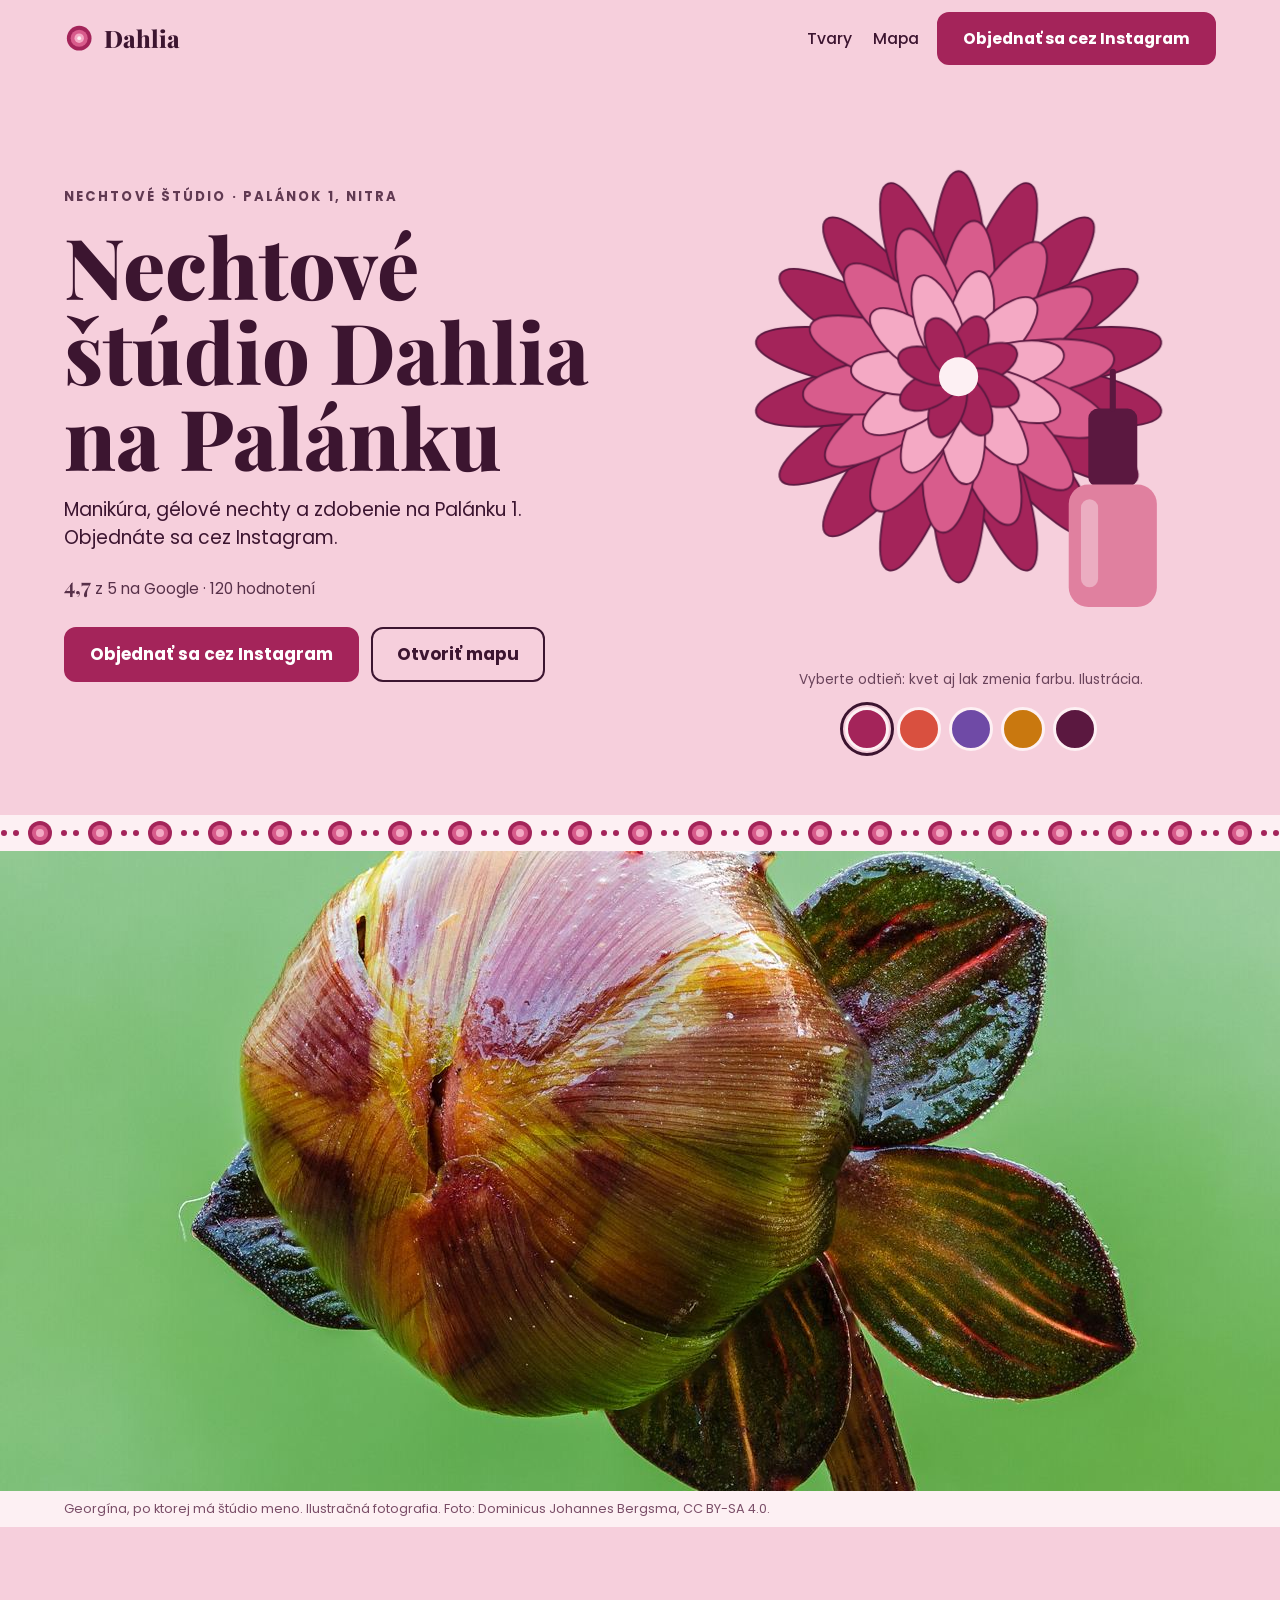
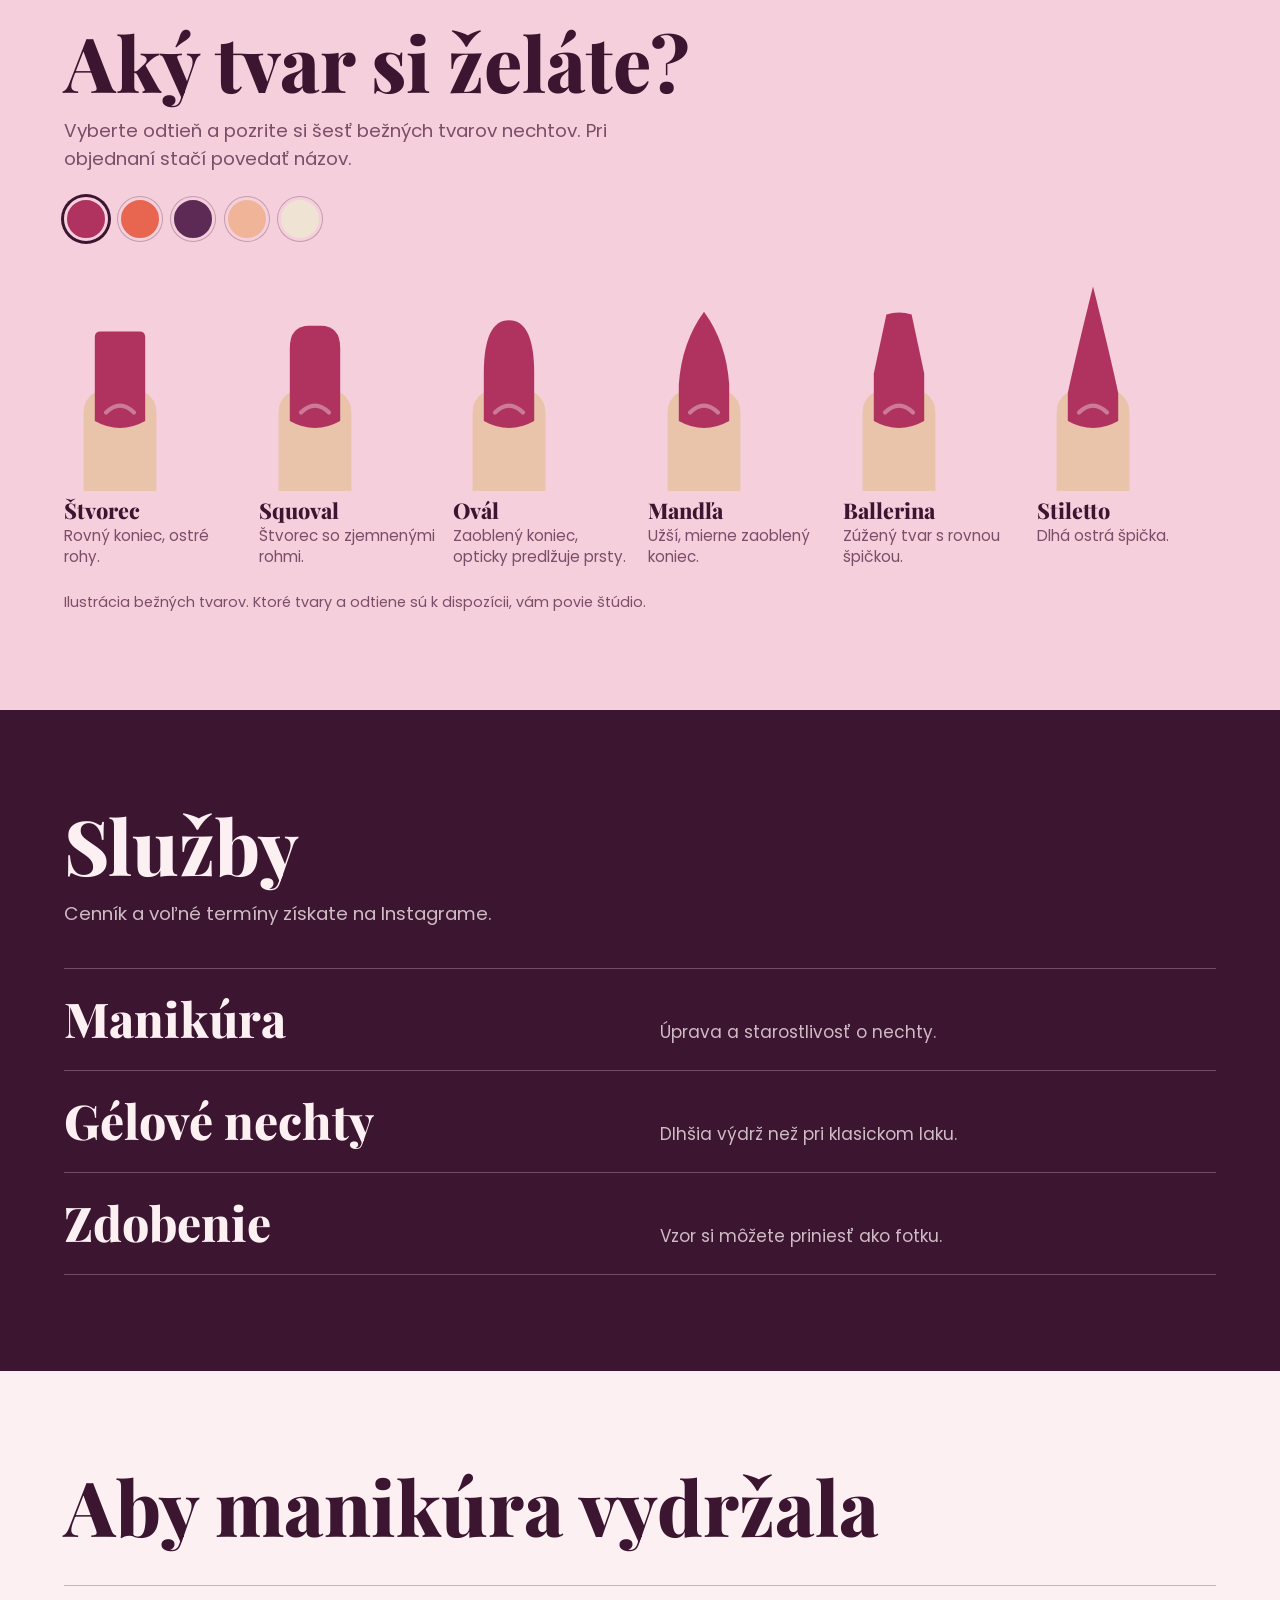
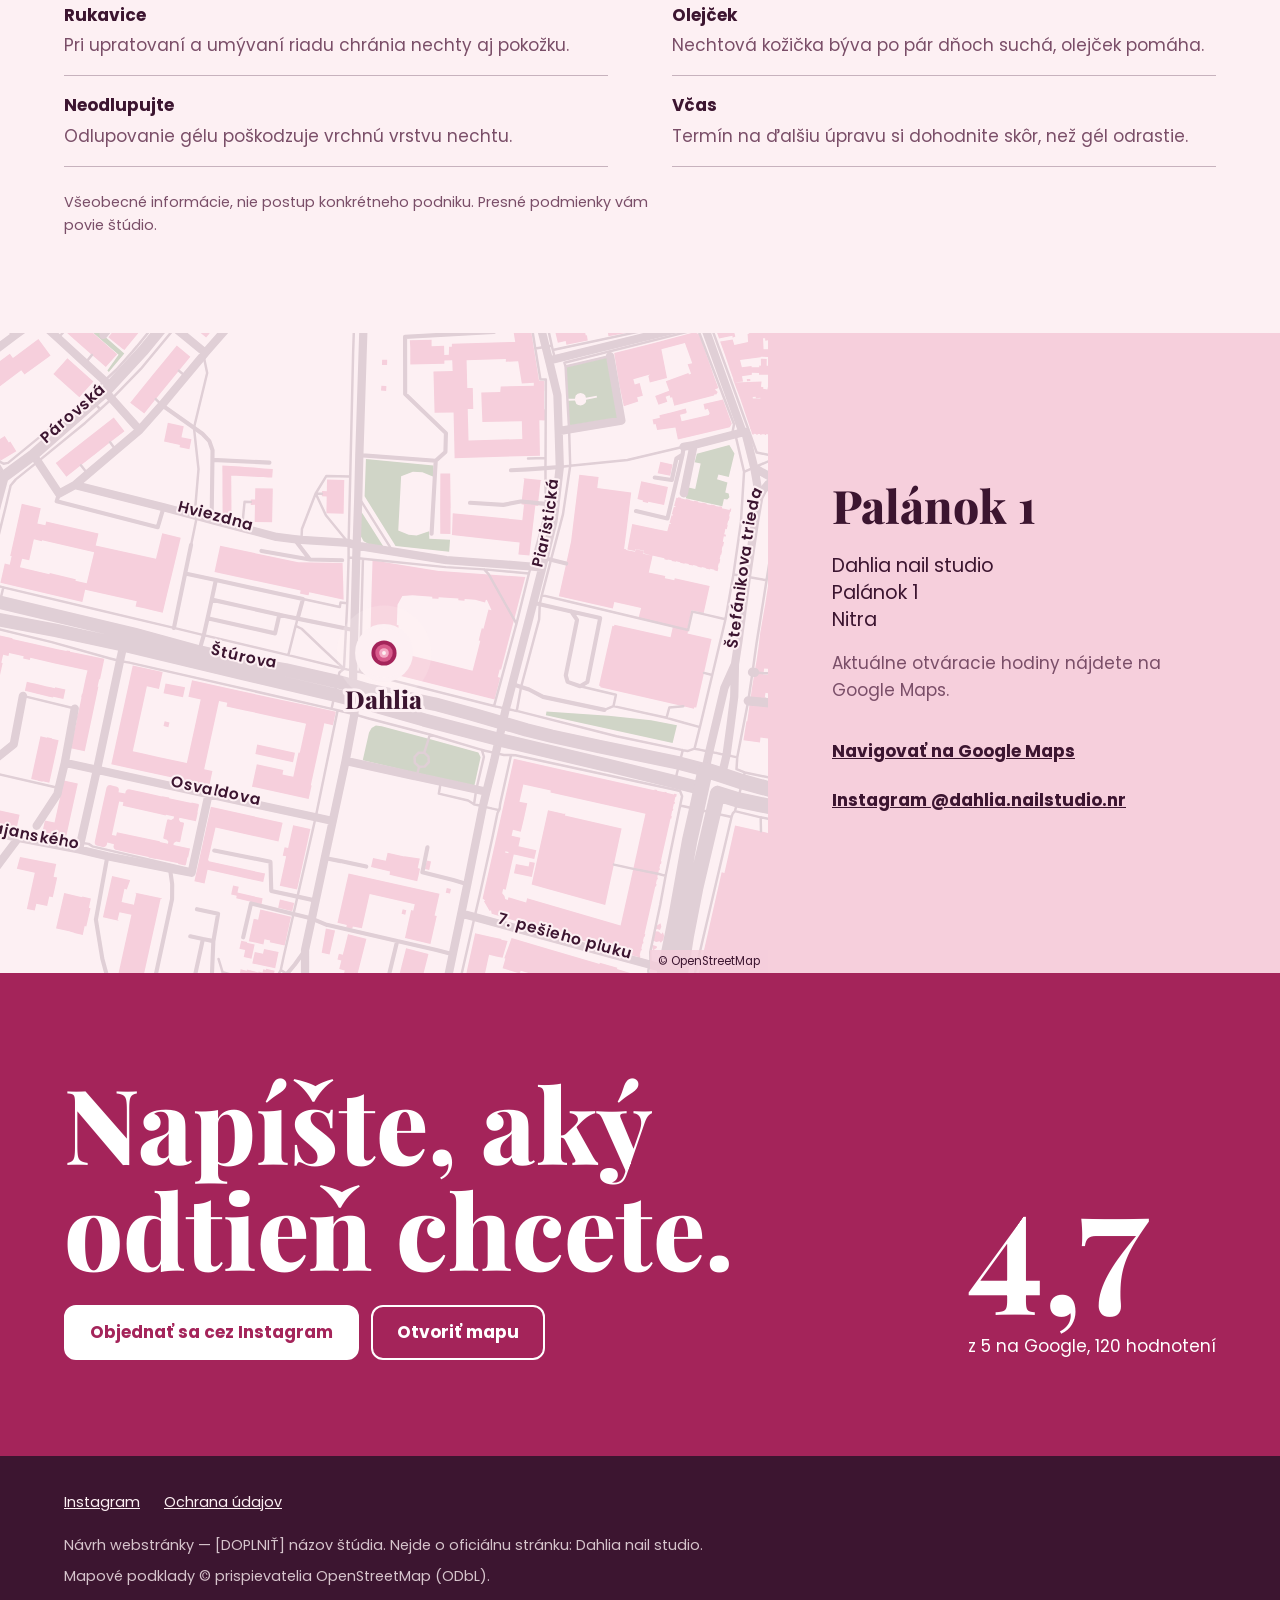
<file: index.html>
<!doctype html>
<html lang="sk">
<head>
  <meta charset="utf-8">
  <meta name="viewport" content="width=device-width, initial-scale=1">
  <title>Dahlia nail studio Nitra | Nechtové štúdio na Palánku</title>
  <meta name="description" content="Dahlia nail studio na Palánku 1 v Nitre: manikúra, gélové nechty a zdobenie. Hodnotenie 4,7 z 5, objednanie cez Instagram.">
  <meta name="theme-color" content="#f6cfdc">
  <meta property="og:type" content="website">
  <meta property="og:locale" content="sk_SK">
  <meta property="og:title" content="Dahlia nail studio Nitra | Nechtové štúdio na Palánku">
  <meta property="og:description" content="Nechtové štúdio na Palánku 1 v Nitre.">
  <meta property="og:image" content="assets/og.jpg">
  <meta property="og:image:width" content="1200">
  <meta property="og:image:height" content="630">
  <meta property="og:image:alt" content="Veľký kvet georgíny z ružových a purpurových lupienkov a fľaštička laku na nechty">
  <link rel="icon" href="assets/favicon.svg" type="image/svg+xml">
  <link rel="preconnect" href="https://fonts.googleapis.com">
  <link rel="preconnect" href="https://fonts.gstatic.com" crossorigin>
  <link href="https://fonts.googleapis.com/css2?family=Playfair+Display:wght@700;800&family=Poppins:wght@400;500;600&display=swap" rel="stylesheet">
  <link rel="stylesheet" href="style.css">
  <script defer src="idea.js"></script>
  <script defer src="site.js"></script>
  <script type="application/ld+json">
{
  "@context": "https://schema.org",
  "@type": "NailSalon",
  "name": "Dahlia nail studio",
  "address": {
    "@type": "PostalAddress",
    "streetAddress": "Palánok 1",
    "addressLocality": "Nitra",
    "addressCountry": "SK"
  },
  "sameAs": [
    "https://www.instagram.com/dahlia.nailstudio.nr/"
  ]
}
  </script>
</head>
<body>
  <a class="skip-link" href="#ponuka">Preskočiť na obsah</a>

  <header class="topbar">
    <a class="brand" href="#top" aria-label="Dahlia nail studio, začiatok stránky"><svg class="brand-mark" viewBox="0 0 32 32" aria-hidden="true" focusable="false"><circle cx="16" cy="16" r="13" fill="#a4245a"/><circle cx="16" cy="16" r="9" fill="#d85c8c"/><circle cx="16" cy="16" r="5" fill="#f4a9c4"/><circle cx="16" cy="16" r="2" fill="#fdf0f3"/></svg><span>Dahlia</span></a>
    <nav class="topbar-nav" aria-label="Hlavná navigácia">
      <a href="#ponuka">Tvary</a>
      <a href="#hodiny">Mapa</a>
      <a class="button topbar-cta" href="https://www.instagram.com/dahlia.nailstudio.nr/" rel="noopener">Objednať sa cez Instagram</a>
    </nav>
  </header>

  <main id="top">
    <section class="hero hero--split">

      <div class="hero-copy">
        <p class="hero-kicker">Nechtové štúdio · Palánok 1, Nitra</p>
        <h1>Nechtové štúdio Dahlia na Palánku</h1>
        <p class="hero-lede">Manikúra, gélové nechty a zdobenie na Palánku 1. Objednáte sa cez Instagram.</p>
        <p class="hero-rating"><strong>4,7</strong> z 5 na Google · 120 hodnotení</p>
        <div class="actions">
          <a class="button" href="https://www.instagram.com/dahlia.nailstudio.nr/" rel="noopener">Objednať sa cez Instagram</a>
          <a class="button button-ghost" href="https://www.google.com/maps/search/?api=1&amp;query=Dahlia%20nail%20studio%20Pal%C3%A1nok%201%20Nitra" rel="noopener">Otvoriť mapu</a>
        </div>
      </div>
      <div class="hero-art">
        <svg class="art dahlia" viewBox="0 0 400 420" role="img" aria-label="Veľký kvet georgíny z ružových a purpurových lupienkov a fľaštička laku na nechty">
<g class="ring" style="--r:0"><ellipse class="fa1" cx="190" cy="116" rx="22" ry="84" transform="rotate(0.0 190 200)" stroke="var(--art-5)" stroke-width="1.5"/><ellipse class="fa1" cx="190" cy="116" rx="22" ry="84" transform="rotate(20.0 190 200)" stroke="var(--art-5)" stroke-width="1.5"/><ellipse class="fa1" cx="190" cy="116" rx="22" ry="84" transform="rotate(40.0 190 200)" stroke="var(--art-5)" stroke-width="1.5"/><ellipse class="fa1" cx="190" cy="116" rx="22" ry="84" transform="rotate(60.0 190 200)" stroke="var(--art-5)" stroke-width="1.5"/><ellipse class="fa1" cx="190" cy="116" rx="22" ry="84" transform="rotate(80.0 190 200)" stroke="var(--art-5)" stroke-width="1.5"/><ellipse class="fa1" cx="190" cy="116" rx="22" ry="84" transform="rotate(100.0 190 200)" stroke="var(--art-5)" stroke-width="1.5"/><ellipse class="fa1" cx="190" cy="116" rx="22" ry="84" transform="rotate(120.0 190 200)" stroke="var(--art-5)" stroke-width="1.5"/><ellipse class="fa1" cx="190" cy="116" rx="22" ry="84" transform="rotate(140.0 190 200)" stroke="var(--art-5)" stroke-width="1.5"/><ellipse class="fa1" cx="190" cy="116" rx="22" ry="84" transform="rotate(160.0 190 200)" stroke="var(--art-5)" stroke-width="1.5"/><ellipse class="fa1" cx="190" cy="116" rx="22" ry="84" transform="rotate(180.0 190 200)" stroke="var(--art-5)" stroke-width="1.5"/><ellipse class="fa1" cx="190" cy="116" rx="22" ry="84" transform="rotate(200.0 190 200)" stroke="var(--art-5)" stroke-width="1.5"/><ellipse class="fa1" cx="190" cy="116" rx="22" ry="84" transform="rotate(220.0 190 200)" stroke="var(--art-5)" stroke-width="1.5"/><ellipse class="fa1" cx="190" cy="116" rx="22" ry="84" transform="rotate(240.0 190 200)" stroke="var(--art-5)" stroke-width="1.5"/><ellipse class="fa1" cx="190" cy="116" rx="22" ry="84" transform="rotate(260.0 190 200)" stroke="var(--art-5)" stroke-width="1.5"/><ellipse class="fa1" cx="190" cy="116" rx="22" ry="84" transform="rotate(280.0 190 200)" stroke="var(--art-5)" stroke-width="1.5"/><ellipse class="fa1" cx="190" cy="116" rx="22" ry="84" transform="rotate(300.0 190 200)" stroke="var(--art-5)" stroke-width="1.5"/><ellipse class="fa1" cx="190" cy="116" rx="22" ry="84" transform="rotate(320.0 190 200)" stroke="var(--art-5)" stroke-width="1.5"/><ellipse class="fa1" cx="190" cy="116" rx="22" ry="84" transform="rotate(340.0 190 200)" stroke="var(--art-5)" stroke-width="1.5"/></g><g class="ring" style="--r:1"><ellipse class="fa2" cx="190" cy="136" rx="22" ry="64" transform="rotate(6.0 190 200)" stroke="var(--art-5)" stroke-width="1.5"/><ellipse class="fa2" cx="190" cy="136" rx="22" ry="64" transform="rotate(31.7 190 200)" stroke="var(--art-5)" stroke-width="1.5"/><ellipse class="fa2" cx="190" cy="136" rx="22" ry="64" transform="rotate(57.4 190 200)" stroke="var(--art-5)" stroke-width="1.5"/><ellipse class="fa2" cx="190" cy="136" rx="22" ry="64" transform="rotate(83.1 190 200)" stroke="var(--art-5)" stroke-width="1.5"/><ellipse class="fa2" cx="190" cy="136" rx="22" ry="64" transform="rotate(108.9 190 200)" stroke="var(--art-5)" stroke-width="1.5"/><ellipse class="fa2" cx="190" cy="136" rx="22" ry="64" transform="rotate(134.6 190 200)" stroke="var(--art-5)" stroke-width="1.5"/><ellipse class="fa2" cx="190" cy="136" rx="22" ry="64" transform="rotate(160.3 190 200)" stroke="var(--art-5)" stroke-width="1.5"/><ellipse class="fa2" cx="190" cy="136" rx="22" ry="64" transform="rotate(186.0 190 200)" stroke="var(--art-5)" stroke-width="1.5"/><ellipse class="fa2" cx="190" cy="136" rx="22" ry="64" transform="rotate(211.7 190 200)" stroke="var(--art-5)" stroke-width="1.5"/><ellipse class="fa2" cx="190" cy="136" rx="22" ry="64" transform="rotate(237.4 190 200)" stroke="var(--art-5)" stroke-width="1.5"/><ellipse class="fa2" cx="190" cy="136" rx="22" ry="64" transform="rotate(263.1 190 200)" stroke="var(--art-5)" stroke-width="1.5"/><ellipse class="fa2" cx="190" cy="136" rx="22" ry="64" transform="rotate(288.9 190 200)" stroke="var(--art-5)" stroke-width="1.5"/><ellipse class="fa2" cx="190" cy="136" rx="22" ry="64" transform="rotate(314.6 190 200)" stroke="var(--art-5)" stroke-width="1.5"/><ellipse class="fa2" cx="190" cy="136" rx="22" ry="64" transform="rotate(340.3 190 200)" stroke="var(--art-5)" stroke-width="1.5"/></g><g class="ring" style="--r:2"><ellipse class="fa3" cx="190" cy="156" rx="18" ry="44" transform="rotate(12.0 190 200)" stroke="var(--art-5)" stroke-width="1.5"/><ellipse class="fa3" cx="190" cy="156" rx="18" ry="44" transform="rotate(44.7 190 200)" stroke="var(--art-5)" stroke-width="1.5"/><ellipse class="fa3" cx="190" cy="156" rx="18" ry="44" transform="rotate(77.5 190 200)" stroke="var(--art-5)" stroke-width="1.5"/><ellipse class="fa3" cx="190" cy="156" rx="18" ry="44" transform="rotate(110.2 190 200)" stroke="var(--art-5)" stroke-width="1.5"/><ellipse class="fa3" cx="190" cy="156" rx="18" ry="44" transform="rotate(142.9 190 200)" stroke="var(--art-5)" stroke-width="1.5"/><ellipse class="fa3" cx="190" cy="156" rx="18" ry="44" transform="rotate(175.6 190 200)" stroke="var(--art-5)" stroke-width="1.5"/><ellipse class="fa3" cx="190" cy="156" rx="18" ry="44" transform="rotate(208.4 190 200)" stroke="var(--art-5)" stroke-width="1.5"/><ellipse class="fa3" cx="190" cy="156" rx="18" ry="44" transform="rotate(241.1 190 200)" stroke="var(--art-5)" stroke-width="1.5"/><ellipse class="fa3" cx="190" cy="156" rx="18" ry="44" transform="rotate(273.8 190 200)" stroke="var(--art-5)" stroke-width="1.5"/><ellipse class="fa3" cx="190" cy="156" rx="18" ry="44" transform="rotate(306.5 190 200)" stroke="var(--art-5)" stroke-width="1.5"/><ellipse class="fa3" cx="190" cy="156" rx="18" ry="44" transform="rotate(339.3 190 200)" stroke="var(--art-5)" stroke-width="1.5"/></g><g class="ring" style="--r:3"><ellipse class="fa1" cx="190" cy="174" rx="14" ry="26" transform="rotate(20.0 190 200)" stroke="var(--art-5)" stroke-width="1.5"/><ellipse class="fa1" cx="190" cy="174" rx="14" ry="26" transform="rotate(65.0 190 200)" stroke="var(--art-5)" stroke-width="1.5"/><ellipse class="fa1" cx="190" cy="174" rx="14" ry="26" transform="rotate(110.0 190 200)" stroke="var(--art-5)" stroke-width="1.5"/><ellipse class="fa1" cx="190" cy="174" rx="14" ry="26" transform="rotate(155.0 190 200)" stroke="var(--art-5)" stroke-width="1.5"/><ellipse class="fa1" cx="190" cy="174" rx="14" ry="26" transform="rotate(200.0 190 200)" stroke="var(--art-5)" stroke-width="1.5"/><ellipse class="fa1" cx="190" cy="174" rx="14" ry="26" transform="rotate(245.0 190 200)" stroke="var(--art-5)" stroke-width="1.5"/><ellipse class="fa1" cx="190" cy="174" rx="14" ry="26" transform="rotate(290.0 190 200)" stroke="var(--art-5)" stroke-width="1.5"/><ellipse class="fa1" cx="190" cy="174" rx="14" ry="26" transform="rotate(335.0 190 200)" stroke="var(--art-5)" stroke-width="1.5"/></g>
<circle class="fa4" cx="190" cy="200" r="16"/>
<rect class="fa5" x="296" y="226" width="40" height="64" rx="8"/>
<rect class="fa6" x="280" y="288" width="72" height="100" rx="16"/>
<rect x="290" y="300" width="14" height="72" rx="7" fill="#fff" opacity=".35"/>
<path class="sa5" d="M316 226 V196" stroke-width="5"/>
        </svg>
<p class="idea-hint">Vyberte odtieň: kvet aj lak zmenia farbu. Ilustrácia.</p>
<div class="controls" role="group" aria-label="Odtieň"><button class="swatch" type="button" data-shade="0" aria-pressed="true" aria-label="Magenta" style="--shade:#a4245a"></button><button class="swatch" type="button" data-shade="1" aria-pressed="false" aria-label="Koralová" style="--shade:#d9503f"></button><button class="swatch" type="button" data-shade="2" aria-pressed="false" aria-label="Fialová" style="--shade:#6f4aa6"></button><button class="swatch" type="button" data-shade="3" aria-pressed="false" aria-label="Zlatá" style="--shade:#c9780f"></button><button class="swatch" type="button" data-shade="4" aria-pressed="false" aria-label="Slivková" style="--shade:#5b1840"></button></div>
      </div>
    </section>

    <div class="divider" aria-hidden="true"></div>

    <section class="block tone-base ">
      <figure class="photo-band">
        <img src="assets/photos/georgina.jpg" width="1280" height="1280" alt="Puk oranžovej georginy na svetlozelenom pozadí" loading="lazy">
        <figcaption>Georgína, po ktorej má štúdio meno. Ilustračná fotografia. Foto: Dominicus Johannes Bergsma, CC BY-SA 4.0.</figcaption>
      </figure>
    </section>

    <section class="block tone-alt " id="ponuka">
      <div class="block-inner">
        <h2 class="block-title">Aký tvar si želáte?</h2><p class="block-lead">Vyberte odtieň a pozrite si šesť bežných tvarov nechtov. Pri objednaní stačí povedať názov.</p>
        <div class="nail-swatches" role="group" aria-label="Odtiene laku"><button class="nail-swatch" type="button" style="--shade:#b0335f" data-shade="#b0335f" aria-label="Odtieň malinová" aria-pressed="true"></button><button class="nail-swatch" type="button" style="--shade:#e8664f" data-shade="#e8664f" aria-label="Odtieň koralová" aria-pressed="false"></button><button class="nail-swatch" type="button" style="--shade:#5d2a55" data-shade="#5d2a55" aria-label="Odtieň slivková" aria-pressed="false"></button><button class="nail-swatch" type="button" style="--shade:#f0b498" data-shade="#f0b498" aria-label="Odtieň broskyňová" aria-pressed="false"></button><button class="nail-swatch" type="button" style="--shade:#efe3d3" data-shade="#efe3d3" aria-label="Odtieň krémová" aria-pressed="false"></button></div>
        <ul class="nails"><li class="nail"><svg viewBox="0 -18 80 150" aria-hidden="true" focusable="false"><path d="M14 134 V76 Q14 58 40 58 Q66 58 66 76 V134Z" fill="#e9c4ab"/><path class="nail-tip" d="M22 82 V22 Q22 18 26 18 H54 Q58 18 58 22 V82 Q40 92 22 82Z"/><path d="M30 76 Q40 66 50 76" fill="none" stroke="#fff" stroke-opacity=".35" stroke-width="3" stroke-linecap="round"/></svg><h3>Štvorec</h3><p>Rovný koniec, ostré rohy.</p></li><li class="nail"><svg viewBox="0 -18 80 150" aria-hidden="true" focusable="false"><path d="M14 134 V76 Q14 58 40 58 Q66 58 66 76 V134Z" fill="#e9c4ab"/><path class="nail-tip" d="M22 82 V30 Q22 14 36 14 H44 Q58 14 58 30 V82 Q40 92 22 82Z"/><path d="M30 76 Q40 66 50 76" fill="none" stroke="#fff" stroke-opacity=".35" stroke-width="3" stroke-linecap="round"/></svg><h3>Squoval</h3><p>Štvorec so zjemnenými rohmi.</p></li><li class="nail"><svg viewBox="0 -18 80 150" aria-hidden="true" focusable="false"><path d="M14 134 V76 Q14 58 40 58 Q66 58 66 76 V134Z" fill="#e9c4ab"/><path class="nail-tip" d="M22 82 V48 Q22 10 40 10 Q58 10 58 48 V82 Q40 92 22 82Z"/><path d="M30 76 Q40 66 50 76" fill="none" stroke="#fff" stroke-opacity=".35" stroke-width="3" stroke-linecap="round"/></svg><h3>Ovál</h3><p>Zaoblený koniec, opticky predlžuje prsty.</p></li><li class="nail"><svg viewBox="0 -18 80 150" aria-hidden="true" focusable="false"><path d="M14 134 V76 Q14 58 40 58 Q66 58 66 76 V134Z" fill="#e9c4ab"/><path class="nail-tip" d="M22 82 V56 Q24 26 40 4 Q56 26 58 56 V82 Q40 92 22 82Z"/><path d="M30 76 Q40 66 50 76" fill="none" stroke="#fff" stroke-opacity=".35" stroke-width="3" stroke-linecap="round"/></svg><h3>Mandľa</h3><p>Užší, mierne zaoblený koniec.</p></li><li class="nail"><svg viewBox="0 -18 80 150" aria-hidden="true" focusable="false"><path d="M14 134 V76 Q14 58 40 58 Q66 58 66 76 V134Z" fill="#e9c4ab"/><path class="nail-tip" d="M22 82 V48 L31 6 Q40 3 49 6 L58 48 V82 Q40 92 22 82Z"/><path d="M30 76 Q40 66 50 76" fill="none" stroke="#fff" stroke-opacity=".35" stroke-width="3" stroke-linecap="round"/></svg><h3>Ballerina</h3><p>Zúžený tvar s rovnou špičkou.</p></li><li class="nail"><svg viewBox="0 -18 80 150" aria-hidden="true" focusable="false"><path d="M14 134 V76 Q14 58 40 58 Q66 58 66 76 V134Z" fill="#e9c4ab"/><path class="nail-tip" d="M22 82 V62 Q28 34 40 -14 Q52 34 58 62 V82 Q40 92 22 82Z"/><path d="M30 76 Q40 66 50 76" fill="none" stroke="#fff" stroke-opacity=".35" stroke-width="3" stroke-linecap="round"/></svg><h3>Stiletto</h3><p>Dlhá ostrá špička.</p></li></ul>
        <p class="block-note">Ilustrácia bežných tvarov. Ktoré tvary a odtiene sú k dispozícii, vám povie štúdio.</p>
      </div>
    </section>

    <section class="block tone-ink ">
      <div class="block-inner">
        <h2 class="block-title">Služby</h2><p class="block-lead">Cenník a voľné termíny získate na Instagrame.</p>
        <ul class="rows"><li class="row"><h3 class="row-name">Manikúra</h3><p class="row-text">Úprava a starostlivosť o nechty.</p></li><li class="row"><h3 class="row-name">Gélové nechty</h3><p class="row-text">Dlhšia výdrž než pri klasickom laku.</p></li><li class="row"><h3 class="row-name">Zdobenie</h3><p class="row-text">Vzor si môžete priniesť ako fotku.</p></li></ul>
        
      </div>
    </section>

    <section class="block tone-base ">
      <div class="block-inner">
        <h2 class="block-title">Aby manikúra vydržala</h2>
        <ul class="notes"><li class="note"><span class="note-title">Rukavice</span><p class="note-text">Pri upratovaní a umývaní riadu chránia nechty aj pokožku.</p></li><li class="note"><span class="note-title">Olejček</span><p class="note-text">Nechtová kožička býva po pár dňoch suchá, olejček pomáha.</p></li><li class="note"><span class="note-title">Neodlupujte</span><p class="note-text">Odlupovanie gélu poškodzuje vrchnú vrstvu nechtu.</p></li><li class="note"><span class="note-title">Včas</span><p class="note-text">Termín na ďalšiu úpravu si dohodnite skôr, než gél odrastie.</p></li></ul>
        <p class="block-note">Všeobecné informácie, nie postup konkrétneho podniku. Presné podmienky vám povie štúdio.</p>
      </div>
    </section>

    <section class="block tone-alt " id="hodiny">
      <div class="place-grid">
        <div class="place-map"><svg class="street-map" viewBox="0 0 960 620" role="img" aria-label="Mapa okolia: Dahlia nail studio" preserveAspectRatio="xMidYMid slice">
  <rect width="960" height="620" fill="var(--bg)"/>
  <path d="M459.4 414.0L465.5 387.1L468.0 382.6L472.1 380.3L477.7 380.9L518.7 391.8L523.2 393.1L571.4 406.4L573.6 411.0L567.6 438.3L511.1 425.9L459.4 414.0ZM655.9 32.5L699.0 22.3L710.0 84.9L659.3 93.4L658.3 65.7L665.0 65.4L666.4 68.7L668.2 69.7L670.5 70.3L672.9 69.6L675.1 67.9L675.8 66.4L675.7 64.6L686.4 62.6L686.0 60.8L675.6 62.7L674.9 60.2L673.1 58.8L670.4 58.2L667.7 58.9L665.7 60.5L665.0 63.6L658.2 63.8L655.9 32.5ZM814.5 108.6L819.5 116.8L814.0 139.5L804.0 137.1L802.6 141.8L812.7 144.8L810.6 154.5L813.9 155.4L814.6 159.1L812.5 161.3L809.3 160.8L807.7 167.9L772.3 160.2L774.9 149.7L781.5 151.2L786.8 126.5L781.0 125.1L783.1 116.9L814.5 108.6ZM759.6 397.3L763.8 380.1L738.8 375.1L697.6 370.7L637.4 366.6L636.8 370.4L759.6 397.3ZM462.5 122.1L461.2 158.2L491.2 206.3L543.1 211.9L544.0 200.2L523.9 199.2L523.7 192.0L511.6 196.2L503.9 195.5L493.8 191.3L496.6 138.7L508.0 134.3L517.2 134.9L527.9 139.2L527.9 128.4L462.5 122.1ZM526.5 -25.7L519.0 -24.4L464.8 -18.0L466.3 -5.7L528.0 -13.5L526.5 -25.7ZM223.0 -101.4L206.2 -78.9L264.1 -29.1L253.2 -13.9L254.6 -12.3L269.6 -30.3L250.5 -47.1L247.0 -50.5L261.2 -67.0L223.0 -101.4ZM181.8 -51.2L165.0 -28.7L222.9 21.0L212.0 36.3L213.4 37.9L228.4 19.9L209.3 3.1L205.8 -0.3L220.0 -16.8L181.8 -51.2ZM479.3 206.7L465.2 204.5L460.3 201.7L457.3 196.5L457.6 172.5L479.3 206.7Z" fill="color-mix(in srgb, #4f8a4a 26%, var(--bg))"/>
  
  <path d="M-2.7 700.9L6.8 687.9L18.4 672.0L30.9 655.0L37.5 646.0L34.9 644.1L43.3 632.7L56.6 614.5L69.9 596.3L75.3 588.9L86.6 597.2L46.3 652.2L48.8 654.0L8.5 709.1L-2.7 700.9ZM65.7 92.6L72.6 108.1L59.7 113.9L52.8 98.4L65.7 92.6ZM706.6 -41.7L696.6 -39.3L696.1 -41.2L684.7 -38.4L682.7 -46.2L718.1 -55.2L720.5 -45.3L706.6 -41.7ZM-60.0 -1.4L-63.6 -10.4L-54.3 -13.9L-50.4 -5.2L-60.0 -1.4ZM159.6 352.3L159.4 353.2L155.5 352.3L157.4 343.3L161.2 344.2L159.6 352.3ZM1122.6 40.2L1087.7 33.2L1085.2 46.1L1050.3 38.8L1046.0 37.8L1044.4 46.3L1041.8 59.3L1059.4 63.1L1056.7 74.0L1039.3 70.4L1039.0 71.5L1017.6 67.0L1021.2 49.9L1022.0 46.3L1026.4 25.0L1024.3 24.5L1028.7 3.1L1088.5 15.0L1088.8 13.6L1113.9 18.8L1124.0 20.7L1126.5 21.3L1122.6 40.2ZM892.5 326.7L870.0 325.8L869.2 325.7L869.2 318.1L892.8 318.5L892.5 326.7ZM836.3 38.5L836.4 40.4L826.8 41.8L827.8 46.9L819.2 48.0L818.2 45.1L818.5 44.8L815.0 35.1L826.7 33.3L836.1 31.9L836.1 33.2L836.3 38.5ZM899.5 341.7L898.9 348.8L891.8 348.2L892.7 341.4L899.5 341.7ZM757.3 138.2L745.1 135.8L747.7 124.7L759.6 127.4L757.3 138.2ZM147.8 350.4L143.8 349.5L145.7 340.4L149.6 341.5L147.8 350.4ZM850.7 31.7L845.2 31.7L845.1 25.0L850.8 25.1L850.7 31.7ZM889.4 386.0L870.7 382.5L870.2 382.6L868.3 382.2L870.6 362.5L892.0 366.1L889.4 386.0ZM390.0 565.4L383.8 593.3L369.3 590.2L369.8 588.4L364.2 587.4L363.2 592.3L349.0 589.2L353.8 567.4L358.1 568.3L360.2 558.4L390.0 565.4ZM879.2 -49.6L839.0 -50.3L839.0 -48.6L838.1 -48.6L837.3 -45.9L837.5 -44.3L832.5 -44.2L822.7 -41.4L822.0 -45.6L821.1 -52.7L828.1 -53.2L827.9 -56.7L842.9 -57.5L852.9 -57.7L855.6 -57.9L860.5 -58.2L869.4 -57.7L872.4 -57.5L878.3 -57.3L900.6 -55.5L895.2 -39.3L877.9 -42.3L879.2 -49.6ZM276.0 -72.9L291.3 -60.2L270.3 -34.2L254.7 -47.0L276.0 -72.9ZM994.1 47.0L990.3 46.3L993.0 33.5L996.5 34.2L994.1 47.0ZM867.6 316.1L867.7 312.8L863.7 312.6L863.8 311.5L862.3 311.3L861.5 318.1L841.0 316.7L842.9 303.4L851.5 304.4L857.3 305.0L858.5 305.0L877.6 306.2L877.2 316.5L867.6 316.1ZM1023.8 196.0L1016.2 194.8L1016.0 196.4L1008.6 195.1L1008.9 193.6L1001.1 192.2L1000.8 193.8L992.1 192.3L994.7 176.3L995.4 176.4L995.1 177.8L998.8 178.6L999.4 174.8L1046.6 182.7L1046.2 184.8L1051.3 185.6L1050.6 190.3L1056.0 191.2L1055.2 195.4L1053.5 195.2L1052.4 200.9L1046.4 199.9L1046.2 201.3L1023.6 197.6L1023.8 196.0ZM747.4 578.3L744.6 577.3L743.3 577.6L744.0 574.2L747.9 571.7L748.7 575.2L747.4 578.3ZM693.3 -16.1L694.1 -11.2L685.6 -9.5L684.8 -13.9L693.3 -16.1ZM911.1 319.2L910.5 327.4L898.0 326.9L892.5 326.7L892.8 318.5L911.1 319.2ZM915.3 87.5L944.8 91.5L943.4 100.7L914.0 96.7L915.3 87.5ZM362.9 139.5L358.6 139.4L358.8 130.7L363.3 131.2L362.9 139.5ZM894.8 415.4L881.0 412.1L882.7 403.4L907.3 409.2L917.4 410.6L916.2 419.6L894.8 415.4ZM981.2 114.3L978.3 130.9L955.4 126.9L957.5 111.1L964.1 112.1L964.6 112.1L981.2 114.3ZM937.5 344.7L935.7 359.2L942.6 360.6L941.4 369.0L926.7 365.3L929.0 351.9L929.7 341.1L933.7 341.3L937.9 341.5L937.5 344.7ZM879.3 -60.6L878.3 -57.3L872.4 -57.5L873.1 -61.8L879.3 -60.6ZM742.8 579.6L746.0 579.8L748.6 582.1L750.2 580.5L751.3 584.0L750.7 587.9L748.2 590.8L747.0 589.3L743.7 590.0L740.8 588.8L742.8 579.6ZM1015.2 399.9L1009.4 413.0L996.0 406.9L1001.8 393.8L1015.2 399.9ZM-45.9 -25.3L-42.9 -20.1L-51.4 -16.3L-54.3 -21.7L-45.9 -25.3ZM1071.4 -2.6L1009.4 -15.5L1017.2 -54.6L1079.5 -42.1L1071.4 -2.6ZM930.2 13.9L914.5 10.3L913.7 13.2L917.2 14.3L916.5 16.7L918.3 17.2L917.7 19.4L897.4 15.5L902.9 -1.1L908.8 0.1L930.2 5.3L932.3 5.9L930.2 13.9ZM967.1 363.2L964.4 369.8L962.3 374.8L949.7 369.5L954.2 357.9L967.1 363.2ZM889.8 178.1L896.5 178.9L895.5 187.0L888.8 186.2L889.8 178.1ZM-39.7 46.7L-41.4 42.4L-32.7 39.1L-30.9 43.4L-39.7 46.7ZM882.7 231.2L884.8 218.5L913.2 222.9L914.0 217.6L923.4 219.1L922.6 224.4L923.7 224.6L918.9 254.6L880.0 248.3L880.3 246.2L882.7 231.2ZM340.1 622.2L341.1 616.3L347.1 617.7L347.2 616.7L358.3 619.4L358.5 618.5L362.3 619.4L363.1 616.3L365.5 617.0L365.7 615.9L374.1 617.8L371.5 628.7L370.5 629.1L340.1 622.2ZM822.0 -45.6L820.1 -45.2L819.7 -48.4L804.0 -47.0L806.8 -36.8L791.2 -32.5L786.3 -51.2L804.7 -55.0L807.8 -55.3L820.7 -56.3L821.1 -52.7L822.0 -45.6ZM143.8 349.5L140.0 348.4L141.7 339.5L145.7 340.4L143.8 349.5ZM-8.4 652.5L-10.9 655.9L-18.1 651.0L-15.7 647.6L-8.4 652.5ZM845.9 -13.8L840.0 -13.6L840.0 -15.2L840.4 -15.3L840.1 -20.9L840.9 -21.0L845.5 -21.1L845.9 -13.8ZM938.6 377.4L945.5 380.1L939.4 394.0L936.2 393.2L933.2 399.7L920.1 397.5L919.9 398.2L915.2 397.2L916.5 392.5L917.4 387.8L917.0 387.7L920.3 370.9L934.1 374.8L933.5 377.1L936.8 377.9L937.1 377.0L938.2 377.1L938.6 377.4ZM879.3 -60.6L882.1 -69.5L867.7 -69.5L872.3 -83.4L873.2 -83.4L873.2 -83.1L909.2 -82.2L909.5 -81.7L900.6 -55.5L878.3 -57.3L879.3 -60.6ZM807.1 -72.4L813.3 -73.2L814.8 -55.9L807.8 -55.3L807.6 -58.1L807.2 -58.4L806.5 -70.8L807.3 -70.9L807.1 -72.4ZM742.0 -50.3L740.3 -58.0L755.0 -61.4L753.4 -69.5L739.6 -66.5L738.2 -74.1L749.2 -76.5L762.9 -79.2L767.7 -56.5L742.0 -50.3ZM-36.1 55.8L-38.0 51.0L-29.2 47.9L-27.3 52.7L-36.1 55.8ZM151.7 351.3L147.8 350.4L149.6 341.5L153.5 342.4L151.7 351.3ZM542.8 21.0L543.0 13.2L545.7 13.2L545.7 21.2L542.8 21.0ZM861.1 23.5L845.0 23.0L844.9 15.7L847.7 15.7L858.1 16.0L876.6 17.2L872.8 33.8L859.1 32.2L861.1 23.5ZM497.0 562.7L498.1 558.2L501.6 559.1L500.6 563.5L497.0 562.7ZM831.6 46.7L831.5 44.6L834.8 44.5L834.9 46.4L831.6 46.7ZM58.4 156.8L47.2 161.9L44.3 155.6L55.3 150.3L58.4 156.8ZM323.6 161.1L323.5 156.3L332.1 156.8L332.2 161.4L323.6 161.1ZM685.6 -9.5L694.1 -11.2L694.9 -6.6L686.4 -5.0L685.6 -9.5ZM682.8 -35.5L683.9 -35.8L688.2 -18.1L679.3 -16.9L675.6 -34.2L682.8 -35.5ZM902.8 174.1L883.6 172.1L883.6 171.0L879.3 170.7L878.3 176.8L889.8 178.1L888.8 186.2L881.3 185.3L861.6 182.9L865.4 162.0L903.9 165.5L902.8 174.1ZM137.8 338.7L136.0 347.5L132.1 346.6L134.0 337.8L137.8 338.7ZM948.5 38.7L950.5 28.9L959.7 30.7L957.9 40.3L948.5 38.7ZM336.7 138.3L332.0 138.2L332.0 133.6L331.9 128.8L336.4 129.1L336.7 138.3ZM629.9 -71.1L643.3 -74.0L648.9 -49.7L635.3 -47.1L629.9 -71.1ZM539.8 542.2L540.8 537.7L544.9 538.6L543.9 543.1L539.8 542.2ZM915.9 363.5L917.8 350.4L929.0 351.9L926.7 365.3L915.9 363.5ZM908.1 188.6L898.6 187.4L895.5 187.0L896.5 178.9L919.4 181.7L918.4 189.9L908.1 188.6ZM789.5 68.9L808.4 64.4L816.9 87.9L815.0 91.4L764.7 103.2L762.3 91.5L758.8 76.7L772.3 73.2L773.3 76.7L772.6 77.7L766.8 79.1L768.3 85.5L794.5 79.4L795.5 77.8L793.7 73.3L790.8 74.3L789.5 68.9ZM952.7 226.1L952.3 230.7L942.2 230.0L942.6 225.4L952.7 226.1ZM910.2 349.6L909.4 362.7L897.9 361.4L898.9 348.8L899.5 341.7L892.7 341.4L887.5 341.3L883.5 341.4L883.8 332.2L906.9 332.9L911.4 336.5L911.0 341.5L910.2 349.6ZM869.2 325.7L870.0 325.8L870.0 326.6L848.3 325.1L847.7 329.6L847.2 330.8L862.4 331.8L861.1 341.2L860.0 341.1L837.2 339.2L839.0 328.7L841.0 316.7L861.5 318.1L869.2 318.1L869.2 325.7ZM-46.3 29.7L-48.0 25.6L-39.3 22.4L-37.7 26.5L-46.3 29.7ZM944.2 -16.5L937.9 -18.4L930.2 5.3L908.8 0.1L919.4 -32.4L947.1 -25.3L944.2 -16.5ZM341.1 138.6L336.7 138.3L336.4 129.1L340.9 129.4L341.1 138.6ZM966.5 -51.2L963.8 -52.1L963.7 -51.6L946.2 -57.6L942.0 -46.8L940.7 -47.2L920.2 -53.2L927.6 -71.1L961.5 -60.4L967.6 -59.0L968.6 -58.7L966.6 -51.8L966.5 -51.2ZM986.6 -16.3L978.2 -18.1L981.2 -30.2L966.8 -33.2L968.6 -39.6L991.1 -34.1L986.6 -16.3ZM-56.0 5.0L-57.8 0.7L-49.1 -2.7L-47.4 1.8L-56.0 5.0ZM922.7 190.5L928.8 191.2L927.0 201.8L921.0 200.9L922.7 190.5ZM354.2 139.2L349.8 138.9L349.8 130.1L354.3 130.4L354.2 139.2ZM709.6 -27.4L706.6 -41.7L720.5 -45.3L732.2 -48.1L736.1 -48.9L738.0 -40.6L717.9 -36.0L721.0 -22.8L711.1 -20.5L709.6 -27.4ZM75.6 188.8L66.3 187.0L69.9 171.6L78.9 173.6L75.6 188.8ZM740.3 -58.0L742.0 -50.3L736.8 -49.2L736.1 -48.9L732.2 -48.1L730.0 -58.5L736.0 -59.7L736.6 -57.1L740.3 -58.0ZM-67.2 44.2L-68.8 40.1L-60.3 36.8L-58.7 40.9L-67.2 44.2ZM349.8 138.9L345.5 138.8L345.3 129.7L349.8 130.1L349.8 138.9ZM986.1 353.9L976.7 375.3L964.4 369.8L973.4 348.4L986.1 353.9ZM100.8 616.3L95.9 623.1L89.4 618.6L94.2 611.6L100.8 616.3ZM323.5 156.3L323.5 151.7L332.1 152.2L332.1 156.8L323.5 156.3ZM840.2 63.2L840.0 61.7L837.2 62.0L837.3 63.4L836.3 63.5L830.1 63.7L830.1 64.2L825.3 64.3L819.2 48.0L845.8 46.9L845.2 52.1L844.7 62.7L840.2 63.2ZM952.3 230.7L952.0 235.6L941.8 234.7L942.2 230.0L952.3 230.7ZM687.3 -0.4L686.4 -5.0L694.9 -6.6L695.6 -2.3L687.3 -0.4ZM886.3 203.1L891.2 203.7L891.4 202.1L898.4 203.1L898.3 204.7L912.6 206.4L912.8 204.8L921.8 206.0L921.5 207.6L928.6 208.6L928.1 212.9L928.0 214.1L885.1 209.9L885.3 208.5L886.3 203.1ZM839.1 0.5L840.0 8.2L840.3 16.3L810.2 20.8L805.6 8.2L817.8 6.4L819.4 11.6L832.7 8.8L832.2 0.9L833.8 0.6L839.1 0.5ZM736.1 -48.9L736.8 -49.2L742.0 -50.3L767.7 -56.5L772.3 -37.6L760.5 -34.3L753.7 -32.4L752.3 -38.1L757.2 -38.9L756.0 -44.7L738.0 -40.6L736.1 -48.9ZM941.8 345.7L937.5 344.7L937.9 341.5L940.2 341.6L942.5 341.6L941.8 345.7ZM917.0 387.7L917.4 387.8L916.5 392.5L889.4 386.0L892.0 366.1L920.3 370.9L917.0 387.7ZM367.3 139.9L362.9 139.5L363.3 131.2L367.7 131.5L367.3 139.9ZM857.0 6.5L849.4 7.4L849.2 5.1L847.2 5.1L847.7 15.7L844.9 15.7L840.3 16.7L840.3 16.3L840.0 8.2L839.1 0.5L839.7 0.4L841.2 0.3L856.6 -1.1L857.0 6.5ZM709.6 -27.4L711.1 -20.5L704.5 -18.8L702.9 -25.9L709.6 -27.4ZM908.1 188.6L906.1 198.8L896.8 197.7L898.6 187.4L908.1 188.6ZM859.5 93.0L859.8 93.0L859.4 94.1L859.2 94.1L858.2 97.0L858.4 97.0L858.0 98.5L857.8 98.3L857.7 99.0L857.5 99.0L856.3 99.0L856.3 98.3L853.8 98.3L853.8 99.0L852.6 98.9L852.6 98.2L850.1 98.1L850.1 98.8L848.9 98.7L848.9 98.0L845.6 98.0L845.6 98.7L844.4 98.6L844.4 97.9L841.9 97.9L841.9 98.7L840.7 98.6L840.7 97.9L838.2 97.7L838.1 98.5L836.9 98.4L836.7 97.7L836.5 97.9L835.9 96.3L836.2 96.3L835.2 93.2L834.9 93.2L834.6 92.4L834.8 92.2L825.3 64.3L830.1 64.2L830.1 63.7L836.3 63.5L837.3 63.4L844.7 63.5L865.6 65.3L859.5 93.0ZM1029.2 228.4L1030.3 228.8L1031.2 229.6L1031.7 230.6L1031.7 231.9L1031.3 233.0L1030.6 233.9L1029.5 234.5L1028.4 234.7L1026.9 245.6L1003.2 242.5L1005.7 224.1L1020.2 226.0L1019.7 229.7L1025.2 230.5L1025.5 228.0L1029.2 228.4ZM955.7 189.5L955.2 194.9L951.8 194.4L941.6 192.9L939.1 192.4L939.9 181.8L959.1 184.6L958.7 189.7L955.7 189.5ZM826.7 33.3L815.0 35.1L810.2 20.8L840.3 16.3L840.3 16.7L844.9 15.7L845.0 23.0L845.0 23.5L824.9 26.2L826.7 33.3ZM-44.9 33.7L-46.3 29.7L-37.7 26.5L-36.1 30.4L-44.9 33.7ZM927.0 201.8L928.8 191.2L939.1 192.4L941.6 192.9L939.9 203.5L927.0 201.8ZM889.5 210.9L888.7 216.5L883.3 215.9L883.0 217.6L872.7 215.6L873.2 211.5L870.0 210.9L870.9 207.5L885.1 209.9L889.5 210.9ZM337.3 545.2L331.9 544.0L333.8 535.2L339.3 536.5L338.0 542.1L337.3 545.2ZM1022.0 46.3L1021.2 49.9L1014.7 48.4L1015.5 44.8L1022.0 46.3ZM879.1 428.1L881.8 428.8L880.7 434.0L870.3 431.9L870.7 428.3L871.0 428.3L879.0 428.7L879.1 428.1ZM-52.7 13.6L-54.3 9.3L-45.7 6.1L-44.0 10.3L-52.7 13.6ZM957.8 7.1L961.4 -11.3L981.0 -7.2L977.3 11.1L957.8 7.1ZM940.2 340.2L940.2 341.6L937.9 341.5L933.7 341.3L933.8 337.7L937.9 338.3L937.8 340.1L940.2 340.2ZM391.1 560.1L377.5 556.8L379.2 548.7L393.0 552.1L391.1 560.1ZM291.5 112.7L282.0 110.7L282.3 108.6L283.8 101.1L293.5 103.0L291.5 112.7ZM1023.4 449.5L1027.7 442.0L1032.8 433.1L1044.9 440.0L1031.2 463.5L1028.6 464.7L1018.4 462.5L999.2 458.5L986.8 455.9L981.7 454.8L987.6 442.2L1023.4 449.5ZM915.4 27.0L905.8 25.0L903.4 32.4L893.7 31.3L897.4 15.5L917.7 19.4L915.4 27.0ZM880.3 246.2L868.1 244.2L865.1 243.8L864.5 250.1L863.3 257.6L862.5 262.8L849.4 262.1L852.7 240.5L852.4 240.5L854.4 228.1L854.7 228.2L858.1 206.6L870.9 207.5L870.0 210.9L867.6 228.9L882.7 231.2L880.3 246.2ZM961.0 217.0L959.2 241.1L951.6 240.2L952.0 235.6L952.3 230.7L952.7 226.1L953.1 221.5L953.4 216.6L953.4 216.1L961.0 217.0ZM933.8 328.4L910.5 327.4L911.1 319.2L934.2 320.0L933.8 328.4ZM917.3 303.6L917.3 303.2L901.0 302.0L901.5 294.1L911.3 294.7L916.1 295.0L922.0 295.5L921.4 303.7L917.3 303.6ZM323.6 170.5L323.6 165.7L332.2 166.2L332.2 170.8L323.6 170.5ZM354.7 592.4L351.7 606.1L344.1 604.5L345.5 597.8L347.2 590.7L354.7 592.4ZM734.0 -26.2L740.9 -28.1L742.2 -22.9L735.3 -21.0L734.0 -26.2ZM-65.7 47.9L-67.2 44.2L-58.7 40.9L-57.2 44.6L-65.7 47.9ZM647.7 -24.8L650.8 -25.6L652.1 -18.6L649.3 -18.0L647.7 -24.8ZM336.8 624.3L334.0 641.9L321.9 640.0L324.7 622.4L336.8 624.3ZM323.5 151.7L323.5 146.9L332.1 147.6L332.1 152.2L323.5 151.7ZM722.2 -11.2L724.2 -1.8L697.5 3.1L694.0 -16.1L704.1 -18.8L705.5 -10.9L708.3 -11.5L708.8 -8.7L722.2 -11.2ZM870.6 362.5L868.3 382.2L851.4 379.7L849.0 379.1L831.9 376.2L834.3 358.8L870.6 362.5ZM-48.0 25.6L-49.6 21.5L-40.9 18.4L-39.3 22.4L-48.0 25.6ZM-61.1 59.7L-62.6 55.8L-54.2 52.5L-52.6 56.4L-61.1 59.7ZM894.8 415.4L916.2 419.6L912.7 440.5L886.1 435.1L889.5 418.3L893.8 419.4L894.8 415.4ZM867.1 250.4L869.9 250.7L868.8 258.2L866.2 257.9L865.4 263.1L862.5 262.8L863.3 257.6L864.5 250.1L867.1 250.4ZM332.0 138.2L323.5 137.7L323.4 132.9L332.0 133.6L332.0 138.2ZM998.9 60.1L987.3 57.9L989.0 49.4L1000.6 51.8L998.9 60.1ZM953.1 221.5L952.7 226.1L942.6 225.4L942.9 220.6L953.1 221.5ZM-43.2 37.6L-44.9 33.7L-36.1 30.4L-34.5 34.5L-43.2 37.6ZM942.5 341.6L945.6 341.7L953.2 341.5L953.1 348.8L952.1 353.5L940.7 351.7L941.8 345.7L942.5 341.6ZM371.7 140.0L367.3 139.9L367.7 131.5L372.3 131.8L371.7 140.0ZM735.3 19.6L736.1 19.4L736.9 22.5L734.6 23.0L734.0 19.9L735.3 19.6ZM859.2 199.0L859.8 195.1L860.4 190.9L861.0 186.6L861.6 182.9L881.3 185.3L888.8 186.2L895.5 187.0L898.6 187.4L896.8 197.7L879.7 195.5L879.1 199.6L874.9 199.3L874.8 200.4L874.7 201.6L881.3 201.9L880.6 208.2L870.9 207.5L858.1 206.6L858.6 202.9L859.2 199.0ZM921.0 200.9L906.1 198.8L908.1 188.6L918.4 189.9L922.7 190.5L921.0 200.9ZM506.1 694.4L489.3 690.6L490.8 683.9L487.6 683.1L489.2 675.3L493.8 676.4L495.2 669.7L510.7 674.3L509.3 680.3L510.0 680.4L506.1 694.4ZM1036.5 366.2L1030.5 363.6L1029.3 366.2L1028.9 365.9L1016.6 360.4L1019.7 353.4L1021.5 354.1L1025.5 345.2L1032.5 348.3L1032.0 349.4L1042.1 353.9L1036.5 366.2ZM721.5 44.9L707.7 49.0L703.0 19.4L733.1 11.8L735.3 19.6L734.0 19.9L734.6 23.0L736.6 32.1L735.2 32.4L737.7 40.3L721.5 44.9ZM912.9 83.7L912.4 87.1L893.4 84.3L892.4 84.2L881.3 82.6L885.0 66.8L915.6 70.8L919.4 71.4L917.6 84.5L912.9 83.7ZM1022.9 393.9L1005.8 386.2L1013.1 369.2L1030.3 376.9L1022.9 393.9ZM427.3 602.1L419.6 600.3L423.7 577.0L432.6 578.9L427.3 602.1ZM338.0 542.1L362.4 547.7L361.4 553.3L336.8 547.7L337.3 545.2L338.0 542.1ZM958.2 -42.6L956.8 -37.3L954.3 -38.0L955.7 -42.9L958.2 -42.6ZM631.1 118.8L548.4 121.3L547.4 76.9L547.3 74.0L561.1 73.7L561.9 104.2L614.0 102.7L613.5 85.4L613.5 84.7L630.5 84.6L631.1 118.8ZM864.5 250.1L865.1 243.8L868.1 244.2L867.1 250.4L864.5 250.1ZM955.8 -67.9L955.5 -67.1L945.0 -70.3L944.2 -67.7L940.3 -68.8L945.2 -84.9L965.8 -78.6L984.4 -72.9L979.5 -56.8L968.6 -60.1L969.7 -63.6L955.8 -67.9ZM881.4 349.7L858.7 349.7L860.0 341.1L861.1 341.2L881.9 341.3L881.4 349.7ZM960.2 320.7L977.2 321.0L977.1 322.2L991.2 323.3L991.0 331.8L990.4 331.7L990.2 338.1L979.1 337.6L979.1 337.3L973.2 337.1L973.2 335.3L967.7 335.3L967.9 328.9L959.9 328.7L960.2 320.7ZM803.9 53.2L800.6 54.8L803.3 57.2L801.7 59.8L800.5 59.2L799.7 60.5L761.2 70.5L759.1 62.2L757.4 62.7L756.7 60.3L755.5 56.1L756.3 55.9L772.1 50.4L775.3 49.2L780.5 47.5L786.8 45.7L792.5 44.5L799.5 42.8L800.0 42.8L803.9 53.2ZM744.4 595.5L740.5 598.3L739.6 592.7L744.2 594.0L744.4 595.5ZM858.7 349.7L849.6 348.6L848.9 353.1L850.1 353.2L849.7 355.8L835.0 354.3L837.2 339.2L860.0 341.1L858.7 349.7ZM745.9 69.5L742.7 61.0L755.5 56.1L756.7 60.3L752.8 61.7L754.5 66.5L745.9 69.5ZM-64.2 51.7L-65.7 47.9L-57.2 44.6L-55.8 48.4L-64.2 51.7ZM794.9 -69.8L796.5 -60.2L798.6 -60.5L799.1 -59.0L805.2 -59.5L807.6 -58.1L807.8 -55.3L804.7 -55.0L786.3 -51.2L782.7 -65.1L781.8 -65.2L779.4 -76.9L793.9 -79.4L794.9 -69.8ZM929.3 46.9L899.7 41.6L898.1 50.8L889.5 49.2L893.7 31.3L903.4 32.4L931.3 38.0L929.3 46.9ZM915.6 70.3L915.6 70.8L885.0 66.8L885.3 65.5L885.7 65.7L886.6 61.7L886.4 61.5L888.1 54.3L888.4 54.4L889.5 49.2L898.1 50.8L916.9 54.5L915.6 60.4L909.8 59.3L909.0 63.8L913.9 64.6L917.1 66.1L916.5 70.2L915.6 70.3ZM323.5 146.9L323.5 142.3L332.0 142.8L332.1 147.6L323.5 146.9ZM888.2 293.4L887.8 301.6L878.6 301.1L878.4 306.1L877.6 306.2L858.5 305.0L857.3 305.0L851.5 304.4L842.9 303.4L844.5 290.5L852.2 291.1L888.2 293.4ZM945.6 335.8L957.0 335.9L957.0 337.1L961.2 337.1L961.2 341.5L953.2 341.5L945.6 341.7L945.6 335.8ZM-39.7 -14.7L-38.9 -13.3L-48.1 -7.7L-50.4 -12.7L-42.3 -16.4L-40.9 -14.1L-39.7 -14.7ZM951.6 431.0L941.2 426.2L936.0 423.9L951.7 388.2L967.5 395.4L951.6 431.0ZM800.0 42.8L799.5 42.8L792.5 44.5L786.8 45.7L780.5 47.5L777.5 39.4L774.1 30.2L778.6 29.2L794.1 25.9L800.0 42.8ZM635.3 -47.1L648.9 -49.7L653.5 -29.9L646.8 -28.3L639.8 -27.1L635.3 -47.1ZM505.0 7.0L526.1 6.6L526.1 12.8L505.4 13.6L505.0 7.0ZM377.9 599.6L374.6 615.4L352.4 610.7L354.8 599.6L362.8 601.3L363.8 596.7L377.9 599.6ZM953.4 216.6L953.1 221.5L942.9 220.6L943.3 215.9L952.0 216.6L953.4 216.6ZM987.3 32.0L984.7 45.2L967.3 41.6L969.9 28.4L987.3 32.0ZM-41.4 42.4L-43.2 37.6L-34.5 34.5L-32.7 39.1L-41.4 42.4ZM917.6 84.5L919.4 71.4L947.1 76.2L945.4 88.4L917.6 84.5ZM482.3 51.3L482.1 56.1L477.1 55.8L477.5 51.2L482.3 51.3ZM-54.3 9.3L-56.0 5.0L-47.4 1.8L-45.7 6.1L-54.3 9.3ZM869.4 -57.7L860.5 -58.2L855.6 -57.9L852.9 -57.7L852.5 -64.9L869.1 -64.1L869.4 -57.7ZM744.6 94.0L743.1 88.1L741.2 88.6L740.1 83.7L747.3 82.0L746.8 79.6L758.8 76.7L762.3 91.5L744.6 94.0ZM169.4 354.6L159.6 352.3L161.2 344.2L161.5 343.1L171.4 345.4L169.4 354.6ZM860.1 -29.8L872.8 -26.8L875.2 -34.1L847.5 -36.3L849.0 -21.2L845.5 -21.1L840.9 -21.0L837.5 -44.3L837.3 -45.9L877.9 -42.3L895.2 -39.3L888.7 -19.7L888.4 -19.7L876.0 -23.0L871.9 -22.3L870.7 -22.2L862.8 -24.0L862.3 -21.6L858.5 -21.5L860.1 -29.8ZM836.3 38.5L836.1 33.2L843.5 33.1L843.3 38.7L836.3 38.5ZM286.0 90.3L283.8 101.1L282.3 108.6L266.9 105.1L270.6 86.9L286.0 90.3ZM996.9 421.9L987.6 442.2L981.7 454.8L971.3 452.7L969.5 451.1L969.5 449.0L984.1 416.1L996.9 421.9ZM939.9 429.0L941.2 426.2L951.6 431.0L950.3 434.0L947.4 433.5L944.4 447.2L918.5 441.7L922.2 425.6L939.9 429.0ZM323.7 175.3L323.6 170.5L332.2 170.8L332.3 175.3L323.7 175.3ZM753.4 -12.2L745.8 -10.2L743.1 -21.7L742.9 -22.4L762.3 -26.9L760.5 -34.3L772.3 -37.6L778.2 -17.9L777.3 -16.1L775.5 -13.9L754.2 -8.9L753.4 -12.2ZM832.5 -44.2L834.9 -36.0L813.0 -29.5L818.0 -17.9L812.2 -16.3L798.1 -12.9L791.2 -32.5L806.8 -36.8L822.7 -41.4L832.5 -44.2ZM155.5 352.3L151.7 351.3L153.5 342.4L157.4 343.3L155.5 352.3ZM721.5 44.9L722.9 49.8L727.7 48.5L730.8 60.8L725.2 62.2L726.3 66.3L712.3 70.9L707.7 49.0L721.5 44.9ZM323.6 165.7L323.6 161.1L332.2 161.4L332.2 166.2L323.6 165.7ZM-64.2 51.7L-55.8 48.4L-54.2 52.5L-62.6 55.8L-64.2 51.7ZM950.6 305.6L937.4 305.0L937.4 304.6L921.4 303.7L922.0 295.5L960.1 298.4L959.6 305.8L950.6 305.2L950.6 305.6ZM547.4 76.9L529.0 77.3L527.9 37.4L546.5 36.7L546.9 53.5L544.6 53.6L545.0 74.3L547.3 74.0L547.4 76.9ZM847.6 52.6L847.3 54.0L851.4 54.7L854.4 40.4L843.2 40.5L843.3 38.7L843.5 33.1L843.5 31.6L845.2 31.7L850.7 31.7L859.1 32.2L872.8 33.8L865.6 65.3L844.7 63.5L844.7 62.7L845.2 52.1L847.6 52.6ZM323.5 142.3L323.5 137.7L332.0 138.2L332.0 142.8L323.5 142.3ZM914.0 96.7L895.2 94.3L893.4 101.4L877.5 98.9L881.3 82.6L892.4 84.2L893.4 84.3L912.4 87.1L915.3 87.5L914.0 96.7ZM748.7 15.8L746.3 8.5L780.9 -0.8L785.2 1.3L794.1 25.9L778.6 29.2L771.5 9.6L748.7 15.8ZM862.8 -1.5L872.0 -0.9L881.8 0.9L876.6 17.2L858.1 16.0L862.8 -1.5ZM881.4 349.7L881.9 341.3L883.5 341.4L887.5 341.3L887.3 349.9L881.4 349.7ZM140.0 348.4L136.0 347.5L137.8 338.7L141.7 339.5L140.0 348.4ZM515.6 -26.4L503.2 -24.7L501.8 -35.6L514.2 -37.2L515.6 -26.4ZM952.0 235.6L951.6 240.2L941.5 239.3L941.8 234.7L952.0 235.6ZM780.5 47.5L775.3 49.2L772.1 50.4L756.3 55.9L753.0 46.8L774.9 38.8L775.4 40.2L777.5 39.4L780.5 47.5ZM-38.0 51.0L-39.7 46.7L-30.9 43.4L-29.2 47.9L-38.0 51.0ZM-51.1 17.6L-52.7 13.6L-44.0 10.3L-42.5 14.3L-51.1 17.6ZM833.8 0.6L832.9 -10.8L817.0 -8.4L820.4 3.3L817.8 4.5L817.5 2.7L804.6 5.3L798.1 -12.9L812.2 -16.3L818.0 -17.9L840.1 -20.9L839.8 -8.1L839.7 0.4L833.8 0.6ZM347.2 590.7L345.5 597.8L339.9 596.5L341.7 588.7L347.3 590.0L347.2 590.7ZM989.0 49.4L987.3 57.9L959.5 52.4L961.1 43.9L989.0 49.4ZM345.5 138.8L341.1 138.6L340.9 129.4L345.3 129.7L345.5 138.8ZM657.3 -12.5L659.3 -2.9L673.8 -5.8L675.5 2.5L676.6 2.3L677.4 7.3L656.7 11.5L656.0 7.8L648.4 9.4L643.8 -9.7L657.3 -12.5ZM871.0 428.3L875.2 401.7L882.7 403.4L881.0 412.1L879.1 428.1L879.0 428.7L871.0 428.3ZM961.5 -60.4L962.5 -64.4L968.6 -62.8L967.6 -59.0L961.5 -60.4ZM483.1 26.0L483.0 31.0L478.0 30.9L478.2 25.9L483.1 26.0ZM828.2 394.6L831.1 376.1L831.9 376.2L849.0 379.1L851.4 379.7L868.3 382.2L870.2 382.6L870.7 382.5L869.1 390.7L855.7 388.5L854.9 393.2L844.7 391.9L844.2 396.8L828.2 394.6ZM742.2 -22.9L742.5 -21.5L743.1 -21.7L745.8 -10.2L738.2 -8.7L735.3 -21.0L742.2 -22.9ZM933.8 328.4L934.2 320.0L941.6 320.2L941.3 328.6L933.8 328.4ZM635.4 55.8L635.1 56.5L635.0 73.4L636.3 74.9L636.4 83.9L635.7 84.7L630.5 84.6L613.5 84.7L613.5 85.4L575.3 86.3L574.2 57.7L592.6 57.1L593.1 51.9L625.1 51.0L625.1 48.3L625.0 45.9L630.2 46.1L635.4 46.6L635.4 55.8ZM-6.1 649.1L-8.4 652.5L-15.7 647.6L-13.0 644.0L-6.1 649.1ZM358.6 139.4L354.2 139.2L354.3 130.4L358.8 130.7L358.6 139.4ZM961.1 356.6L953.2 356.6L952.1 353.5L953.1 348.8L953.2 341.5L961.2 341.5L961.1 356.6ZM966.3 -21.1L947.1 -25.3L919.4 -32.4L912.3 -34.0L914.4 -39.0L914.8 -38.9L918.5 -48.1L918.2 -48.2L918.5 -49.2L919.0 -49.0L920.2 -52.1L919.8 -52.3L920.2 -53.2L940.7 -47.2L936.5 -31.6L938.8 -30.9L939.7 -34.0L969.6 -26.2L968.7 -22.9L966.9 -23.3L966.3 -21.1ZM968.6 -39.6L966.8 -33.2L956.4 -36.0L956.8 -37.3L958.2 -42.6L968.6 -39.6ZM-49.6 21.5L-51.1 17.6L-42.5 14.3L-40.9 18.4L-49.6 21.5ZM867.2 -73.0L852.1 -72.2L852.5 -64.9L852.9 -57.7L842.9 -57.5L841.7 -82.4L869.5 -82.9L867.2 -73.0ZM971.9 180.2L967.0 180.0L967.4 175.7L972.2 176.1L971.9 180.2ZM876.0 -23.0L888.4 -19.7L881.8 0.9L872.0 -0.9L862.8 -1.5L856.6 -1.1L841.2 0.3L839.7 0.4L839.8 -8.1L872.2 -9.6L873.3 -20.5L871.9 -20.5L871.9 -22.3L876.0 -23.0ZM1024.3 24.5L1019.9 23.6L1015.5 44.8L1014.7 48.4L1014.1 51.3L994.1 47.0L996.5 34.2L993.0 33.5L1000.3 -2.6L1028.7 3.1L1024.3 24.5ZM647.7 -24.8L649.3 -18.0L650.2 -14.2L639.1 -12.1L635.8 -26.0L639.8 -27.1L646.8 -28.3L647.7 -24.8ZM597.1 -18.0L619.1 -23.3L630.2 46.1L625.0 45.9L625.1 48.3L613.5 48.9L610.0 27.3L598.0 27.9L598.1 25.2L560.0 26.5L560.7 53.2L566.0 53.2L566.5 73.6L561.1 73.7L547.3 74.0L545.0 74.3L544.6 53.6L546.9 53.5L546.5 36.7L546.1 26.4L538.5 26.6L538.5 29.8L505.5 30.4L505.4 13.6L526.1 12.8L538.2 12.4L538.4 21.3L542.8 21.0L545.7 21.2L545.7 13.2L545.8 10.5L607.1 8.6L604.5 -7.3L599.5 -6.3L597.1 -18.0ZM332.0 133.6L323.4 132.9L323.4 128.3L331.9 128.8L332.0 133.6ZM869.9 275.1L869.0 277.0L869.0 277.7L868.1 277.6L868.7 281.5L867.7 283.7L876.8 284.3L878.3 282.9L882.3 283.1L883.7 284.5L899.3 285.5L899.2 287.1L912.2 287.7L911.3 294.7L901.5 294.1L888.2 293.4L852.2 291.1L844.5 290.5L847.3 274.1L869.9 275.1ZM919.5 486.0L918.3 491.8L921.1 496.2L918.0 511.0L899.6 507.0L905.1 483.1L917.3 485.6L919.5 486.0ZM949.7 512.5L919.4 506.3L921.5 496.2L919.8 493.6L928.4 487.9L953.8 493.3L949.7 512.5ZM960.4 557.8L950.0 603.8L935.1 630.4L927.5 643.2L887.0 712.7L876.5 730.7L867.5 728.7L865.5 737.2L847.0 732.8L826.8 728.5L780.0 717.7L781.5 710.9L765.3 707.1L807.1 522.4L809.8 523.1L820.1 477.1L845.2 482.7L854.8 484.9L857.4 473.5L904.6 484.3L899.4 507.2L918.0 511.4L918.1 511.0L946.3 517.6L938.5 551.8L957.8 556.1L959.9 557.5L960.4 557.8ZM959.9 557.5L957.8 556.1L938.5 551.8L946.3 517.6L953.2 519.1L955.0 511.5L958.2 497.6L962.5 498.5L964.3 495.4L995.0 502.5L987.1 537.1L973.8 560.1L960.6 557.1L960.4 557.8L959.9 557.5ZM751.3 166.6L736.0 163.4L735.7 164.6L730.6 163.5L730.9 162.2L725.5 160.9L729.2 143.6L755.1 149.3L751.3 166.6ZM187.6 546.5L187.8 546.0L196.1 547.9L194.1 556.8L195.7 557.2L191.6 574.9L190.0 574.5L188.2 583.2L179.9 581.3L180.0 580.9L176.1 580.0L176.1 579.8L162.6 576.8L162.3 576.6L170.2 542.4L187.6 546.5ZM162.5 514.3L159.9 526.8L163.4 527.6L159.2 546.6L155.7 545.8L153.7 555.0L143.2 552.8L141.7 559.5L134.0 557.9L141.7 522.8L124.3 519.0L127.4 507.7L162.5 514.3ZM264.7 547.7L264.7 548.2L263.6 548.0L243.5 639.1L246.3 639.8L245.4 644.1L218.8 638.5L235.3 563.6L223.7 561.1L221.9 568.7L222.9 568.9L222.9 569.1L222.8 569.3L207.7 565.9L216.5 526.4L216.5 526.1L231.2 529.5L231.6 529.5L234.1 530.2L230.8 539.2L228.6 538.5L225.8 551.3L237.7 553.8L240.1 543.0L239.1 542.7L239.2 542.3L264.7 547.7ZM-103.4 503.4L-91.5 487.0L-82.8 493.3L-71.0 477.0L-56.6 487.5L-75.3 513.3L-79.7 510.1L-83.9 507.0L-92.4 518.7L-90.1 520.4L-93.6 525.0L-92.1 526.1L-93.2 527.6L-94.7 529.6L-96.1 528.6L-99.3 533.0L-101.6 531.4L-109.8 542.7L-105.7 545.7L-101.2 549.0L-120.1 574.9L-134.5 564.5L-122.6 548.1L-131.3 541.8L-119.3 525.2L-128.1 518.8L-112.2 497.0L-103.4 503.4ZM-30.2 567.5L-7.0 584.4L-12.8 592.3L-36.0 575.4L-30.2 567.5ZM413.4 640.4L418.4 620.6L439.8 626.0L442.0 617.5L436.6 616.1L438.7 607.8L434.9 606.9L436.3 601.3L440.1 602.3L445.2 582.3L445.5 582.4L462.6 586.7L463.0 586.8L454.5 620.5L454.3 620.5L451.4 619.8L449.2 628.5L460.3 631.3L460.4 631.0L495.5 639.9L497.7 631.1L492.8 629.8L501.4 596.0L501.6 596.1L523.1 601.5L512.2 644.5L518.2 646.0L513.2 665.7L413.4 640.4ZM70.4 445.5L84.0 448.4L82.1 457.1L79.2 470.7L65.6 467.8L69.7 448.7L70.4 445.5ZM174.4 477.3L171.5 490.7L148.6 485.6L151.5 472.2L160.8 474.3L174.4 477.3ZM512.2 531.0L485.3 524.7L485.9 521.7L467.4 517.4L469.4 508.6L481.7 511.2L512.7 518.4L514.9 518.9L513.9 523.5L512.2 531.0ZM458.1 681.3L445.2 732.1L436.2 729.9L435.6 731.9L419.7 728.0L422.4 716.9L416.7 715.5L418.4 707.2L424.4 708.6L426.5 700.0L428.8 700.6L434.9 675.4L458.1 681.3ZM157.0 21.9L131.7 40.3L128.6 36.0L83.7 70.1L71.8 54.3L117.5 20.1L120.5 24.3L145.2 5.8L157.0 21.9ZM355.1 161.3L355.3 150.3L372.3 150.6L371.6 183.3L354.7 183.0L355.0 166.5L350.9 166.7L351.0 163.7L351.0 161.2L355.1 161.3ZM30.4 151.5L30.6 151.3L31.9 154.2L31.7 154.2L34.2 159.9L14.5 168.7L9.2 154.1L16.1 151.0L16.2 150.8L16.1 150.6L18.1 149.7L18.2 149.9L27.7 145.5L30.4 151.5ZM248.1 -10.4L248.0 -10.3L249.5 -9.0L228.5 16.5L227.1 15.4L226.9 15.6L212.9 4.0L216.1 0.2L215.5 -0.3L217.0 -2.1L218.4 -3.7L219.0 -3.2L228.8 -15.1L228.2 -15.6L229.4 -17.0L230.4 -18.3L231.0 -17.8L234.3 -21.6L248.1 -10.4ZM321.3 206.0L397.0 222.2L439.9 222.8L440.9 258.4L407.6 251.2L406.9 254.1L405.0 253.7L400.5 252.8L398.6 252.4L399.3 249.5L315.8 231.5L321.3 206.0ZM116.5 106.1L118.0 105.2L123.8 114.6L108.8 123.6L99.3 107.8L112.6 99.8L116.5 106.1ZM184.9 62.2L159.7 39.8L173.3 24.4L198.5 47.0L184.9 62.2ZM424.5 158.4L419.8 158.2L419.9 155.7L420.0 153.1L424.6 153.2L424.8 142.0L441.5 142.3L440.9 175.0L424.2 174.7L424.5 158.4ZM0.0 486.6L8.8 493.1L4.0 499.7L6.7 501.6L7.2 500.8L12.4 504.6L11.8 505.4L14.2 507.1L15.5 508.3L18.5 504.1L18.9 503.5L24.4 507.6L14.8 520.5L16.9 522.1L10.6 530.7L-17.2 509.9L0.0 486.6ZM-25.7 394.7L-26.7 394.8L-23.9 421.8L-22.9 421.7L-22.4 426.3L-7.5 424.8L-8.1 420.2L-7.0 420.2L-9.9 393.1L-10.9 393.2L-11.4 388.6L-26.1 390.1L-25.7 394.7ZM57.4 489.5L73.6 501.7L77.9 505.0L78.1 504.8L79.5 506.8L80.1 508.4L80.1 510.0L79.4 512.3L77.6 514.8L76.2 516.7L71.6 513.2L65.3 521.9L67.7 523.7L65.4 526.9L61.5 532.2L44.7 520.0L55.8 504.7L58.4 501.1L52.2 496.3L57.4 489.5ZM148.5 201.8L140.8 199.9L144.2 184.5L152.0 186.3L152.7 182.7L203.4 194.3L200.7 205.9L199.2 212.4L148.8 200.8L148.5 201.8ZM265.2 194.1L283.1 198.4L274.4 234.8L266.3 232.9L256.3 230.4L259.1 218.8L265.2 194.1ZM67.2 126.2L71.3 124.3L75.9 122.2L78.8 120.8L85.3 118.0L86.1 117.8L94.6 131.9L93.0 132.9L91.8 133.6L91.5 133.7L74.1 141.7L73.7 140.7L73.2 140.9L71.5 137.0L72.0 137.0L69.4 131.7L69.6 131.5L67.2 126.2ZM129.1 165.4L147.5 169.8L144.2 184.5L140.8 199.9L136.3 220.1L129.4 218.6L119.3 216.1L117.9 216.1L129.1 165.4ZM10.3 106.8L-6.2 103.3L-1.2 78.9L15.3 81.9L10.3 106.8ZM192.0 242.5L190.5 248.7L187.8 260.6L108.4 242.0L112.6 223.3L117.4 224.5L127.3 227.0L155.9 233.8L181.1 239.9L192.0 242.5ZM69.2 119.7L81.3 114.2L82.4 116.5L84.3 115.7L85.3 118.0L78.8 120.8L75.9 122.2L71.3 124.3L69.2 119.7ZM5.3 131.0L1.0 154.5L-16.4 151.9L-11.3 127.5L5.3 131.0ZM190.5 248.7L192.0 242.5L199.2 212.4L200.7 205.9L259.1 218.8L256.3 230.4L252.0 248.4L247.6 266.7L239.3 264.9L240.5 259.8L190.5 248.7ZM-6.2 103.3L10.3 106.8L5.3 131.0L-11.3 127.5L-6.2 103.3ZM129.4 218.6L127.3 227.0L117.4 224.5L119.3 216.1L129.4 218.6ZM256.3 230.4L266.3 232.9L274.4 234.8L270.0 252.7L265.6 271.1L247.6 266.7L252.0 248.4L256.3 230.4ZM156.2 232.4L181.4 238.5L181.1 239.9L155.9 233.8L156.2 232.4ZM58.9 131.6L63.7 142.7L42.2 152.4L37.4 141.3L58.9 131.6ZM1022.3 73.4L1019.2 90.0L1023.7 90.9L1021.4 102.6L1020.6 106.5L1018.6 106.3L1016.4 118.8L1015.4 126.7L1014.5 132.3L1013.7 135.5L978.3 130.9L981.2 114.3L964.6 112.0L964.1 112.1L964.9 108.0L962.5 107.5L964.7 95.6L967.1 96.1L968.5 89.0L964.0 88.2L965.1 82.4L972.5 83.7L972.1 86.0L976.6 86.9L979.0 74.7L958.2 70.5L959.9 61.5L1022.3 73.4ZM-42.3 -38.6L-44.8 -43.0L-46.2 -42.1L-48.8 -46.7L-47.5 -47.5L-49.0 -50.0L-33.6 -58.9L-29.5 -52.0L-27.0 -47.5L-25.7 -48.4L-23.3 -44.2L-23.1 -43.8L-24.3 -43.0L-21.7 -38.8L-37.1 -29.8L-39.7 -34.0L-40.9 -33.4L-41.2 -33.7L-43.6 -37.9L-42.3 -38.6ZM194.5 384.5L190.1 405.3L176.5 402.3L178.4 393.4L178.0 393.2L178.8 390.0L179.2 390.0L181.0 381.5L194.5 384.5ZM434.7 -34.6L443.5 -34.5L443.3 -30.1L434.6 -30.0L434.7 -34.6ZM-38.3 191.1L-41.9 207.4L-42.1 208.1L-67.4 202.4L-63.4 185.2L-38.3 191.1ZM146.2 -49.3L132.8 -36.7L120.1 -24.8L108.3 -37.2L134.6 -61.7L146.2 -49.3ZM104.9 345.1L99.3 369.9L82.3 366.1L87.8 341.1L104.9 345.1ZM31.8 -54.0L40.6 -39.0L50.0 -23.2L35.4 -14.5L17.2 -45.3L31.8 -54.0ZM9.7 49.4L7.2 45.2L6.0 46.0L3.2 41.4L4.5 40.6L1.9 36.4L17.2 27.3L22.4 36.2L24.9 40.4L26.2 39.6L28.9 44.1L27.8 44.9L30.4 49.7L15.2 58.8L12.3 54.1L11.2 54.8L8.4 50.2L9.7 49.4ZM57.2 302.5L47.2 300.4L48.0 296.6L31.8 292.7L30.9 296.5L21.3 294.4L25.6 275.2L61.3 283.6L57.2 302.5ZM157.2 -13.9L168.5 -26.6L195.1 -2.6L183.9 9.6L170.5 -2.2L157.2 -13.9ZM-28.3 317.2L-44.6 313.5L-37.4 281.0L-36.5 277.2L-20.2 280.8L-21.0 284.6L-28.3 317.2ZM111.0 311.8L109.3 319.5L110.5 319.8L110.5 320.2L93.4 316.3L92.2 316.3L97.8 290.9L120.2 295.7L120.0 296.4L116.8 310.0L116.2 312.9L111.0 311.8ZM192.8 326.9L181.5 324.5L184.4 310.6L209.1 315.6L204.9 335.5L204.1 335.4L191.2 333.2L192.8 326.9ZM234.1 67.6L256.6 39.7L270.2 50.2L258.9 64.0L247.7 77.9L234.1 67.6ZM31.8 -54.0L17.2 -45.3L-1.0 -76.1L13.5 -84.9L22.6 -69.4L31.8 -54.0ZM-16.3 5.4L-18.8 1.2L-20.1 1.8L-22.7 -2.7L-21.4 -3.4L-24.1 -7.7L-8.8 -16.7L-3.5 -7.8L-1.0 -3.7L0.2 -4.4L2.9 0.1L1.7 1.0L4.2 5.3L-11.0 14.3L-13.7 10.0L-14.9 10.8L-17.6 6.1L-16.3 5.4ZM12.1 220.3L-12.7 214.6L-12.6 213.8L-8.7 197.5L16.3 203.3L12.1 220.3ZM202.5 342.7L189.8 339.9L191.2 333.2L204.1 335.4L202.5 342.7ZM66.5 215.0L62.6 232.0L37.3 226.3L41.4 209.2L66.5 215.0ZM-44.6 313.5L-28.3 317.2L-35.5 349.8L-51.8 346.1L-44.6 313.5ZM-5.7 23.3L-7.0 24.1L-9.7 19.5L-8.4 18.7L-11.0 14.3L4.2 5.3L9.5 14.3L12.0 18.5L13.2 17.7L15.9 22.2L14.8 23.0L17.2 27.3L1.9 36.4L-0.6 32.2L-1.8 32.9L-4.5 28.3L-3.3 27.5L-5.7 23.3ZM161.1 320.1L163.8 306.4L172.5 308.1L172.6 307.5L176.0 308.1L175.8 308.9L184.4 310.6L181.5 324.5L161.1 320.1ZM-42.8 120.0L-48.0 144.6L-63.7 141.2L-58.5 116.8L-42.8 120.0ZM82.0 -73.7L84.0 -70.4L86.0 -66.8L87.8 -63.8L87.1 -63.4L64.0 -50.1L44.2 -84.0L67.2 -97.8L67.8 -98.2L69.7 -95.0L71.7 -91.3L73.8 -87.9L75.8 -84.4L77.9 -80.8L80.0 -77.3L82.0 -73.7ZM153.7 391.7L158.3 392.7L158.3 393.1L164.8 394.6L160.3 415.2L142.7 411.3L147.2 390.7L153.6 392.1L153.7 391.7ZM198.4 -61.4L209.0 -74.5L236.8 -51.8L225.9 -38.8L211.9 -50.3L198.4 -61.4ZM-49.0 -50.0L-50.3 -52.2L-35.0 -61.2L-33.6 -58.9L-49.0 -50.0ZM-37.4 281.0L-47.0 278.6L-42.3 259.6L-7.0 267.8L-11.4 287.0L-21.0 284.6L-20.2 280.8L-36.5 277.2L-37.4 281.0ZM76.5 386.0L93.5 389.9L89.0 410.2L71.9 406.4L76.5 386.0ZM32.8 365.5L16.4 361.7L23.7 329.1L40.0 333.0L32.8 365.5ZM307.7 4.3L294.5 -6.4L317.3 -34.0L330.5 -23.2L319.3 -9.6L307.7 4.3ZM41.4 209.2L37.3 226.3L12.1 220.3L16.3 203.3L41.4 209.2ZM140.6 301.0L163.8 306.4L161.1 320.1L137.4 314.7L140.6 301.0ZM-37.7 95.8L-42.8 120.0L-58.5 116.8L-53.4 92.6L-37.7 95.8ZM438.6 -158.6L462.7 -149.0L448.6 -113.2L446.6 -88.6L445.0 -66.4L444.5 -53.6L440.2 -53.7L430.0 -54.1L418.3 -54.4L419.5 -68.7L419.6 -70.9L422.8 -107.9L423.9 -120.7L424.2 -122.6L438.6 -158.6ZM183.9 9.6L195.1 -2.6L221.6 20.5L210.5 33.0L197.1 21.2L183.9 9.6ZM50.0 -23.2L59.0 -7.9L68.2 7.5L53.7 16.4L35.4 -14.5L50.0 -23.2ZM47.2 300.4L40.0 333.0L23.7 329.1L30.9 296.5L31.8 292.7L48.0 296.6L47.2 300.4ZM149.3 434.3L149.3 434.8L144.6 433.8L144.7 433.4L138.2 432.1L142.7 411.3L160.3 415.2L155.8 435.7L149.3 434.3ZM93.5 -0.3L82.0 -12.7L108.3 -37.2L120.1 -24.8L106.9 -12.6L93.5 -0.3ZM-31.9 -20.9L-33.2 -20.2L-35.9 -24.8L-34.6 -25.4L-37.1 -29.8L-21.7 -38.8L-16.6 -30.0L-14.1 -25.8L-12.9 -26.5L-10.2 -21.9L-11.4 -21.1L-8.8 -16.7L-24.1 -7.7L-26.8 -12.1L-28.0 -11.3L-30.7 -15.8L-29.4 -16.7L-31.9 -20.9ZM198.8 364.3L194.5 384.5L181.0 381.5L182.8 373.2L182.3 373.0L183.0 369.8L183.4 369.9L185.3 361.2L198.8 364.3ZM360.8 -66.0L361.3 -66.4L349.5 -76.5L349.0 -76.0L346.8 -77.9L385.0 -125.1L385.5 -124.6L394.1 -135.3L409.7 -127.5L414.7 -125.1L423.9 -120.7L422.8 -107.9L416.6 -108.4L406.9 -116.1L385.3 -90.4L377.9 -81.6L390.2 -70.6L419.5 -68.7L418.3 -54.4L430.0 -54.1L429.6 -45.2L424.8 -45.5L424.8 -44.9L382.5 -47.5L360.8 -66.0ZM317.3 -34.0L340.2 -61.7L353.3 -51.0L341.8 -37.0L330.5 -23.2L317.3 -34.0ZM225.9 -38.8L236.8 -51.8L264.1 -29.1L253.4 -16.1L239.4 -27.7L225.9 -38.8ZM130.9 313.2L116.8 310.0L120.0 296.4L140.6 301.0L137.4 314.7L136.9 316.9L130.4 315.4L130.9 313.2ZM443.7 -39.2L443.5 -34.5L434.7 -34.6L434.8 -39.1L439.9 -39.0L443.7 -39.2ZM270.2 50.2L256.6 39.7L279.3 12.2L292.4 22.9L281.3 36.5L270.2 50.2ZM76.5 386.0L81.0 365.7L82.3 366.1L99.3 369.9L99.0 371.4L97.7 370.9L93.5 389.9L76.5 386.0ZM-48.1 68.0L-32.5 71.4L-37.7 95.8L-53.4 92.6L-48.1 68.0ZM-33.5 190.8L-12.6 195.2L-12.7 195.6L-8.5 196.4L-8.7 197.5L-12.6 213.8L-41.9 207.4L-38.3 191.1L-38.0 190.0L-33.5 190.8ZM87.8 341.1L93.4 316.3L110.5 320.2L104.9 345.1L87.8 341.1ZM443.7 -39.2L439.9 -39.0L440.2 -53.7L444.5 -53.6L443.7 -39.2ZM187.4 349.5L187.8 349.5L189.8 339.9L202.5 342.7L203.3 342.8L198.8 364.3L185.3 361.2L187.0 352.9L186.6 352.8L187.4 349.5ZM200.4 117.1L190.0 103.8L218.2 81.8L228.6 95.1L214.7 105.9L200.4 117.1ZM200.4 117.1L186.4 128.1L172.3 139.2L162.0 126.0L190.0 103.8L200.4 117.1ZM685.7 610.4L688.7 611.3L689.1 610.0L706.1 614.9L705.7 616.2L733.4 624.4L723.8 654.2L704.5 648.3L705.5 645.3L707.7 638.0L706.0 635.5L700.1 633.7L696.7 645.4L681.1 640.0L682.6 635.5L679.1 634.5L685.7 610.4ZM738.6 442.2L742.0 442.9L742.1 442.2L744.7 442.8L744.5 443.4L751.9 445.0L752.0 444.3L753.9 444.9L753.7 445.4L760.9 447.1L761.0 446.4L763.0 446.7L763.6 447.0L763.0 449.6L762.3 449.3L761.2 454.3L761.9 454.4L761.5 456.3L760.8 456.1L759.7 461.0L760.3 461.1L759.9 462.9L759.2 462.8L758.2 467.9L758.8 468.0L758.3 470.5L757.6 470.3L748.2 511.7L748.9 512.0L748.4 514.5L747.7 514.4L746.7 518.6L747.4 518.7L747.0 520.5L746.3 520.4L745.5 523.9L744.7 527.4L745.4 527.7L745.0 529.5L744.4 529.4L743.4 533.6L744.1 533.7L743.5 536.2L742.8 536.1L732.4 582.1L733.1 582.4L732.6 584.9L731.9 584.8L730.8 589.5L731.5 589.8L731.0 591.6L730.4 591.5L729.2 596.4L729.9 596.5L729.5 598.3L728.8 598.2L727.7 603.1L728.4 603.2L727.8 605.9L725.4 605.1L725.6 604.3L718.4 602.3L718.3 603.0L716.4 602.5L716.6 601.8L709.5 599.7L709.3 600.3L706.8 599.6L707.0 598.9L703.8 597.9L709.2 574.0L721.5 519.1L733.3 465.7L738.6 442.2ZM715.4 679.4L697.1 673.9L696.5 673.6L697.4 671.1L704.5 648.3L723.8 654.2L715.7 679.5L715.4 679.4ZM715.4 679.4L715.7 679.5L716.0 679.7L710.6 696.4L707.0 707.4L701.3 705.5L688.6 701.4L688.8 700.9L661.7 692.3L664.2 684.6L673.6 656.1L675.7 656.8L690.0 666.5L697.4 671.1L696.5 673.6L697.1 673.9L715.4 679.4ZM690.0 666.5L675.7 656.8L681.1 640.0L696.7 645.4L695.9 647.6L698.7 648.6L698.0 650.8L700.7 651.8L698.2 659.5L692.9 657.6L690.0 666.5ZM745.7 190.4L740.8 215.8L740.1 215.9L731.4 213.3L731.9 210.9L728.7 210.3L729.0 208.9L723.8 207.5L723.5 209.2L723.1 211.3L715.8 209.7L720.5 185.0L745.7 190.4ZM236.6 405.2L245.7 407.2L242.1 423.5L215.8 417.8L236.6 322.0L265.6 328.3L262.0 344.8L250.3 342.2L250.0 343.7L242.7 377.3L237.1 402.9L236.6 405.2ZM585.4 585.4L581.8 602.4L569.9 656.8L552.8 653.2L553.1 651.9L552.8 651.8L557.6 629.2L558.0 629.3L560.5 617.0L561.1 614.3L568.3 581.6L585.4 585.4ZM208.4 498.1L201.5 496.4L200.0 495.2L199.7 493.3L205.4 466.7L219.9 469.9L216.4 486.2L220.5 487.0L218.4 495.2L211.9 493.6L211.4 496.0L210.2 497.5L208.4 498.1ZM227.6 454.5L223.5 453.8L219.9 469.9L205.4 466.7L211.2 440.3L212.6 438.4L214.6 437.9L221.2 439.5L222.7 440.5L223.2 442.5L222.8 444.8L229.3 446.2L227.6 454.5ZM409.1 438.2L409.9 438.4L407.0 451.5L352.1 439.5L356.8 417.8L382.5 423.4L381.6 427.6L392.1 429.9L397.2 406.3L398.4 406.6L415.2 410.3L409.1 438.2ZM1101.8 583.7L1114.7 586.3L1131.8 590.0L1124.7 624.5L1017.6 602.6L990.1 736.8L999.6 738.6L991.3 778.4L916.1 762.8L917.7 756.9L910.0 754.9L922.2 711.8L973.8 722.6L1006.2 564.0L1023.1 567.5L1024.8 567.8L1052.8 573.6L1101.8 583.7ZM302.5 355.0L290.5 352.4L294.0 336.5L331.2 344.6L328.2 358.2L320.2 356.4L305.8 422.7L302.8 436.7L242.1 423.5L245.7 407.2L262.6 410.9L289.0 416.6L289.5 414.4L296.5 382.4L302.1 356.6L302.5 355.0ZM576.8 550.5L578.0 549.7L575.5 547.9L583.0 514.5L602.6 518.8L597.9 539.4L595.4 538.7L594.5 542.7L596.7 545.4L597.4 548.3L599.9 549.2L600.6 546.6L617.7 551.6L613.6 571.4L584.3 562.6L583.7 559.3L582.3 559.9L576.8 550.5ZM607.8 469.0L604.9 481.3L603.6 487.1L612.1 489.0L610.3 497.2L608.3 505.7L605.7 505.2L600.4 504.1L600.7 502.8L597.6 502.0L597.3 503.3L586.1 500.9L605.8 412.4L646.4 421.6L641.6 443.3L615.0 437.3L611.2 454.0L618.8 455.6L615.5 470.8L607.8 469.0ZM797.3 296.5L790.0 329.3L782.5 362.9L782.1 362.7L780.6 362.5L780.2 364.0L770.0 361.6L689.5 343.3L689.7 342.2L688.3 341.6L701.3 283.7L702.9 284.1L703.2 282.6L757.6 294.8L759.8 284.9L775.0 288.3L775.2 287.4L775.9 287.5L775.6 289.2L774.5 288.9L774.0 291.1L797.3 296.5ZM252.0 507.6L255.7 490.8L262.9 492.3L262.7 493.0L270.7 494.8L271.1 492.8L269.6 490.8L266.6 490.0L266.1 489.2L268.0 480.3L284.4 484.0L282.6 492.9L281.7 493.3L278.7 492.7L276.4 494.0L276.0 495.9L292.1 499.5L290.2 508.0L289.6 507.9L288.1 515.3L287.6 515.1L287.5 515.8L280.6 514.4L280.7 513.8L259.0 509.2L258.9 509.5L251.9 508.0L252.0 507.6ZM261.3 465.7L265.0 449.0L265.1 448.7L271.9 450.0L271.8 450.6L293.5 455.4L293.6 454.8L300.5 456.3L300.4 457.1L300.8 457.2L299.2 464.5L299.6 464.6L297.8 473.1L281.8 469.5L281.4 471.5L282.8 473.7L285.8 474.3L286.3 475.2L284.4 484.0L268.0 480.3L270.0 471.5L270.8 471.0L273.8 471.7L276.2 470.4L276.7 468.4L268.7 466.8L268.5 467.5L261.3 465.7ZM1008.3 554.3L1025.4 557.6L1023.1 567.5L1006.2 564.0L1008.3 554.3ZM255.7 490.8L252.0 507.6L234.7 503.9L238.5 487.2L255.7 490.8ZM393.8 406.6L391.8 415.8L355.4 407.8L357.2 398.7L393.8 406.6ZM622.0 652.5L623.5 648.2L632.6 651.3L631.2 655.6L622.0 652.5ZM621.0 653.5L616.2 667.9L589.4 659.0L594.3 644.7L621.0 653.5ZM628.4 664.9L619.1 661.7L620.6 656.9L629.9 660.0L628.4 664.9ZM624.9 643.8L626.3 639.4L635.3 642.3L633.9 646.7L624.9 643.8ZM626.3 639.4L627.8 634.7L636.7 637.6L635.3 642.3L626.3 639.4ZM623.5 648.2L624.9 643.8L633.9 646.7L632.6 651.3L623.5 648.2ZM265.0 449.0L261.3 465.7L244.0 461.9L247.8 445.2L265.0 449.0ZM268.4 339.5L287.3 343.3L285.3 352.9L266.4 348.9L268.4 339.5ZM345.1 365.6L348.9 348.5L379.9 355.2L376.1 372.4L345.1 365.6ZM625.6 509.6L608.3 505.7L610.3 497.2L627.6 501.1L625.6 509.6ZM699.2 646.4L700.2 643.5L705.5 645.3L704.5 648.3L699.2 646.4ZM614.1 674.1L606.1 671.1L607.8 666.5L615.8 669.6L614.1 674.1ZM401.6 377.9L376.1 372.4L379.9 355.2L405.4 360.7L401.6 377.9ZM588.7 603.9L593.6 587.7L599.7 588.9L594.9 605.3L588.7 603.9ZM267.5 376.1L272.2 377.3L271.1 382.0L266.4 380.8L267.5 376.1ZM604.9 481.3L607.8 469.0L615.5 470.8L612.5 483.1L604.9 481.3ZM608.9 686.9L600.8 683.7L606.1 671.1L614.1 674.1L608.9 686.9ZM306.2 533.2L296.3 531.0L299.3 517.8L309.1 520.0L306.2 533.2ZM620.6 656.9L622.0 652.5L631.2 655.6L629.9 660.0L620.6 656.9ZM302.8 436.7L305.8 422.7L313.8 424.4L310.8 438.5L302.8 436.7ZM593.6 587.7L588.7 603.9L581.8 602.4L585.4 585.4L593.8 587.1L593.6 587.7ZM348.9 348.5L345.1 365.6L327.4 361.8L328.2 358.2L331.2 344.6L348.9 348.5ZM617.7 551.6L618.7 547.7L709.2 574.0L703.8 597.9L613.6 571.4L617.7 551.6ZM381.8 474.5L377.8 492.6L316.8 479.0L308.3 476.9L312.3 459.0L381.8 474.5ZM602.6 518.8L583.0 514.5L586.1 500.9L597.3 503.3L600.4 504.1L605.7 505.2L602.6 518.8ZM623.2 526.9L605.9 523.4L607.8 514.4L620.1 516.9L621.0 512.3L626.2 513.1L623.2 526.9ZM639.4 538.9L623.0 534.2L638.9 462.3L655.0 465.9L655.1 465.3L655.7 465.5L655.3 467.4L639.4 538.9ZM244.0 461.9L226.8 457.9L227.6 454.5L229.3 446.2L229.9 443.8L231.3 442.3L233.0 441.9L247.8 445.2L244.0 461.9ZM364.8 523.7L363.0 531.9L309.1 520.0L299.3 517.8L308.3 476.9L316.8 479.0L309.6 510.3L310.4 511.7L364.8 523.7ZM220.5 487.0L221.3 483.6L238.5 487.2L234.7 503.9L219.9 500.6L218.4 499.3L217.9 497.6L218.4 495.2L220.5 487.0ZM640.3 597.0L634.0 624.3L612.4 617.7L611.6 620.5L594.9 615.4L597.6 605.9L596.5 605.7L603.6 586.2L640.3 597.0ZM569.9 656.8L565.8 675.3L548.6 670.9L550.3 664.4L549.4 664.1L550.1 660.7L551.0 660.8L552.8 653.2L569.9 656.8ZM392.0 476.8L408.7 480.6L395.8 539.2L379.0 535.4L385.2 507.0L381.9 506.4L383.7 498.1L387.1 498.9L392.0 476.8ZM415.2 410.3L398.4 406.6L404.5 378.5L401.6 377.9L405.4 360.7L433.4 366.8L430.5 379.9L422.2 378.1L415.2 410.3ZM745.7 190.4L754.4 192.1L756.4 184.8L757.8 185.0L757.9 184.3L756.6 183.9L758.6 176.6L759.9 176.9L760.2 176.1L758.8 175.7L760.8 168.4L762.2 168.9L762.4 167.9L761.0 167.7L763.2 159.5L764.6 159.9L764.8 159.1L767.7 159.7L767.6 160.2L772.2 161.2L772.4 160.7L776.4 161.6L776.3 162.1L780.3 163.0L780.4 162.5L784.5 163.3L784.4 163.9L788.4 164.8L788.5 164.2L792.8 165.3L792.7 165.8L796.8 166.7L796.9 166.1L801.1 167.0L801.0 167.5L805.0 168.4L805.1 167.9L807.6 168.4L807.3 169.8L814.8 171.5L815.1 170.0L816.5 170.3L815.8 173.5L815.2 173.4L814.3 177.5L814.9 177.7L814.0 181.8L813.4 181.7L812.5 185.8L813.0 186.0L812.1 190.2L810.8 189.7L809.6 195.0L811.3 195.4L810.9 197.3L809.2 197.0L808.2 202.2L809.4 202.4L808.5 206.8L807.9 206.7L807.1 210.6L807.6 210.8L806.7 214.9L806.1 214.8L805.2 219.0L805.8 219.1L804.9 223.2L804.3 223.1L803.4 227.1L804.0 227.2L803.2 230.7L799.9 229.9L800.0 229.4L796.0 228.5L795.9 229.0L791.7 228.1L791.8 227.6L787.8 226.7L787.7 227.3L783.4 226.2L783.5 225.7L779.5 224.8L779.4 225.3L775.1 224.5L775.3 223.9L771.2 223.0L771.1 223.6L766.9 222.5L767.0 222.0L763.0 221.1L762.8 221.7L758.7 220.8L758.8 220.2L754.8 219.4L754.7 219.9L751.5 219.1L751.7 218.2L740.8 215.8L745.7 190.4ZM533.8 543.3L529.0 564.3L531.1 564.8L525.0 591.8L500.3 586.0L506.3 559.0L508.3 559.6L509.8 553.3L466.1 543.5L458.6 576.7L449.8 574.9L449.2 577.2L443.4 576.0L444.0 573.4L434.9 571.2L445.7 523.5L533.8 543.3ZM523.8 520.2L519.6 519.2L521.4 511.1L525.6 511.9L523.8 520.2ZM499.8 506.8L514.7 509.0L512.7 518.4L481.7 511.2L483.5 503.4L499.7 507.1L499.8 506.8ZM613.1 166.0L613.3 163.2L615.9 141.4L615.2 141.3L615.2 140.7L632.1 142.4L632.5 142.4L632.5 142.9L631.8 143.0L629.3 164.8L629.0 166.8L629.7 167.0L629.7 167.5L626.6 167.4L615.6 166.3L613.1 166.0ZM620.9 215.6L610.2 214.5L611.4 202.9L545.8 195.8L546.6 174.5L610.6 180.9L614.0 181.3L615.6 166.3L626.6 167.4L620.9 215.6ZM534.4 169.0L534.6 136.2L544.1 136.2L544.6 169.1L534.4 169.0ZM534.5 194.5L534.4 169.0L544.6 169.1L544.5 169.5L544.4 194.6L534.5 194.5ZM-44.4 699.9L-50.2 709.0L-127.8 659.3L-131.4 657.0L-126.7 646.6L-112.7 627.5L-114.8 626.1L-94.6 598.7L-85.5 605.6L-89.0 610.3L-90.3 612.0L-87.8 613.9L-78.0 620.8L-78.8 621.8L-68.3 629.4L-57.3 637.4L-52.8 640.7L-41.6 648.7L-30.9 656.4L-44.8 676.2L-81.6 649.6L-83.0 651.6L-94.5 643.4L-93.1 641.5L-103.6 633.9L-114.6 651.2L-109.4 654.5L-110.3 657.6L-44.4 699.9ZM710.2 480.1L702.7 515.0L694.3 554.1L639.4 538.9L655.3 467.4L710.2 480.1ZM1014.5 132.3L1022.7 133.6L1023.6 128.0L1015.4 126.7L1014.5 132.3ZM534.7 230.5L581.5 233.9L616.9 236.4L609.5 264.5L596.7 261.2L592.8 252.4L579.6 258.5L578.5 258.9L577.9 261.1L568.3 258.4L558.1 257.7L558.0 259.3L552.0 259.0L552.1 257.2L532.9 255.9L534.7 230.5ZM599.3 -27.5L557.9 -20.0L555.9 -30.0L565.0 -32.0L578.8 -34.5L597.5 -37.8L599.3 -27.5ZM723.8 207.5L729.0 208.9L728.7 210.3L723.5 209.2L723.8 207.5ZM702.8 260.5L703.1 260.5L701.7 266.8L649.4 255.1L653.8 235.3L656.5 223.4L661.2 201.9L665.3 168.6L669.2 137.4L687.9 139.6L686.6 150.2L719.5 154.4L714.9 191.5L687.8 188.2L685.8 204.2L688.1 204.5L687.8 206.5L683.8 224.4L709.6 230.1L702.8 260.5ZM790.0 243.9L785.9 262.0L777.2 260.1L773.5 276.6L760.6 273.6L759.8 276.9L748.0 274.2L756.0 238.4L761.2 239.5L761.7 237.5L790.0 243.9ZM789.7 271.2L778.0 268.7L776.9 273.4L773.9 286.8L726.6 275.9L729.1 266.3L736.5 232.0L752.5 235.5L752.0 237.5L756.0 238.4L748.0 274.2L759.8 276.9L760.6 273.6L773.5 276.6L777.2 260.1L785.9 262.0L790.0 243.9L795.5 245.2L789.7 271.2ZM703.1 260.5L702.8 260.5L709.6 230.1L714.1 210.0L714.4 210.0L715.7 210.4L723.2 212.0L723.8 209.5L731.6 211.3L731.0 213.8L740.1 215.9L739.6 218.4L736.5 232.0L729.1 266.3L703.1 260.5ZM883.8 332.2L862.4 331.8L861.1 341.2L881.9 341.3L883.5 341.4L883.8 332.2ZM941.4 369.0L949.1 370.8L952.1 353.5L940.7 351.7L941.8 345.7L937.5 344.7L935.7 359.2L942.6 360.6L941.4 369.0ZM943.3 215.9L944.3 208.4L952.5 209.3L952.0 216.6L943.3 215.9ZM733.1 11.8L746.3 8.5L748.7 15.8L754.2 43.5L737.5 48.0L736.1 41.7L737.7 40.3L735.2 32.4L736.6 32.1L734.6 23.0L736.9 22.5L736.1 19.4L735.3 19.6L733.1 11.8ZM718.1 -55.2L730.0 -58.5L732.2 -48.1L720.5 -45.3L718.1 -55.2ZM827.5 -74.4L841.6 -74.7L841.9 -58.4L827.8 -58.1L827.5 -74.4ZM532.9 255.9L532.8 257.5L526.7 257.1L526.8 255.4L507.6 254.1L497.8 254.7L487.7 248.9L479.4 248.9L479.5 253.1L467.9 252.6L468.9 220.2L533.1 230.5L534.7 230.5L532.9 255.9ZM609.5 264.5L606.1 277.6L600.5 298.8L573.2 291.8L574.7 286.0L576.4 286.4L581.2 267.9L584.2 268.5L579.6 258.5L592.8 252.4L596.7 261.2L609.5 264.5ZM600.5 298.8L593.4 326.3L592.2 325.8L590.2 333.3L565.8 327.3L567.9 319.3L570.6 308.8L573.3 298.2L571.7 297.9L573.2 291.8L600.5 298.8ZM590.2 333.3L592.6 334.0L587.1 355.0L490.5 330.9L495.6 310.4L495.8 309.9L532.7 319.0L565.8 327.3L590.2 333.3ZM490.5 330.9L466.0 324.8L466.6 302.7L467.0 288.3L492.3 289.1L492.0 299.4L493.3 299.5L493.2 305.5L491.8 305.5L491.7 309.0L491.7 309.6L495.6 310.4L490.5 330.9ZM467.0 288.3L467.9 252.6L479.5 253.1L479.4 248.9L487.7 248.9L497.8 254.7L493.1 263.3L492.4 282.9L494.1 283.1L493.8 289.1L492.3 289.1L467.0 288.3ZM847.3 274.1L849.4 262.1L862.5 262.8L865.4 263.1L904.8 264.0L915.3 264.4L914.5 271.7L904.3 271.6L904.2 273.0L869.4 272.3L869.9 275.1L847.3 274.1ZM733.3 465.7L641.2 445.1L641.6 443.3L646.4 421.6L738.6 442.2L733.3 465.7ZM679.1 634.5L660.7 629.4L658.8 636.3L647.2 632.9L648.5 628.7L634.0 624.3L640.3 597.0L685.7 610.4L679.1 634.5ZM931.3 38.0L961.1 43.9L959.5 52.4L929.3 46.9L931.3 38.0ZM917.7 19.4L947.8 25.6L946.2 33.4L915.4 27.0L917.7 19.4ZM945.5 380.1L950.8 382.4L944.7 396.3L939.4 394.0L945.5 380.1ZM69.7 448.7L42.0 442.7L45.3 427.4L69.6 432.6L67.0 444.8L70.4 445.5L69.7 448.7ZM82.1 457.1L94.0 459.6L116.9 464.5L127.0 466.6L124.0 480.3L79.2 470.7L82.1 457.1ZM160.8 474.3L165.2 454.3L178.8 457.2L174.4 477.3L160.8 474.3ZM165.2 454.3L169.8 433.4L183.4 436.4L178.8 457.2L165.2 454.3ZM578.8 -34.5L565.0 -32.0L555.5 -72.4L568.7 -75.7L578.8 -34.5ZM518.8 -24.6L517.3 -35.4L548.5 -39.8L550.0 -29.1L526.5 -25.7L518.8 -24.6ZM12.1 537.6L19.9 543.2L17.2 547.1L9.3 541.4L12.1 537.6ZM14.8 533.7L22.7 539.3L19.9 543.2L12.1 537.6L14.8 533.7ZM17.6 529.8L25.5 535.5L22.7 539.3L14.8 533.7L17.6 529.8ZM20.4 526.0L28.2 531.6L25.5 535.5L17.6 529.8L20.4 526.0ZM23.1 522.1L31.0 527.7L28.2 531.6L20.4 526.0L23.1 522.1ZM25.9 518.2L33.8 523.9L31.0 527.7L23.1 522.1L25.9 518.2ZM28.7 514.4L36.5 520.0L33.8 523.9L25.9 518.2L28.7 514.4ZM31.4 510.5L39.3 516.1L36.5 520.0L28.7 514.4L31.4 510.5ZM-18.3 665.3L-15.6 661.4L-8.9 666.1L-11.7 669.9L-18.3 665.3ZM-21.0 669.1L-18.3 665.3L-11.7 669.9L-14.4 673.8L-21.0 669.1ZM-23.7 672.9L-21.0 669.1L-14.4 673.8L-17.1 677.6L-23.7 672.9ZM-26.5 676.8L-23.7 672.9L-17.1 677.6L-19.8 681.5L-26.5 676.8ZM-29.2 680.6L-26.5 676.8L-19.8 681.5L-22.5 685.3L-29.2 680.6ZM714.9 191.5L712.6 209.2L714.5 209.6L714.4 210.0L714.1 210.0L709.6 230.1L683.8 224.4L687.8 206.5L688.1 204.5L685.8 204.2L687.8 188.2L714.9 191.5ZM866.8 158.0L865.3 157.9L864.9 158.5L864.6 159.0L864.3 161.8L866.5 161.8L866.8 158.0Z" fill="var(--bg-alt)"/>
  <path d="M859.2 199.0L874.8 200.4M935.9 207.0L908.2 203.1L892.3 201.2L874.8 200.4M1035.5 507.3L1031.7 509.4L1014.3 538.7L941.1 664.4L917.8 704.5M1054.3 78.4L1015.8 70.6L1019.0 55.1L985.3 48.3L990.0 25.0L981.1 23.3" fill="none" stroke="color-mix(in srgb, var(--ink) 15%, var(--bg))" stroke-width="2" stroke-linecap="round" stroke-linejoin="round"/><path d="M672.4 127.4L715.8 123.1L770.2 110.2M821.4 457.7L822.8 452.3L823.9 447.6M478.6 -226.6L472.2 -224.9L462.2 -218.5L456.7 -212.3L443.1 -197.2L423.8 -175.6L419.2 -170.5L336.0 -77.7L325.1 -65.0L286.4 -16.9L277.4 -5.0L244.4 34.8L216.2 63.8L205.1 73.9L190.7 86.9L144.7 124.6L123.3 141.8L118.3 147.8L113.8 167.1L95.2 242.5L97.6 243.0L111.2 246.4L276.5 285.7L305.4 292.7L387.3 312.1L434.3 323.6L441.2 325.2L441.3 323.5M-195.5 704.7L-202.0 710.8L-209.9 713.5L-221.3 714.2L-231.1 711.2L-312.8 671.0L-323.6 665.7L-359.7 651.8L-625.2 572.9L-628.8 566.7L-628.8 559.4L-624.1 552.4L-586.6 513.6L-543.9 470.1L-518.6 443.6L-491.4 410.4L-462.7 372.8L-445.7 353.6L-412.0 319.2L-401.8 304.7L-397.1 291.1L-393.2 256.6L-385.2 242.1L-348.4 208.9L-341.2 201.0L-329.2 192.0L-256.1 208.2L-192.8 222.1L60.3 279.9L65.1 283.1L66.0 283.8M760.4 439.7L761.7 434.8L763.9 426.0M856.4 122.6L863.0 119.9L876.5 121.8L949.9 133.9L964.0 136.5L1076.0 149.1L1082.6 150.2L1092.1 129.7L1124.3 59.2L1141.8 20.5L1156.9 -8.8L1159.1 -12.6L1174.6 -39.0L1175.8 -41.2L1188.5 -63.3L1194.6 -70.4L1197.8 -74.8L1205.3 -83.8L1225.8 -111.2L1253.1 -147.5L1253.8 -149.5L1254.0 -152.9L1251.5 -158.4L964.9 -219.5M871.3 154.0L873.8 138.4L876.5 121.8M818.5 234.0L831.6 236.2L850.6 239.5M785.4 403.6L795.1 405.6L802.5 407.0M76.1 238.5L70.1 238.1L15.8 226.2L-320.7 148.5L-328.4 144.9L-334.6 136.1L-340.5 116.2L-343.5 98.3L-342.6 89.5L-342.1 83.8L-336.4 74.6L-330.2 68.5L-310.3 55.4L-272.6 25.7L-237.9 0.9L-207.2 -17.0L-169.9 -40.7L-138.0 -60.3L-100.5 -83.5L-58.7 -108.7L-50.9 -113.4L-50.5 -113.6M61.1 276.4L62.2 271.7L64.3 262.9M102.9 282.1L104.1 277.1L105.4 271.6M1007.6 341.0L998.2 339.9L989.1 339.5L965.5 337.3L959.9 333.0L913.9 330.5L893.9 329.5L847.7 329.6M967.1 454.4L967.2 448.6L984.4 410.0L1081.0 193.2L1107.0 134.8L1110.3 133.8L1197.7 174.5L1200.8 177.9M419.9 155.7L413.8 155.5L400.5 189.9L400.0 200.4M351.0 163.7L344.9 163.5L342.5 188.8M258.9 64.0L264.7 69.8M281.3 36.5L287.9 42.0M186.4 128.1L193.0 136.6M214.7 105.9L220.3 113.5M298.8 177.4L295.9 191.8M319.3 -9.6L327.1 -3.9M349.9 -30.1L341.8 -37.0M170.5 -2.2L164.3 5.1M59.0 -7.9L67.2 -13.1M106.9 -12.6L121.3 3.2M239.4 -27.7L236.0 -22.9M229.4 -17.0L226.2 -20.0M197.1 21.2L190.6 29.2M132.8 -36.7L148.2 -21.6M24.9 -16.6L62.2 47.0L107.3 123.7L108.0 124.8L111.4 126.6L115.8 125.8L185.6 68.7L193.7 61.0L209.3 46.2L220.6 35.6L235.9 18.5L240.6 13.0L256.5 -6.5L273.8 -27.5L299.2 -58.6L341.1 -109.6L361.8 -132.4L430.7 -207.8L434.1 -211.6L441.3 -221.1L443.5 -223.9L451.9 -234.9L466.1 -259.8L478.4 -293.0L503.1 -386.9L509.3 -410.4L518.4 -442.8L523.7 -461.9L529.7 -476.5L532.1 -482.4L542.0 -502.2L542.1 -506.8L538.9 -510.4L534.6 -510.3L533.8 -510.3L485.6 -483.8L442.0 -458.3L428.0 -449.4L401.8 -433.0L379.7 -418.4L350.2 -398.9L326.5 -383.3L315.4 -375.2L283.6 -351.8L257.1 -332.3L232.4 -314.1L206.1 -294.8L181.7 -276.9L154.7 -257.1L125.2 -235.4L119.5 -231.2M40.6 -39.0L49.0 -44.0M211.9 -50.3L206.4 -43.3M217.0 -2.1L213.7 -4.8M911.4 366.5L912.5 352.1L913.9 330.5M363.3 -54.6L360.6 -48.4M462.3 -2.2L528.9 -10.2M296.5 176.8L300.3 131.8L295.9 91.8L308.7 38.8L305.1 21.4M295.9 191.8L293.1 205.3M441.2 325.2L421.8 307.1L400.2 286.5L394.4 283.7L396.3 276.7M401.5 257.7L437.2 265.4L437.9 261.0L444.4 261.8M390.3 622.6L365.8 664.6L354.7 668.3L353.2 672.0L350.4 681.9M336.7 635.2L347.4 640.8M390.6 684.9L353.2 672.0M322.2 625.2L313.2 623.8L308.6 626.2L308.0 644.1L311.1 651.8L354.7 668.3M380.0 617.2L382.8 604.1L392.3 562.9L396.2 546.0L413.8 469.2L435.1 365.4M241.7 907.4L238.4 902.6L272.0 789.0L280.4 759.3L303.6 674.3M287.9 669.3L229.2 691.1L110.8 735.2L105.5 729.2L0.9 734.3L-50.8 719.4M184.3 964.8L210.2 943.7L247.0 914.7L341.4 840.6L357.9 824.5L367.7 807.1L375.1 787.9L390.6 684.9L395.3 639.7L393.5 624.0L390.3 622.6M721.5 519.1L745.5 523.9M702.7 515.0L721.5 519.1M745.5 523.9L752.8 525.9M845.2 482.7L844.9 469.2M778.9 460.4L783.0 461.3L787.6 462.4M643.4 931.3L643.8 929.8L666.0 860.3L670.0 846.4L683.2 804.0L694.7 768.4L708.7 724.7L720.9 685.6L731.2 657.7L737.9 628.7L736.0 618.1M847.7 329.6L839.0 328.7M524.4 389.0L523.2 393.1L519.0 406.5M519.0 406.5L523.1 410.3L523.4 415.8L519.6 419.9L514.0 420.2L509.9 416.4L509.6 410.8L513.4 406.7L519.0 406.5M1018.7 472.9L1017.7 477.3L1014.7 491.2L1013.7 495.7M431.1 355.3L432.1 350.7L434.8 337.7L436.1 332.0M786.0 381.8L770.5 377.6M798.0 331.3L790.0 329.3M770.5 377.6L753.7 372.8M702.3 361.5L704.7 350.5L670.0 342.2M770.0 361.6L756.4 362.8L753.7 372.8L702.3 361.5L693.6 365.1M130.2 351.5L180.4 363.8M947.7 450.1L952.4 444.7L976.8 388.7L998.2 339.9L1007.8 318.7L1012.1 309.2L1027.0 276.4L1039.6 248.4L1048.9 227.6L1063.0 185.6L1059.5 180.0L871.3 154.0L867.8 154.9L863.9 159.1L857.1 198.9L850.6 239.5M395.3 639.7L403.5 641.4L412.0 643.0M319.7 606.4L323.7 619.3L322.2 625.2M380.0 617.2L386.0 620.9L390.3 622.6M347.4 640.8L350.8 653.4L360.5 651.3L380.0 617.2M336.9 622.8L323.7 619.3M336.9 622.8L338.6 623.4M322.2 625.2L319.9 641.7L336.1 644.2L336.7 635.2L338.6 623.4M348.6 688.5L303.6 674.3L295.4 671.7L287.9 669.3M353.2 672.0L337.7 670.5L299.8 659.7L297.9 666.0L295.4 671.7M857.1 198.9L859.2 199.0M587.8 361.7L598.0 363.9L605.9 365.6M456.7 328.5L586.6 361.4M577.8 404.7L588.3 407.0L596.1 408.8M465.2 373.4L524.4 389.0L574.8 403.8L577.8 404.7M596.1 408.8L603.1 408.9L607.3 409.0L759.7 442.0L766.8 443.7L768.8 448.8L766.9 457.8M442.1 367.2L451.3 369.5L465.2 373.4M608.6 366.1L705.3 390.6L769.4 404.1L774.0 405.0L780.8 402.7L786.0 381.8L798.0 331.3L807.8 290.1L810.8 277.3L818.5 234.0M444.0 325.9L450.1 327.2L454.2 328.1M828.8 134.5L838.6 130.2L856.4 122.6M233.3 319.3L429.2 364.1L435.1 365.4M213.8 315.1L224.2 317.7L233.3 319.3M84.6 287.9L87.0 288.4L90.0 289.0L102.0 285.8L158.1 299.5L213.8 315.1M66.0 283.8L76.1 286.0L84.6 287.9M1016.7 500.9L1019.6 502.5L1026.8 506.6L1029.8 508.3M275.8 -25.8L279.3 -22.7L284.6 -18.4M89.7 423.5L164.9 440.8M445.7 217.5L453.1 218.0L459.6 218.7L539.8 226.8L577.1 229.0L620.4 233.0M586.6 361.4L608.3 281.7L620.4 233.0L622.4 226.2L637.0 172.1L636.6 165.5L636.4 130.9L636.5 121.1L636.8 45.1M660.4 128.6L659.3 93.4L655.9 32.5L699.0 22.3M589.2 -191.4L594.5 -184.4L593.6 -151.2L598.8 -126.8L618.6 -32.8M447.3 139.1L424.2 138.5L413.8 155.5L423.7 176.6L445.7 203.4M581.5 233.9L606.1 277.6M577.1 229.0L581.5 233.9M606.1 277.6L608.3 281.7M619.5 121.6L636.5 121.1M93.0 242.1L86.1 240.6L78.3 238.9M441.3 323.5L443.2 286.2L444.4 261.8L445.7 217.5L445.7 203.4L447.3 139.1L450.1 18.7L451.9 -33.9L457.0 -87.9L463.9 -126.2L470.0 -148.4L476.4 -171.8L485.8 -214.3L485.9 -218.3M608.6 366.1L612.8 342.9L630.3 277.4L630.9 262.7L632.9 253.9L641.8 219.6L653.4 175.5L660.4 128.6M701.5 270.3L774.6 287.7L778.6 269.9M778.6 269.9L789.4 272.3M789.4 272.3L810.8 277.3M661.8 260.8L701.5 270.3M632.9 253.9L661.8 260.8M394.4 283.7L387.3 312.1M956.4 91.5L869.7 79.4M876.7 46.5L956.8 59.6L955.4 72.5M817.3 97.5L819.1 88.4L784.1 -3.7L782.3 -8.4L781.2 -12.9L765.0 -80.9L762.7 -94.4L741.5 -216.9L744.9 -341.6M818.5 234.0L825.8 183.0L828.8 134.5L820.3 98.2L817.3 97.5M850.6 239.5L840.7 301.8L837.0 328.6L832.9 356.3L822.2 411.1L821.5 422.5L829.4 425.7M829.4 425.7L914.9 443.3L947.7 450.1M820.0 463.2L844.9 469.2L868.9 473.7L902.2 480.9L991.2 498.4L1005.6 502.0M488.7 -164.2L485.6 -159.4L476.3 -126.4L468.7 -83.9L464.9 -46.7L464.4 -38.9L463.0 -18.2L462.3 -2.2M460.0 -1.9L462.3 -2.2M762.9 -364.0L759.9 -352.0L759.8 -348.7L758.5 -300.2L759.9 -244.2L760.8 -209.2L763.5 -165.5L773.1 -116.3L775.1 -96.5L776.6 -82.1L780.0 -62.9L794.5 -12.9L817.4 49.9L841.0 115.8M841.0 115.8L863.0 119.9M643.5 16.5L781.2 -12.9M655.9 32.5L654.8 28.8L784.1 -3.7M643.5 16.5L642.6 12.4L623.7 -72.7L620.7 -86.4L608.0 -143.5L606.9 -162.4L608.3 -190.0L619.7 -240.7L630.4 -268.7L641.9 -290.5L675.5 -313.5L679.2 -319.9L680.4 -329.2L678.1 -337.8L663.2 -371.5L657.8 -383.7L653.2 -388.3M650.3 129.8L660.4 128.6L672.4 127.4M456.7 328.5L459.6 218.7M195.4 62.9L198.7 66.7L203.8 72.5M76.1 238.5L81.3 211.4L88.0 171.1L95.7 151.2L96.8 141.3L95.3 130.4M106.4 124.2L102.8 126.2L96.6 129.8M1007.3 501.6L1010.5 500.7L1013.8 499.8M965.2 454.0L958.7 452.5L951.5 450.9M1029.1 469.5L1019.9 467.5L967.1 454.4M51.9 58.3L-27.3 -76.2L-50.9 -113.4M951.5 450.9L947.7 450.1M967.1 454.4L965.2 454.0M586.6 361.4L587.8 361.7M605.9 365.6L608.6 366.1M441.2 325.2L444.0 325.9M454.2 328.1L456.7 328.5M429.2 364.1L431.1 355.3M436.1 332.0L436.8 328.9L441.2 325.2M78.3 238.9L76.1 238.5M95.2 242.5L93.0 242.1M1013.7 495.7L1014.5 499.6M1019.9 467.5L1018.7 472.9M1014.5 499.6L1016.7 500.9M1013.8 499.8L1014.5 499.6M1005.6 502.0L1007.3 501.6M802.5 407.0L806.2 407.8M806.2 407.8L811.8 408.9L816.6 409.9M823.9 447.6L825.1 442.9M825.1 442.9L827.1 434.8L828.4 429.8M787.6 462.4L791.7 463.3M791.7 463.3L798.9 464.9L805.6 466.4M763.9 426.0L765.0 421.6M765.0 421.6L766.2 416.7L767.5 411.8M759.7 442.0L760.4 439.7M767.5 411.8L769.4 404.1M816.6 409.9L822.2 411.1M780.8 402.7L785.4 403.6M820.0 463.2L821.4 457.7M828.4 429.8L829.4 425.7M805.6 466.4L816.7 468.8M766.9 457.8L778.9 460.4M435.1 365.4L442.1 367.2M109.3 254.6L111.2 246.4M105.4 271.6L106.2 267.8M106.2 267.8L107.8 260.9L109.3 254.6M102.0 285.8L102.9 282.1M67.7 248.2L70.1 238.1M64.3 262.9L65.1 259.3M65.1 259.3L66.3 254.1L67.7 248.2M60.3 279.9L61.1 276.4M-49.1 499.6L-47.4 500.8M-34.9 509.2L-33.3 510.3M-47.4 500.8L-40.0 505.8L-34.9 509.2M-11.5 480.4L2.4 461.3L13.6 446.0M-80.4 575.1L-43.7 524.7L-40.2 519.9L-34.6 512.2L-33.3 510.3L-11.5 480.4M26.8 421.8L28.6 423.0M13.1 412.8L15.0 414.0M19.6 403.9L17.6 406.7L15.3 409.8M65.1 283.1L49.6 345.0L40.3 368.3L33.6 382.0L29.3 390.6L19.6 403.9M37.1 417.8L39.6 412.1L43.1 403.9M87.0 288.4L70.3 339.5L57.2 367.6L43.4 396.8L42.0 402.1L43.1 403.9L43.8 405.0L46.6 408.4M15.0 414.0L22.6 419.0L26.8 421.8M13.6 446.0L16.6 441.9L27.9 423.5L28.6 423.0L32.6 419.6L37.1 417.8L39.4 417.8M15.3 409.8L13.1 412.8L-11.2 442.7L-18.3 451.5L-29.4 468.2L-47.8 497.6L-49.1 499.6L-67.0 527.2L-108.8 585.4L-111.2 588.8L-135.3 623.4L-166.4 665.6M107.3 123.7L106.4 124.2M95.3 130.4L96.6 129.8M203.8 72.5L205.1 73.9M193.7 61.0L195.4 62.9M284.6 -18.4L286.4 -16.9M273.8 -27.5L275.8 -25.8M760.3 713.6L763.3 696.4L816.7 468.8L817.9 465.4L820.0 463.2M736.0 618.1L737.2 611.7L738.1 607.3M738.1 607.3L737.9 599.6L747.6 553.8L752.8 525.9L766.9 457.8M16.6 441.9L15.9 446.9L22.3 458.8L29.6 463.3L173.7 494.8L176.3 493.5L177.7 491.6L186.0 493.8L193.9 494.9L197.4 497.3L294.2 519.9M24.9 -16.6L18.9 -13.4M533.1 446.2L535.1 434.8M525.8 675.9L530.8 676.6M471.1 858.8L478.1 847.8L494.3 797.6L502.0 770.3L512.0 733.0L523.7 686.4L525.8 675.9L517.2 674.2M414.3 836.7L405.2 833.0L390.1 826.1L386.2 822.7L387.2 816.7L393.8 773.2L397.2 751.8L398.1 746.0L399.8 734.5L401.6 722.8L412.0 646.8L412.8 643.0L412.0 643.0M567.0 569.2L567.7 565.8L569.2 559.6M522.1 749.7L531.4 709.4L537.7 678.2L541.3 672.7L544.7 667.4L553.8 627.0L567.0 569.2M568.6 447.3L567.2 456.6M570.4 437.9L569.4 442.3L568.6 447.3M584.0 460.5L591.4 462.2M567.2 456.6L570.3 457.3M567.2 456.6L561.5 452.9L533.1 446.2M570.3 457.3L575.8 458.6L584.0 460.5M569.2 559.6L572.9 543.7L585.4 487.1L589.9 465.3L591.4 462.2L592.0 461.0L592.5 456.4L603.1 408.9M574.8 403.8L576.8 410.5L570.4 437.9M618.6 -32.8L619.5 -28.6L620.0 -25.8M620.0 -25.8L626.6 15.1L631.5 44.8L636.8 45.1M643.5 16.5L645.8 25.1M641.3 12.6L642.6 12.4M626.6 15.1L631.1 14.3M631.1 14.3L636.6 13.4L641.3 12.6M146.4 -11.2L187.5 -59.9L229.4 -111.1L274.5 -164.1L295.3 -187.8M457.1 161.6L486.4 208.2M513.8 421.4L514.0 420.2L511.5 429.6" fill="none" stroke="color-mix(in srgb, var(--ink) 15%, var(--bg))" stroke-width="2.4" stroke-linecap="round" stroke-linejoin="round"/><path d="M403.5 597.9L393.6 611.8L386.0 620.9L362.9 656.9L351.1 660.2L317.2 649.1L314.4 634.7L313.2 623.8L314.7 589.1M212.1 506.9L211.9 507.7L200.9 568.4L207.2 606.5L218.5 648.0L226.3 653.4L245.5 653.1L253.2 649.2L258.8 622.2L274.7 548.3L274.8 533.8L272.8 519.9L272.7 519.3L272.7 518.9M451.2 287.9L443.2 286.2L396.3 276.7M724.0 729.6L708.7 724.7L651.0 707.2L647.2 703.1L646.6 698.1L662.1 647.9M604.3 340.1L612.8 342.9L620.5 345.4L634.1 352.5L693.6 365.1M661.5 269.8L667.0 278.0L656.1 331.8L657.9 338.0L670.0 342.2L677.0 338.1L689.4 276.2L661.5 269.8M396.3 276.7L383.9 274.1L378.6 272.9L313.1 258.3L309.1 276.4L305.4 292.7L300.7 308.9M309.1 276.4L374.5 291.0L378.6 272.9M460.8 -39.2L464.4 -38.9L471.7 -39.6L494.5 -39.6L557.3 -52.3M456.1 118.0L459.5 118.5L530.1 123.8L539.5 115.2L540.0 97.0L500.5 59.1L500.4 3.7L586.5 -1.1L584.3 -14.6L583.3 -20.8M615.7 -70.8L623.7 -72.7L670.9 -84.0L704.2 -87.2L714.9 -83.1L720.5 -58.8M165.2 155.6L162.9 163.0L260.8 188.2L266.5 168.9M110.9 139.6L96.8 141.3L77.3 143.8L71.7 170.5M393.0 199.6L408.2 219.4L439.5 220.2M329.2 -83.1L336.0 -77.7L363.3 -54.6L368.5 -50.0L376.0 -43.6L381.3 -41.5L432.6 -38.8M-22.6 448.5L-39.4 469.5M1115.2 13.0L1090.0 7.8L1083.3 6.4L1001.8 -9.8L988.9 -12.3L981.1 23.3L958.6 18.7M1021.5 273.2L1003.5 262.7L932.9 253.0M892.0 213.2L938.5 217.1L932.9 253.0M287.4 232.9L317.1 239.3M264.7 69.8L295.9 91.8L304.1 97.6L310.8 104.7L313.9 113.6L313.8 122.9L313.0 181.1M943.2 635.8L935.1 630.4M978.0 407.1L984.4 410.0L986.5 410.9L1025.9 429.1L1036.4 411.3M912.4 455.7L914.9 443.3L922.0 408.5L937.5 411.0M293.1 205.3L287.4 232.9L276.5 285.7M313.1 258.3L317.1 239.3L401.5 257.7L396.3 276.7M624.7 261.0L630.9 262.7L661.5 269.8M-2.2 406.6L16.3 406.4L17.6 406.7L28.6 409.6M315.6 501.3L370.0 512.2L370.8 540.5L396.2 546.0L413.8 549.9M-3.4 665.3L-16.7 655.6L-43.3 691.3L-105.7 650.4M-80.6 609.2L-16.7 655.6M314.7 589.1L319.3 562.6L298.8 558.2M314.7 589.1L304.6 587.1L292.3 584.5M292.1 644.4L304.6 587.1M921.6 67.0L955.4 72.5L959.3 73.2L956.4 91.5L949.9 133.9L947.9 147.9M956.4 91.5L967.4 93.4L1021.4 102.6L1034.0 104.7M528.9 -10.2L557.8 -16.0L583.3 -20.8L616.5 -27.9L619.5 -28.6L622.8 -29.3L625.8 -29.9M650.3 129.8L636.4 130.9L619.8 132.1L603.0 133.0M114.7 643.2L94.1 648.7L102.3 679.9M165.2 682.3L151.9 633.0L130.0 638.9L114.7 643.2M142.8 688.5L130.0 638.9M127.5 692.8L114.7 643.2M218.5 648.0L179.5 678.3L165.2 682.3L142.8 688.5L127.5 692.8M530.1 123.8L526.1 194.4M629.3 164.8L636.6 165.5L646.1 166.6M563.3 164.5L595.6 166.5L612.3 163.3L613.3 163.2M613.3 163.2L629.3 164.8M996.7 233.5L995.5 243.1L1039.6 248.4L1048.5 249.2M932.9 253.0L931.7 259.7L877.6 252.6M931.7 259.7L931.2 277.4L938.5 284.2L1007.2 288.6L1021.5 273.2M955.6 205.5L1001.7 212.0L1023.8 223.6L1048.9 227.6L1057.8 228.2M492.8 589.0L484.3 624.0M530.8 597.8L492.8 589.0L424.5 573.3M547.1 530.0L517.2 522.4L522.1 498.2M422.6 508.6L438.0 511.6M343.6 585.4L351.2 552.6L392.3 562.9L410.1 567.3M391.9 732.6L399.8 734.5L438.7 744.0L450.8 738.2L465.5 670.3L427.3 656.6L417.8 699.2M913.9 703.3L917.8 704.5L923.5 706.2L938.2 707.4L958.3 708.9L961.0 707.0L969.0 678.7M1010.2 536.7L1014.3 538.7L1018.6 540.7L1021.2 542.0M967.4 230.2L996.7 233.5M988.9 -12.3L958.9 -18.2M947.6 679.2L938.2 707.4M944.2 651.2L943.2 635.8M927.5 643.2L933.6 650.8M656.5 223.4L641.8 219.6L635.5 218.2M313.8 122.9L369.0 125.6M361.3 211.1L408.2 219.4M742.3 140.0L758.8 142.4L763.3 121.6L769.3 117.8L770.2 110.2M724.1 172.5L754.6 179.7L769.3 117.8M1010.2 -52.9L986.2 -58.5M1001.8 -9.8L1010.2 -52.9L1014.3 -73.6M963.9 306.1L1010.1 309.1L1012.1 309.2L1021.5 309.8M884.0 313.7L1007.8 318.7L1017.3 319.3M560.7 534.0L547.1 530.0M438.0 511.6L462.8 516.9M424.5 573.3L410.1 567.3M546.6 601.9L530.8 597.8" fill="none" stroke="color-mix(in srgb, var(--ink) 15%, var(--bg))" stroke-width="4" stroke-linecap="round" stroke-linejoin="round"/><path d="M859.0 141.9L866.0 139.0L873.8 138.4L885.1 139.5L947.9 147.9L966.4 150.2M755.2 -362.0L754.1 -348.9L753.6 -342.8L749.1 -243.7L757.6 -159.3L768.8 -95.5L771.2 -81.7L789.1 -10.0M610.1 -273.8L614.8 -246.5L603.2 -190.3L601.5 -142.9L603.1 -127.8L603.7 -121.9L612.8 -84.6L615.7 -70.8L625.8 -29.9L636.6 13.4L639.9 26.6M639.9 26.6L645.8 25.1L653.7 23.2L782.3 -8.4L786.0 -9.3L789.1 -10.0M430.3 472.8L442.8 414.5M1074.6 190.1L1057.8 228.2L1048.5 249.2L1035.4 278.9L1021.5 309.8L1017.3 319.3L1007.6 341.0L984.3 392.4L978.0 407.1L958.7 452.5L956.7 458.0L954.5 464.1M227.7 302.2L224.2 317.7L223.8 319.8L201.9 423.1L186.0 493.8L184.6 500.3M110.9 139.6L106.7 132.6L102.8 126.2L57.1 50.8L18.9 -13.4L-20.5 -79.5L-44.8 -117.6L-47.9 -122.3L-50.0 -125.4M-5.2 459.6L2.4 461.3L125.8 489.1L184.6 500.3L212.1 506.9L272.7 518.9M28.6 409.6L39.6 412.1L89.7 423.5L121.3 398.5L130.2 351.5M201.9 423.1L310.1 446.8L413.8 469.2L430.3 472.8M451.9 355.7L450.0 341.8M906.9 715.2L913.9 703.3L944.2 651.2M92.4 213.9L86.2 212.5L81.3 211.4L-4.5 191.5L-16.0 188.5L-66.0 176.7L-122.7 164.5L-163.2 156.3L-316.1 121.9M-16.0 188.5L-31.3 132.1L-24.8 69.8L-31.9 62.8M289.7 -192.6L270.0 -167.7L225.4 -114.2L223.3 -111.7L182.7 -64.1L168.7 -47.2L148.2 -21.6L142.5 -14.7L134.0 -6.2L121.3 3.2L90.3 26.2L62.2 47.0L57.1 50.8M-276.8 14.0L-272.6 25.7L-266.4 50.1L-261.6 71.2L-252.2 75.1L-228.7 59.7L-195.5 41.7L-159.7 22.4L-121.9 2.3L-95.6 -12.4L-91.6 -18.4L-86.2 -17.9L-79.0 -15.4L-71.5 -9.8L-66.0 -1.3L-41.4 61.6M57.1 50.8L51.9 58.3L47.5 64.7L8.8 66.1L-53.4 -46.1L-57.1 -54.5L-56.5 -59.8L-52.9 -63.8L-27.3 -76.2L-20.5 -79.5M225.4 -114.2L229.4 -111.1L249.9 -95.7L273.9 -75.4L278.9 -73.9L299.2 -58.6L305.3 -53.9M140.0 118.2L144.7 124.6L165.2 155.6L180.4 147.3M-46.6 515.1L-40.2 519.9L52.0 587.2M-26.4 703.6L-3.4 665.3L8.7 649.1L52.0 587.2L125.8 489.1M-90.3 575.5L-84.2 580.1L8.7 649.1M442.8 414.5L509.9 429.3L511.5 429.6L535.1 434.8L569.4 442.3L579.2 444.5M594.9 377.8L591.3 393.9M43.8 384.3L33.6 382.0L7.3 376.1L-27.4 368.2L-31.4 367.3L-60.7 360.7L-102.7 351.1L-111.6 349.1L-131.9 344.4L-175.0 334.4L-203.1 327.8L-214.9 349.9L-256.0 339.9L-352.5 316.6L-377.9 310.3L-386.2 287.2L-382.4 275.3M752.7 616.2L737.2 611.7L567.7 565.8L554.9 562.3M591.3 393.9L588.3 407.0L586.7 414.2L579.2 444.5L575.8 458.6M453.5 206.0L455.0 161.9L456.1 118.0L460.0 -1.9L460.8 -39.2L461.5 -53.1L468.3 -107.1L480.4 -162.8L486.2 -189.7L496.1 -238.1M1024.8 492.8L1019.6 502.5L1013.2 513.2M820.0 320.9L809.8 343.7L795.1 405.6L791.3 423.3M-13.1 -148.3L-9.3 -142.1L12.5 -106.9L13.5 -105.2L25.3 -83.8L30.8 -74.5L49.0 -44.0L54.8 -34.2L104.4 -64.1L75.1 -111.6L25.3 -83.8M-111.6 349.1L-111.8 368.1L-31.7 389.7L-22.6 448.5L-18.3 451.5L-5.2 459.6M547.6 674.5L588.2 686.2L594.2 668.8M829.9 95.7L820.3 98.2L780.0 108.5L770.4 155.3M649.2 95.1L659.3 93.4L710.0 84.9L699.0 22.3M-31.9 62.8L-41.4 61.6L-61.5 68.8L-76.9 63.3L-90.8 29.1L-95.5 11.0L-95.1 -5.0M-4.5 191.5L23.2 86.1M293.6 522.9L294.2 519.9L310.1 446.8M243.2 94.0L216.2 63.8L210.0 56.7M270.0 -11.5L277.4 -5.0L306.9 19.2M-31.7 389.7L-27.4 368.2M-31.4 367.3L-15.9 295.6L22.9 304.0L7.3 376.1M-102.7 351.1L-87.9 278.7L-45.7 287.3L-60.7 360.7M807.3 428.4L811.8 408.9L815.7 380.4L819.3 352.1M820.0 320.9L823.4 298.6L831.6 236.2L839.3 183.7L843.5 159.6L847.1 152.5L852.2 146.5L859.0 141.9M262.3 -1.9L256.5 -6.5L236.0 -22.9L234.7 -24.0L227.4 -25.0L206.4 -43.3L187.5 -59.9L182.7 -64.1M273.9 -75.4L251.8 -49.7M142.5 -14.7L146.4 -11.2L164.3 5.1L190.6 29.2L209.3 46.2L214.9 51.4M54.8 -34.2L67.2 -13.1L90.3 26.2M227.4 -25.0L226.2 -20.0L213.7 -4.8L208.2 1.9M360.6 -48.4L355.6 -37.5L349.9 -30.1L327.1 -3.9L306.9 19.2L305.1 21.4L287.9 42.0L264.7 69.8L243.2 94.0L220.3 113.5L193.0 136.6L180.4 147.3M180.4 147.3L266.5 168.9L296.5 176.8L298.8 177.4L313.0 181.1L342.5 188.8L375.8 197.6L393.0 199.6L400.0 200.4L445.7 203.4L449.5 204.6L453.5 206.0M272.7 518.9L293.6 522.9M959.0 625.9L1010.2 536.7L1026.8 506.6L1033.7 494.6M430.3 472.8L422.6 508.6L413.8 549.9L410.1 567.3L403.5 597.9L403.5 641.4L391.9 732.6L390.7 742.4L389.4 749.7L381.6 794.3L373.7 827.8M442.8 414.5L451.3 369.5L451.9 355.7M604.3 340.1L599.6 358.2L598.0 363.9L594.9 377.8M966.4 150.2L1021.9 157.7L1052.0 160.8M943.2 635.8L933.6 650.8M962.1 602.8L943.2 635.8M180.4 363.8L170.8 416.3L201.9 423.1M819.3 352.1L820.0 320.9M789.1 -10.0L826.9 94.9L829.9 95.7L838.6 130.2M639.9 26.6L648.0 60.2L649.2 95.1L650.3 129.8L646.1 166.6L644.1 182.8L635.5 218.2L633.4 227.1L624.7 261.0L604.3 340.1M633.4 227.1L628.6 226.7L622.4 226.2L540.4 220.0L453.5 206.0M170.8 416.3L164.9 440.8L163.7 446.5L143.5 477.4M450.0 341.8L450.1 327.2L451.2 287.9L453.1 218.0L453.5 206.0M532.5 670.1L530.8 676.6L520.1 719.3L513.2 747.4M944.2 651.2L959.0 625.9M933.6 650.8L896.1 716.9M1005.2 489.3L1009.2 496.2L1010.5 500.7L1011.2 503.1L1013.2 513.2M1013.2 513.2L980.4 570.9M980.4 570.9L962.1 602.8M780.0 108.5L770.2 110.2M838.6 130.2L840.9 143.1L843.5 159.6M838.6 130.2L846.5 135.1L859.0 141.9M879.6 361.0L911.4 366.5L948.6 374.7L976.8 388.7L979.7 390.2L984.3 392.4M532.5 670.1L541.3 672.7L547.6 674.5M575.8 458.6L560.7 534.0L554.9 562.3L546.6 601.9L532.5 670.1" fill="none" stroke="color-mix(in srgb, var(--ink) 15%, var(--bg))" stroke-width="8" stroke-linecap="round" stroke-linejoin="round"/><path d="M1019.8 -401.9L977.8 -265.4L967.3 -228.4L966.1 -223.4L964.9 -219.5L938.4 -137.8L922.2 -86.4L876.7 46.5L869.7 79.4L864.3 110.5L863.0 119.9L859.0 141.9M832.9 356.3L879.6 361.0M839.0 328.7L837.0 328.6" fill="none" stroke="color-mix(in srgb, var(--ink) 15%, var(--bg))" stroke-width="9" stroke-linecap="round" stroke-linejoin="round"/><path d="M-159.2 670.0L-103.9 594.2L-90.3 575.5L-46.6 515.1L-40.0 505.8L-31.7 494.0L-5.2 459.6L13.8 432.9L22.6 419.0L28.6 409.6L43.8 384.3M96.8 194.7L92.4 213.9L86.1 240.6L82.7 256.7M458.1 -230.4L446.8 -215.4L436.2 -203.2L367.6 -128.0L347.6 -105.0L329.2 -83.1L317.4 -69.0L305.3 -53.9L279.3 -22.7L270.0 -11.5L262.3 -1.9L246.7 17.0L214.9 51.4L210.0 56.7L198.7 66.7L140.0 118.2L110.9 139.6M61.8 336.4L76.1 286.0L79.1 273.9M43.8 384.3L61.8 336.4M110.9 139.6L104.2 164.2L96.8 194.7" fill="none" stroke="color-mix(in srgb, var(--ink) 15%, var(--bg))" stroke-width="11" stroke-linecap="round" stroke-linejoin="round"/><path d="M518.7 374.8L591.3 393.9M594.9 377.8L565.7 369.3M-30.1 246.5L27.4 263.6L62.2 271.7L79.1 273.9M82.7 256.7L66.3 254.1L10.8 242.5L-61.7 226.4L-249.5 183.7L-301.1 171.7L-312.8 168.5L-322.0 164.3L-328.5 159.6L-336.5 150.2L-351.2 129.2M237.9 291.9L107.8 260.9L82.7 256.7M565.7 369.3L529.2 359.5L465.7 346.2L450.0 341.8M450.0 341.8L434.8 337.7L384.5 326.3L353.4 321.1L300.7 308.9L237.9 291.9M591.3 393.9L695.6 418.6M695.6 418.6L761.7 434.8L787.4 441.2M687.7 400.5L642.6 390.6L618.2 384.6L594.9 377.8M791.3 423.3L766.2 416.7L687.7 400.5M104.1 277.1L161.9 288.1L185.9 293.3M451.9 355.7L518.7 374.8M343.1 329.9L432.1 350.7L451.9 355.7M-149.9 216.8L-87.3 230.9L-63.2 237.1L-30.1 246.5M185.9 293.3L227.7 302.2L343.1 329.9M79.1 273.9L104.1 277.1" fill="none" stroke="color-mix(in srgb, var(--ink) 15%, var(--bg))" stroke-width="13" stroke-linecap="round" stroke-linejoin="round"/><path d="M807.3 428.4L791.3 423.3M912.4 455.7L875.6 447.8L827.1 434.8L807.3 428.4M787.4 441.2L783.0 461.3L776.0 492.2L763.0 565.0M803.2 446.2L822.8 452.3L870.3 462.2L943.9 477.4M791.3 423.3L787.4 441.2M1031.7 480.4L1017.7 477.3L954.5 464.1M767.1 620.3L772.8 584.2L781.9 537.5L798.9 464.9L803.2 446.2M760.5 652.1L767.1 620.3M943.9 477.4L1005.2 489.3M954.5 464.1L912.4 455.7M742.9 661.3L736.2 689.5L729.9 712.2L724.0 729.6L716.9 749.7L708.4 772.2L702.8 786.8M1005.2 489.3L1014.7 491.2L1024.8 492.8M763.0 565.0L752.7 616.2L742.9 661.3M747.7 702.2L750.4 693.1L760.5 652.1" fill="none" stroke="color-mix(in srgb, var(--ink) 15%, var(--bg))" stroke-width="15" stroke-linecap="round" stroke-linejoin="round"/>
  <defs><path id="street-0" d="M755.2 -362.0L754.1 -348.9L753.6 -342.8L749.1 -243.7L757.6 -159.3L768.8 -95.5L771.2 -81.7L789.1 -10.0"/><path id="street-1" d="M604.3 340.1L624.7 261.0L633.4 227.1L635.5 218.2L644.1 182.8L646.1 166.6L650.3 129.8L649.2 95.1L648.0 60.2L639.9 26.6"/><path id="street-2" d="M180.4 147.3L266.5 168.9L296.5 176.8L298.8 177.4L313.0 181.1L342.5 188.8L375.8 197.6L393.0 199.6L400.0 200.4L445.7 203.4L449.5 204.6L453.5 206.0"/><path id="street-3" d="M2.4 461.3L125.8 489.1L184.6 500.3L212.1 506.9L272.7 518.9"/><path id="street-4" d="M201.9 423.1L310.1 446.8L413.8 469.2L430.3 472.8"/><path id="street-5" d="M237.9 291.9L300.7 308.9L353.4 321.1L384.5 326.3L434.8 337.7L450.0 341.8"/><path id="street-6" d="M554.9 562.3L567.7 565.8L737.2 611.7L752.7 616.2"/><path id="street-7" d="M820.0 320.9L823.4 298.6L831.6 236.2L839.3 183.7L843.5 159.6L847.1 152.5L852.2 146.5L859.0 141.9"/><path id="street-8" d="M110.9 139.6L140.0 118.2L198.7 66.7L210.0 56.7L214.9 51.4L246.7 17.0"/></defs>
  <g fill="var(--ink)"><text class="map-street"><textPath href="#street-0" startOffset="50%" text-anchor="middle">Farská</textPath></text><text class="map-street"><textPath href="#street-1" startOffset="50%" text-anchor="middle">Piaristická</textPath></text><text class="map-street"><textPath href="#street-2" startOffset="50%" text-anchor="middle">Hviezdna</textPath></text><text class="map-street"><textPath href="#street-3" startOffset="50%" text-anchor="middle">Vajanského</textPath></text><text class="map-street"><textPath href="#street-4" startOffset="50%" text-anchor="middle">Osvaldova</textPath></text><text class="map-street"><textPath href="#street-5" startOffset="50%" text-anchor="middle">Štúrova</textPath></text><text class="map-street"><textPath href="#street-6" startOffset="50%" text-anchor="middle">7. pešieho pluku</textPath></text><text class="map-street"><textPath href="#street-7" startOffset="50%" text-anchor="middle">Štefánikova trieda</textPath></text><text class="map-street"><textPath href="#street-8" startOffset="50%" text-anchor="middle">Párovská</textPath></text></g>
  <circle cx="480.0" cy="310.0" r="46" fill="#fdf0f3" opacity=".18"/>
  <circle cx="480.0" cy="310.0" r="26" fill="#fdf0f3" stroke="var(--bg)" stroke-width="4"/>
  <g transform="translate(465.0 295.0) scale(.9375)" color="currentColor"><circle cx="16" cy="16" r="13" fill="#a4245a"/><circle cx="16" cy="16" r="9" fill="#d85c8c"/><circle cx="16" cy="16" r="5" fill="#f4a9c4"/><circle cx="16" cy="16" r="2" fill="#fdf0f3"/></g>
  <text class="map-pin-label" x="480.0" y="364.0" text-anchor="middle" fill="var(--ink)">Dahlia</text>
</svg><span class="place-credit">© OpenStreetMap</span></div>
        <div class="place-copy">
          <h2 class="block-title">Palánok 1</h2>
          <address class="place-address">Dahlia nail studio<br>Palánok 1<br>Nitra</address>
          <p class="place-text">Aktuálne otváracie hodiny nájdete na Google Maps.</p>
          <ul class="place-links"><li><a href="https://www.google.com/maps/search/?api=1&amp;query=Dahlia%20nail%20studio%20Pal%C3%A1nok%201%20Nitra" rel="noopener">Navigovať na Google Maps</a></li><li><a href="https://www.instagram.com/dahlia.nailstudio.nr/" rel="noopener">Instagram @dahlia.nailstudio.nr</a></li></ul>
        </div>
      </div>
    </section>

    <section class="block tone-accent closing">
      <div class="block-inner closing-grid">
        <div>
          <h2 class="closing-title">Napíšte, aký odtieň chcete.</h2>
          <div class="actions">
            <a class="button" href="https://www.instagram.com/dahlia.nailstudio.nr/" rel="noopener">Objednať sa cez Instagram</a>
            <a class="button button-ghost" href="https://www.google.com/maps/search/?api=1&amp;query=Dahlia%20nail%20studio%20Pal%C3%A1nok%201%20Nitra" rel="noopener">Otvoriť mapu</a>
          </div>
        </div>
        <p class="closing-score"><strong>4,7</strong> z 5 na Google, 120 hodnotení</p>
      </div>
    </section>
  </main>

  <footer class="footer">
    <p class="footer-links">
      <a href="https://www.instagram.com/dahlia.nailstudio.nr/" rel="noopener">Instagram</a>
      <a href="ochrana-udajov.html">Ochrana údajov</a>
    </p>
    <p class="footer-note">Návrh webstránky — [DOPLNIŤ] názov štúdia. Nejde o oficiálnu stránku: Dahlia nail studio.</p>
    <p class="footer-note">Mapové podklady © prispievatelia OpenStreetMap (ODbL).</p>
  </footer>

  <nav class="dock" aria-label="Rýchle akcie">
    <a class="button" href="https://www.instagram.com/dahlia.nailstudio.nr/" rel="noopener">Objednať sa cez Instagram</a>
    <a class="button button-ghost" href="https://www.google.com/maps/search/?api=1&amp;query=Dahlia%20nail%20studio%20Pal%C3%A1nok%201%20Nitra" rel="noopener">Mapa</a>
  </nav>

</body>
</html>
</file>
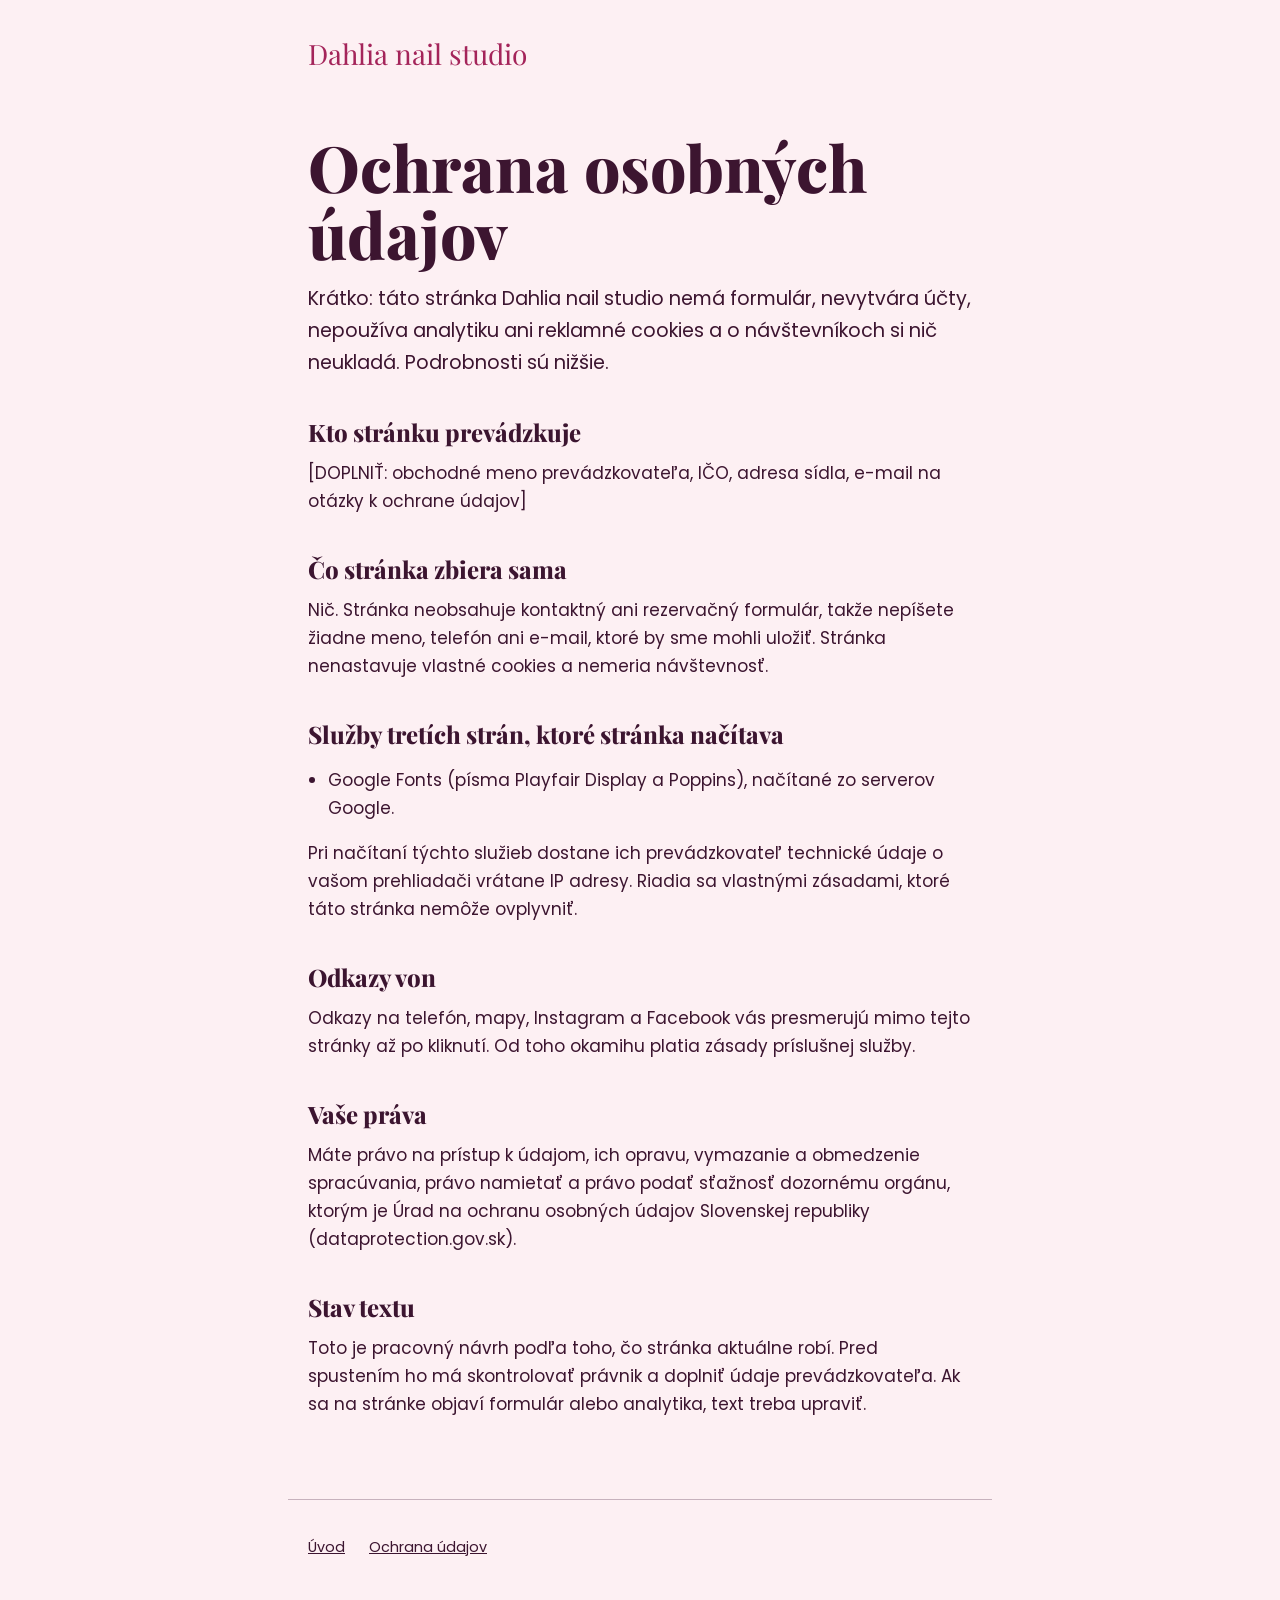
<file: ochrana-udajov.html>
<!doctype html>
<html lang="sk">
<head>
  <meta charset="utf-8">
  <meta name="viewport" content="width=device-width, initial-scale=1">
  <title>Ochrana údajov | Dahlia nail studio</title>
  <meta name="description" content="Aké údaje spracúva stránka Dahlia nail studio. Návrh na kontrolu právnikom.">
  <meta name="robots" content="noindex">
  <meta name="theme-color" content="#f6cfdc">
  <link rel="icon" href="assets/favicon.svg" type="image/svg+xml">
  <link rel="preconnect" href="https://fonts.googleapis.com">
  <link rel="preconnect" href="https://fonts.gstatic.com" crossorigin>
  <link href="https://fonts.googleapis.com/css2?family=Playfair+Display:wght@700;800&family=Poppins:wght@400;500;600&display=swap" rel="stylesheet">
  <link rel="stylesheet" href="style.css">
  <link rel="stylesheet" href="page.css">
</head>
<body class="page-body">
  <main class="page">
    <a class="page-home" href="./">Dahlia nail studio</a>
    <div class="page-content">
      <h1>Ochrana osobných údajov</h1>
      <p class="page-lead">Krátko: táto stránka Dahlia nail studio nemá formulár, nevytvára účty, nepoužíva analytiku ani reklamné cookies a o návštevníkoch si nič neukladá. Podrobnosti sú nižšie.</p>

      <h2>Kto stránku prevádzkuje</h2>
      <p>[DOPLNIŤ: obchodné meno prevádzkovateľa, IČO, adresa sídla, e-mail na otázky k ochrane údajov]</p>

      <h2>Čo stránka zbiera sama</h2>
      <p>Nič. Stránka neobsahuje kontaktný ani rezervačný formulár, takže nepíšete žiadne meno, telefón ani e-mail, ktoré by sme mohli uložiť. Stránka nenastavuje vlastné cookies a nemeria návštevnosť.</p>

      <h2>Služby tretích strán, ktoré stránka načítava</h2>
      <ul>
        <li>Google Fonts (písma Playfair Display a Poppins), načítané zo serverov Google.</li>
      </ul>
      <p>Pri načítaní týchto služieb dostane ich prevádzkovateľ technické údaje o vašom prehliadači vrátane IP adresy. Riadia sa vlastnými zásadami, ktoré táto stránka nemôže ovplyvniť.</p>

      <h2>Odkazy von</h2>
      <p>Odkazy na telefón, mapy, Instagram a Facebook vás presmerujú mimo tejto stránky až po kliknutí. Od toho okamihu platia zásady príslušnej služby.</p>

      <h2>Vaše práva</h2>
      <p>Máte právo na prístup k údajom, ich opravu, vymazanie a obmedzenie spracúvania, právo namietať a právo podať sťažnosť dozornému orgánu, ktorým je Úrad na ochranu osobných údajov Slovenskej republiky (dataprotection.gov.sk).</p>

      <h2>Stav textu</h2>
      <p>Toto je pracovný návrh podľa toho, čo stránka aktuálne robí. Pred spustením ho má skontrolovať právnik a doplniť údaje prevádzkovateľa. Ak sa na stránke objaví formulár alebo analytika, text treba upraviť.</p>

    </div>
  </main>
  <footer class="page-footer">
    <a href="./">Úvod</a>
    <a href="ochrana-udajov.html">Ochrana údajov</a>
  </footer>
</body>
</html>
</file>
<file: style.css>
:root {
  --hero-bg: var(--bg);
  --hero-ink: var(--ink);
  --display-weight: 600;
  --display-leading: 1.02;
  --display-tracking: 0;
  --display-case: none;
  --radius: 8px;
  --radius-button: 6px;
  --space-1: 0.5rem;
  --space-2: 1rem;
  --space-3: 1.5rem;
  --space-4: 2.5rem;
  --space-5: 4rem;
  --space-6: 6rem;
  --gutter: 1.25rem;
  --dock-height: 4.75rem;
  --divider-height: 2.25rem;
  --bg: #fdf0f3;
  --bg-alt: #f6cfdc;
  --ink: #3c1530;
  --ink-muted: #7a4e68;
  --accent: #a4245a;
  --accent-2: #e0809f;
  --on-accent: #ffffff;
  --line: rgba(60, 21, 48, 0.28);
  --hero-bg: #f6cfdc;
  --display-weight: 800;
  --display-leading: 1.02;
  --font-display: "Playfair Display", Georgia, serif;
  --font-body: "Poppins", "Segoe UI", sans-serif;
  --radius: 20px;
  --radius-button: 12px;
  --art-1: #a4245a;
  --art-2: #d85c8c;
  --art-3: #f4a9c4;
  --art-4: #fdf0f3;
  --art-5: #5b1840;
  --art-6: #e0809f;
}

*,
*::before,
*::after {
  box-sizing: border-box;
}

html {
  scroll-behavior: smooth;
  scroll-padding-top: 4.5rem;
}

body {
  margin: 0;
  padding-bottom: var(--dock-height);
  background: var(--bg);
  color: var(--ink);
  font-family: var(--font-body);
  font-size: 1.0625rem;
  line-height: 1.6;
}

svg {
  display: block;
  max-width: 100%;
}

a {
  color: inherit;
}

:focus-visible {
  outline: 3px solid var(--accent);
  outline-offset: 3px;
}

h1,
h2,
h3 {
  margin: 0;
  font-family: var(--font-display);
  font-weight: var(--display-weight);
  line-height: var(--display-leading);
  letter-spacing: var(--display-tracking);
  text-transform: var(--display-case);
}

h1 {
  font-size: clamp(2.5rem, 9.5vw, 5.25rem);
}

h2 {
  font-size: clamp(2.1rem, 7vw, 3.75rem);
}

p {
  margin: 0 0 1em;
}

.skip-link {
  position: absolute;
  left: var(--gutter);
  top: -4rem;
  z-index: 20;
  padding: 0.75rem 1rem;
  background: var(--accent);
  color: var(--on-accent);
}

.skip-link:focus {
  top: 0.75rem;
}

.topbar {
  display: flex;
  flex-wrap: wrap;
  align-items: center;
  justify-content: space-between;
  gap: 0.25rem var(--space-3);
  padding: 0.5rem var(--gutter);
  background: var(--hero-bg);
  color: var(--hero-ink);
}

.brand {
  display: inline-flex;
  align-items: center;
  gap: 0.6rem;
  min-height: 2.75rem;
  font-family: var(--font-display);
  font-size: var(--brand-size, 1.5rem);
  font-weight: var(--display-weight);
  letter-spacing: var(--display-tracking);
  text-transform: var(--display-case);
  text-decoration: none;
}

.brand-mark {
  flex: none;
  width: 1.9rem;
  height: 1.9rem;
}

.topbar-nav {
  display: flex;
  align-items: center;
  gap: var(--space-2);
  font-size: 0.98rem;
  font-weight: 500;
}

.topbar-nav a:not(.button) {
  display: inline-block;
  padding: 0.7rem 0.15rem;
  text-decoration: none;
}

.topbar-nav a:not(.button):hover {
  text-decoration: underline;
  text-underline-offset: 0.25em;
}

.topbar-nav .topbar-cta {
  display: none;
  min-height: 2.75rem;
}

.button {
  display: inline-flex;
  align-items: center;
  justify-content: center;
  min-height: 3.25rem;
  padding: 0.75rem var(--space-3);
  border: 2px solid var(--accent);
  border-radius: var(--radius-button);
  background: var(--accent);
  color: var(--on-accent);
  font-family: var(--font-body);
  font-weight: 700;
  text-decoration: none;
  text-align: center;
  transition: background-color 0.2s, color 0.2s, border-color 0.2s;
}

.button:hover {
  background: transparent;
  color: inherit;
}

.button-ghost {
  background: transparent;
  border-color: currentColor;
  color: inherit;
}

.button-ghost:hover {
  background: var(--accent);
  border-color: var(--accent);
  color: var(--on-accent);
}

.actions {
  display: flex;
  flex-wrap: wrap;
  gap: 0.75rem;
}

.hero {
  display: grid;
  gap: var(--space-3);
  align-items: center;
  padding: var(--space-2) var(--gutter) var(--space-5);
  background: var(--hero-bg);
  color: var(--hero-ink);
}

.hero-art {
  order: -1;
  justify-self: center;
}

.hero-art svg {
  width: auto;
  height: min(15rem, 32svh);
  max-width: 100%;
}

.hero-kicker {
  margin: 0 0 var(--space-2);
  font-size: 0.82rem;
  font-weight: 700;
  letter-spacing: 0.16em;
  text-transform: uppercase;
  opacity: 0.8;
}

.hero-lede {
  max-width: 30rem;
  margin: var(--space-2) 0;
  font-size: 1.18rem;
  line-height: 1.5;
}

.hero-rating {
  margin: 0 0 var(--space-3);
  font-size: 0.95rem;
  opacity: 0.85;
}

.hero-rating strong {
  font-family: var(--font-display);
  font-size: 1.35rem;
}

.hero .actions {
  display: none;
}

.hero--center {
  text-align: center;
}

.hero--center .hero-lede {
  margin-inline: auto;
}

.hero--center .actions {
  justify-content: center;
}

.divider {
  height: var(--divider-height);
  background: var(--bg) url("assets/motif.svg") repeat-x center / auto 100%;
}

.section-inner {
  max-width: 72rem;
  margin: 0 auto;
  padding: var(--space-5) var(--gutter);
}

.offer-intro {
  max-width: 34rem;
  margin: var(--space-2) 0 0;
  color: var(--ink-muted);
}

.offer-list {
  margin: var(--space-4) 0 0;
  padding: 0;
  list-style: none;
}

.offer-name {
  font-family: var(--font-display);
  font-weight: var(--display-weight);
  font-size: 1.6rem;
  line-height: 1.15;
  text-transform: var(--display-case);
  letter-spacing: var(--display-tracking);
}

.placeholder {
  border-bottom: 1px dashed currentColor;
  color: var(--ink-muted);
  font-family: var(--font-body);
  font-size: 0.92rem;
  font-weight: 400;
  letter-spacing: 0;
  text-transform: none;
}

.offer--menu .offer-list li {
  display: flex;
  align-items: baseline;
  gap: 0.75rem;
  padding: 0.9rem 0;
}

.offer--menu .offer-gap {
  flex: 1;
  min-width: 1rem;
  border-bottom: 2px dotted var(--line);
}

.offer--menu .offer-list {
  max-width: 44rem;
}

.offer--numbered .offer-list {
  counter-reset: item;
  border-top: 1px solid var(--line);
}

.offer--numbered .offer-list li {
  display: grid;
  grid-template-columns: 3.25rem 1fr;
  align-items: baseline;
  column-gap: var(--space-2);
  padding: var(--space-3) 0;
  border-bottom: 1px solid var(--line);
  counter-increment: item;
}

.offer--numbered .offer-list li::before {
  content: counter(item, decimal-leading-zero);
  grid-row: span 2;
  color: var(--accent-2);
  font-family: var(--font-display);
  font-size: 1.6rem;
}

.offer--numbered .offer-name {
  font-size: clamp(1.8rem, 5vw, 2.6rem);
}

.offer--numbered .placeholder {
  grid-column: 2;
  justify-self: start;
  margin-top: 0.35rem;
}

.offer--numbered .offer-gap,
.offer--tiles .offer-gap,
.offer--chips .offer-gap {
  display: none;
}

.offer--tiles .offer-list {
  display: grid;
  gap: var(--space-2);
}

.offer--tiles .offer-list li {
  padding: var(--space-3);
  border: 1px solid var(--line);
  border-top: 6px solid var(--accent);
  border-radius: var(--radius);
  background: var(--bg-alt);
}

.offer--tiles .offer-list li:nth-child(even) {
  border-top-color: var(--accent-2);
}

.offer--tiles .offer-name,
.offer--tiles .placeholder {
  display: block;
}

.offer--tiles .placeholder {
  display: inline-block;
  margin-top: 0.5rem;
}

.offer--chalk .section-inner {
  max-width: 60rem;
}

.offer--chalk .offer-board {
  margin-top: var(--space-4);
  padding: var(--space-3);
  border: 8px solid var(--board-frame);
  border-radius: var(--radius);
  background: var(--board-bg);
  color: var(--board-ink);
}

.offer--chalk .offer-list {
  margin: 0;
}

.offer--chalk .offer-list li {
  display: flex;
  align-items: baseline;
  gap: 0.75rem;
  padding: 0.8rem 0;
  border-bottom: 1px dashed rgba(255, 255, 255, 0.35);
}

.offer--chalk .offer-list li:last-child {
  border-bottom: 0;
}

.offer--chalk .offer-gap {
  flex: 1;
}

.offer--chalk .placeholder {
  color: inherit;
  opacity: 0.8;
}

.offer--chips .offer-list {
  display: flex;
  flex-wrap: wrap;
  gap: 0.75rem;
}

.offer--chips .offer-list li {
  display: flex;
  flex-direction: column;
  gap: 0.25rem;
  padding: 0.9rem 1.25rem;
  border: 2px solid var(--ink);
  border-radius: var(--radius);
}

.offer--chips .offer-list li:nth-child(3n + 2) {
  background: var(--accent);
  border-color: var(--accent);
  color: var(--on-accent);
}

.offer--chips .offer-list li:nth-child(3n + 2) .placeholder {
  color: inherit;
}

.visit {
  background: var(--bg-alt);
}

.visit-grid {
  display: grid;
  gap: var(--space-4);
  margin-top: var(--space-4);
}

.label {
  display: block;
  margin-bottom: 0.5rem;
  color: var(--ink-muted);
  font-size: 0.8rem;
  font-weight: 700;
  letter-spacing: 0.16em;
  text-transform: uppercase;
}

.visit address {
  font-style: normal;
}

.visit address p {
  margin-bottom: 0.25rem;
}

.visit p a,
.contact-links a {
  display: inline-block;
  padding: 0.55rem 0;
  font-weight: 600;
}

.visit p a {
  padding: 0.55rem 0;
}

.visit-rating strong {
  font-family: var(--font-display);
  font-size: 2.5rem;
  line-height: 1;
}

.map {
  display: block;
  width: 100%;
  height: 20rem;
  margin-top: var(--space-4);
  border: 0;
  border-radius: var(--radius);
}

.footer {
  padding: var(--space-3) var(--gutter) var(--space-4);
  background: var(--footer-bg, var(--ink));
  color: var(--footer-ink, var(--bg));
  font-size: 0.9rem;
}

.footer-links {
  display: flex;
  flex-wrap: wrap;
  gap: var(--space-3);
  margin: 0;
}

.footer-links a {
  display: inline-block;
  padding: 0.7rem 0;
}

.footer-note {
  margin: var(--space-1) 0 0;
  opacity: 0.8;
}

.dock {
  position: fixed;
  inset: auto 0 0 0;
  z-index: 15;
  display: grid;
  grid-template-columns: 1.4fr 1fr;
  gap: 0.75rem;
  padding: 0.75rem var(--gutter) calc(0.75rem + env(safe-area-inset-bottom));
  background: var(--footer-bg, var(--ink));
  color: var(--footer-ink, var(--bg));
  border-top: 1px solid var(--line);
}

@media (min-width: 48rem) {
  :root {
    --gutter: 3rem;
  }

  body {
    padding-bottom: 0;
  }

  .dock {
    display: none;
  }

  .topbar {
    padding-block: 0.75rem;
  }

  .topbar-nav .topbar-cta {
    display: inline-flex;
  }

  .hero {
    grid-template-columns: minmax(0, 1.1fr) minmax(0, 0.9fr);
    gap: var(--space-5);
    min-height: min(44rem, calc(100svh - 4.5rem));
    padding-top: var(--space-4);
  }

  .hero--center {
    grid-template-columns: minmax(0, 1fr);
    gap: var(--space-4);
    align-content: center;
  }

  .hero--center .hero-art {
    order: 0;
  }

  .hero-art {
    order: 0;
    justify-self: end;
  }

  .hero--reverse .hero-art {
    order: -1;
    justify-self: start;
  }

  .hero-art svg {
    height: min(34rem, 68svh);
  }

  .hero--center .hero-art svg {
    height: min(21rem, 36svh);
  }

  .hero .actions {
    display: flex;
  }

  .offer--tiles .offer-list {
    grid-template-columns: repeat(3, 1fr);
  }

  .visit-grid {
    grid-template-columns: repeat(3, 1fr);
    gap: var(--space-5);
  }
}

@media (min-width: 75rem) {
  :root {
    --gutter: max(4rem, calc((100vw - 76rem) / 2));
  }
}

@media (prefers-reduced-motion: reduce) {
  html {
    scroll-behavior: auto;
  }

  .button {
    transition: none;
  }
}

.hero-banner {
  grid-column: 1 / -1;
  order: -2;
  margin: calc(var(--space-2) * -1) calc(var(--gutter) * -1) 0;
}

.hero-banner {
  align-self: start;
}

.hero:has(.hero-banner) {
  align-content: start;
}

.hero-banner svg {
  display: block;
  width: 100%;
  height: auto;
}

.hero-art {
  position: relative;
}

.idea-hint {
  margin: var(--space-1) 0 0;
  font-size: 0.85rem;
  text-align: center;
  opacity: 0.75;
}

.controls {
  display: flex;
  flex-wrap: wrap;
  justify-content: center;
  gap: 0.5rem;
  margin-top: var(--space-2);
}

.control {
  min-height: 2.75rem;
  padding: 0.5rem 1rem;
  border: 2px solid currentColor;
  border-radius: var(--radius-button);
  background: transparent;
  color: inherit;
  font: inherit;
  font-size: 0.95rem;
  font-weight: 600;
  cursor: pointer;
  transition: background-color 0.2s, color 0.2s, border-color 0.2s;
}

.control:hover,
.control[aria-pressed="true"] {
  background: var(--accent);
  border-color: var(--accent);
  color: var(--on-accent);
}

@media (prefers-reduced-motion: reduce) {
  *,
  *::before,
  *::after {
    transition: none !important;
    animation: none !important;
  }

  .control[data-replay] {
    display: none;
  }
}

.art [role="button"],
.art a {
  cursor: pointer;
}

.art [role="button"]:focus-visible,
.art a:focus-visible {
  outline: 3px solid var(--accent);
  outline-offset: 4px;
}

.block {
  --s-bg: var(--bg);
  --s-ink: var(--ink);
  --s-muted: var(--ink-muted);
  --s-line: var(--line);
  --s-accent: var(--accent);
  --s-on-accent: var(--on-accent);
  position: relative;
  background: var(--s-bg);
  color: var(--s-ink);
}

.tone-alt {
  --s-bg: var(--bg-alt);
}

.tone-ink {
  --s-bg: var(--ink);
  --s-ink: var(--bg);
  --s-muted: color-mix(in srgb, var(--bg) 76%, var(--ink));
  --s-line: color-mix(in srgb, var(--bg) 26%, transparent);
  --s-accent: var(--tone-ink-accent, color-mix(in srgb, var(--accent) 55%, var(--bg)));
  --s-on-accent: var(--ink);
}

.tone-accent {
  --s-bg: var(--accent);
  --s-ink: var(--on-accent);
  --s-muted: var(--on-accent);
  --s-line: color-mix(in srgb, var(--on-accent) 36%, transparent);
  --s-accent: var(--on-accent);
  --s-on-accent: var(--accent);
}

.block-inner {
  padding: var(--space-5) var(--gutter);
}

.block-title {
  max-width: 18ch;
  font-size: clamp(2.3rem, 6.4vw, 4.75rem);
}

.block-lead {
  max-width: 38rem;
  margin: var(--space-2) 0 0;
  color: var(--s-muted);
  font-size: 1.16rem;
  line-height: 1.5;
}

.block-lead:empty {
  display: none;
}

.block-note {
  max-width: 38rem;
  margin: var(--space-3) 0 0;
  color: var(--s-muted);
  font-size: 0.9rem;
}

.block .button {
  border-color: var(--s-accent);
  background: var(--s-accent);
  color: var(--s-on-accent);
}

.block .button:hover {
  background: transparent;
  color: var(--s-ink);
}

.block .button-ghost {
  border-color: currentColor;
  background: transparent;
  color: var(--s-ink);
}

.block .button-ghost:hover {
  border-color: var(--s-accent);
  background: var(--s-accent);
  color: var(--s-on-accent);
}

.statement-text {
  max-width: 24ch;
  margin: 0;
  font-family: var(--font-display);
  font-size: clamp(2.2rem, 6.6vw, 5.4rem);
  font-weight: var(--display-weight);
  line-height: 1.04;
  letter-spacing: var(--display-tracking);
  text-transform: var(--display-case);
}

.statement-text em {
  color: var(--s-accent);
  font-style: normal;
}

.statement-facts {
  display: grid;
  gap: var(--space-3);
  margin: var(--space-4) 0 0;
  padding: var(--space-3) 0 0;
  border-top: 1px solid var(--s-line);
}

.statement-facts dt {
  margin-bottom: 0.25rem;
  color: var(--s-muted);
  font-size: 0.8rem;
  font-weight: 700;
  letter-spacing: 0.14em;
  text-transform: uppercase;
}

.statement-facts dd {
  margin: 0;
  font-family: var(--font-display);
  font-size: clamp(1.35rem, 3vw, 1.85rem);
  font-weight: var(--display-weight);
  line-height: 1.15;
}

.rows {
  margin: var(--space-4) 0 0;
  padding: 0;
  list-style: none;
  border-top: 1px solid var(--s-line);
}

.row {
  display: grid;
  gap: var(--space-1);
  padding: var(--space-3) 0;
  border-bottom: 1px solid var(--s-line);
}

.row-name {
  font-family: var(--font-display);
  font-size: clamp(1.75rem, 4.6vw, 3rem);
  font-weight: var(--display-weight);
  line-height: 1.06;
  letter-spacing: var(--display-tracking);
  text-transform: var(--display-case);
}

.row-text {
  max-width: 34rem;
  margin: 0;
  color: var(--s-muted);
}

.steps {
  display: grid;
  gap: var(--space-4);
  margin: var(--space-4) 0 0;
  padding: 0;
  list-style: none;
  counter-reset: step;
}

.step {
  position: relative;
  padding-left: 3.75rem;
  counter-increment: step;
}

.step::before {
  content: counter(step);
  position: absolute;
  top: -0.2rem;
  left: 0;
  display: grid;
  place-items: center;
  width: 2.75rem;
  height: 2.75rem;
  border-radius: var(--radius);
  background: var(--s-accent);
  color: var(--s-on-accent);
  font-family: var(--font-display);
  font-size: 1.35rem;
  font-weight: var(--display-weight);
}

.step-art {
  width: 100%;
  max-width: 13rem;
  margin-bottom: var(--space-2);
}

.step-title {
  font-size: 1.5rem;
  line-height: 1.15;
}

.step-text {
  margin: 0.4rem 0 0;
  color: var(--s-muted);
}

.week-head {
  display: grid;
  gap: var(--space-3);
}

.week-status {
  display: inline-flex;
  align-items: center;
  gap: 0.6rem;
  margin: 0;
  font-weight: 700;
}

.week-status::before {
  content: "";
  width: 0.7rem;
  height: 0.7rem;
  border-radius: 50%;
  background: var(--s-muted);
}

.week-status[data-open="true"]::before {
  background: var(--s-accent);
}

.week {
  margin: var(--space-4) 0 0;
  padding: 0;
  list-style: none;
}

.week-day {
  display: grid;
  grid-template-columns: 2.5rem minmax(0, 1fr) auto;
  align-items: center;
  gap: var(--space-2);
  min-height: 3rem;
  border-top: 1px solid var(--s-line);
}

.week-day.is-today {
  font-weight: 700;
}

.week-track {
  position: relative;
  height: 0.75rem;
  border-radius: 2px;
  background: color-mix(in srgb, var(--s-ink) 9%, transparent);
}

.week-bar {
  position: absolute;
  top: 0;
  bottom: 0;
  left: var(--from);
  width: var(--span);
  border-radius: 2px;
  background: color-mix(in srgb, var(--s-accent) 62%, var(--s-bg));
}

.week-day.is-today .week-bar {
  background: var(--s-accent);
}

.week-time {
  min-width: 6.4rem;
  font-variant-numeric: tabular-nums;
  text-align: right;
}

.notes {
  display: grid;
  gap: 0;
  margin: var(--space-4) 0 0;
  padding: 0;
  list-style: none;
  border-top: 1px solid var(--s-line);
}

.note {
  display: grid;
  gap: 0.2rem;
  padding: var(--space-2) 0;
  border-bottom: 1px solid var(--s-line);
}

.note-title {
  font-weight: 700;
}

.note-text {
  margin: 0;
  color: var(--s-muted);
}

.note-text a {
  display: inline-block;
  padding: 0.65rem 0;
  color: var(--s-ink);
  font-weight: 700;
}

.place-grid {
  display: grid;
}

.place-map {
  position: relative;
  min-height: 21rem;
  overflow: hidden;
  background: var(--bg-alt);
}

.street-map {
  position: absolute;
  inset: 0;
  width: 100%;
  height: 100%;
  max-width: none;
}

.map-street {
  font-family: var(--font-body);
  font-size: 15px;
  font-weight: 600;
  letter-spacing: 0.03em;
  paint-order: stroke;
  stroke: var(--bg);
  stroke-width: 4px;
  stroke-linejoin: round;
}

.map-pin-label {
  font-family: var(--font-display);
  font-size: 24px;
  font-weight: var(--display-weight);
  paint-order: stroke;
  stroke: var(--bg);
  stroke-width: 6px;
  stroke-linejoin: round;
}

.place-credit {
  position: absolute;
  right: 0;
  bottom: 0;
  z-index: 1;
  padding: 0.15rem 0.5rem;
  background: color-mix(in srgb, var(--s-bg) 82%, transparent);
  font-size: 0.72rem;
}

.place-copy {
  padding: var(--space-5) var(--gutter);
}

.place-copy .block-title {
  font-size: clamp(2rem, 3.6vw, 3.25rem);
}

.block-title,
.statement-text,
.closing-title,
.row-name,
.step-title {
  overflow-wrap: break-word;
  hyphens: auto;
}

.place-address {
  margin: var(--space-3) 0 0;
  font-style: normal;
  font-size: 1.2rem;
  line-height: 1.4;
}

.place-text {
  max-width: 30rem;
  margin: var(--space-2) 0 0;
  color: var(--s-muted);
}

.place-links {
  display: grid;
  justify-items: start;
  gap: 0.15rem;
  margin: var(--space-3) 0 0;
  padding: 0;
  list-style: none;
}

.place-links a {
  display: inline-block;
  padding: 0.6rem 0;
  font-weight: 700;
}

.photo-band {
  margin: 0;
}

.photo-band img {
  display: block;
  width: 100%;
  height: clamp(20rem, 62vw, 40rem);
  object-fit: cover;
}

.photo-band figcaption {
  padding: var(--space-1) var(--gutter);
  background: var(--s-bg);
  color: var(--s-muted);
  font-size: 0.8rem;
}

.closing-grid {
  display: grid;
  gap: var(--space-4);
}

.closing-title {
  max-width: 14ch;
  font-size: clamp(2.6rem, 8.6vw, 6.5rem);
}

.closing-score {
  margin: 0;
}

.closing-score strong {
  display: block;
  margin-bottom: 0.4rem;
  font-variant-numeric: lining-nums;
  font-family: var(--font-display);
  font-size: clamp(4rem, 13vw, 8.5rem);
  font-weight: var(--display-weight);
  line-height: 1;
}

.closing .actions {
  margin-top: var(--space-3);
}

.topbar-nav a:not(.button) {
  white-space: nowrap;
}

.dock {
  grid-template-columns: 1.9fr 1fr;
}

.dock .button {
  padding-inline: 0.5rem;
  font-size: clamp(0.84rem, 3.9vw, 0.98rem);
  line-height: 1.15;
}

@media (max-width: 47.99rem) {
  .topbar {
    flex-wrap: nowrap;
    gap: 0.75rem;
  }

  .brand {
    min-width: 0;
    white-space: nowrap;
  }

  .topbar-nav {
    gap: 0.7rem;
    font-size: 0.9rem;
  }

  .topbar-nav a:not(.button):nth-of-type(n + 3) {
    display: none;
  }
}

@media (min-width: 48rem) {
  .block-inner {
    padding-block: var(--space-6);
  }

  .statement-facts {
    grid-template-columns: repeat(auto-fit, minmax(11rem, 1fr));
    gap: var(--space-4);
  }

  .row {
    grid-template-columns: minmax(0, 1fr) minmax(0, 1fr);
    align-items: baseline;
    gap: var(--space-4);
  }

  .steps {
    grid-template-columns: repeat(var(--step-count, 3), minmax(0, 1fr));
    gap: var(--space-3);
  }

  .step {
    padding-left: 0;
    padding-top: 3.75rem;
  }

  .week-head {
    grid-template-columns: minmax(0, 1fr) auto;
    align-items: end;
  }

  .notes {
    grid-template-columns: repeat(2, minmax(0, 1fr));
    column-gap: var(--space-5);
  }

  .place-grid {
    grid-template-columns: minmax(0, 1.5fr) minmax(0, 1fr);
    min-height: 40rem;
  }

  .place-grid--flip .place-map {
    order: 1;
  }

  .place-copy {
    align-self: center;
    padding-left: var(--space-5);
  }

  .place-grid--flip .place-copy {
    padding-right: var(--space-5);
    padding-left: var(--gutter);
  }

  .closing-grid {
    grid-template-columns: minmax(0, 1fr) auto;
    align-items: end;
  }
}

.nails {
  --nail: #b0335f;
  display: grid;
  grid-template-columns: repeat(2, minmax(0, 1fr));
  gap: var(--space-3) var(--space-2);
  margin: var(--space-4) 0 0;
  padding: 0;
  list-style: none;
}

.nail svg {
  width: 100%;
  max-width: 7rem;
  height: auto;
  margin-bottom: var(--space-1);
}

.nail-tip {
  fill: var(--nail);
  transition: fill 0.25s;
}

.nail h3 {
  font-size: 1.35rem;
}

.nail p {
  margin: 0.25rem 0 0;
  color: var(--s-muted);
  font-size: 0.95rem;
  line-height: 1.4;
}

.nail-swatches {
  display: flex;
  flex-wrap: wrap;
  gap: 0.6rem;
  margin-top: var(--space-3);
}

.nail-swatch {
  width: 2.75rem;
  height: 2.75rem;
  border: 3px solid var(--s-bg);
  border-radius: 50%;
  background: var(--shade);
  box-shadow: 0 0 0 1px var(--s-line);
  cursor: pointer;
}

.nail-swatch[aria-pressed="true"] {
  box-shadow: 0 0 0 3px var(--s-ink);
}

@media (min-width: 48rem) {
  .nails {
    grid-template-columns: repeat(6, minmax(0, 1fr));
  }
}
.fa1{fill:var(--art-1)}
.sa1{stroke:var(--art-1);fill:none}
.fa2{fill:var(--art-2)}
.sa2{stroke:var(--art-2);fill:none}
.fa3{fill:var(--art-3)}
.sa3{stroke:var(--art-3);fill:none}
.fa4{fill:var(--art-4)}
.sa4{stroke:var(--art-4);fill:none}
.fa5{fill:var(--art-5)}
.sa5{stroke:var(--art-5);fill:none}
.fa6{fill:var(--art-6)}
.sa6{stroke:var(--art-6);fill:none}
.fn{fill:none}
.fb{fill:var(--hero-bg)}
.art-text{font-family:var(--font-display);font-weight:var(--display-weight)}
.art{stroke-linecap:round;stroke-linejoin:round}
.swatch {
  width: 2.75rem;
  height: 2.75rem;
  border: 3px solid var(--bg);
  border-radius: 50%;
  background: var(--shade);
  cursor: pointer;
}

.swatch[aria-pressed="true"] {
  outline: 3px solid var(--ink);
  outline-offset: 2px;
}

.dahlia path,
.dahlia ellipse,
.dahlia rect,
.dahlia circle {
  transition: fill 0.4s, stroke 0.4s;
}

@media (prefers-reduced-motion: no-preference) {
.dahlia .ring {
  transform-origin: 190px 200px;
  animation: dahlia-bloom 0.9s cubic-bezier(0.2, 0.9, 0.3, 1) both;
  animation-delay: calc(var(--r) * 0.2s);
}

@keyframes dahlia-bloom {
  from { opacity: 0; transform: scale(0.1) rotate(-30deg); }
  to { opacity: 1; transform: scale(1) rotate(0); }
}
}
</file>
<file: page.css>
:root {
  --page-bg: var(--bg);
  --page-ink: var(--ink);
  --page-accent: var(--accent);
  --page-accent-ink: var(--on-accent);
  --page-line: var(--line);
  --page-display-font: var(--font-display);
  --page-body-font: var(--font-body);
}

.page-body {
  min-height: 100vh;
  padding-bottom: 0;
  background: var(--page-bg);
  color: var(--page-ink);
  font-family: var(--page-body-font);
}

.page {
  max-width: 44rem;
  margin: 0 auto;
  padding: 1.5rem 1.25rem 4rem;
}

.page-home {
  display: inline-block;
  margin-bottom: 3rem;
  padding: 0.5rem 0;
  color: var(--page-accent);
  font-family: var(--page-display-font);
  font-size: 1.75rem;
  text-decoration: none;
}

.page-content h1 {
  margin-bottom: 1rem;
  font-family: var(--page-display-font);
  font-size: clamp(2.5rem, 8vw, 4rem);
  line-height: 1.05;
}

.page-content h2 {
  margin: 2.5rem 0 0.75rem;
  font-family: var(--page-display-font);
  font-size: 1.5rem;
  line-height: 1.2;
}

.page-content p,
.page-content li {
  line-height: 1.65;
}

.page-content ul {
  padding-left: 1.25rem;
}

.page-lead {
  font-size: 1.2rem;
}

.page-code {
  margin: 0;
  color: var(--page-accent);
  font-family: var(--page-display-font);
  font-size: clamp(5rem, 24vw, 10rem);
  line-height: 1;
}

.page-button {
  display: inline-flex;
  align-items: center;
  min-height: 3.25rem;
  padding: 0.75rem 1.5rem;
  background: var(--page-accent);
  color: var(--page-accent-ink);
  font-weight: 700;
  text-decoration: none;
}

.page-button:hover {
  background: var(--page-ink);
}

.page-content a:not(.page-button) {
  text-decoration-color: var(--page-accent);
  text-underline-offset: 0.2em;
}

.page-footer {
  display: flex;
  gap: 1.5rem;
  max-width: 44rem;
  margin: 0 auto;
  padding: 1.5rem 1.25rem 2.5rem;
  border-top: 1px solid var(--page-line);
  font-size: 0.9rem;
}

.page-footer a {
  display: inline-block;
  padding: 0.75rem 0;
}

.page-content p a:not(.page-button) {
  display: inline-block;
  padding: 0.5rem 0;
}
</file>
